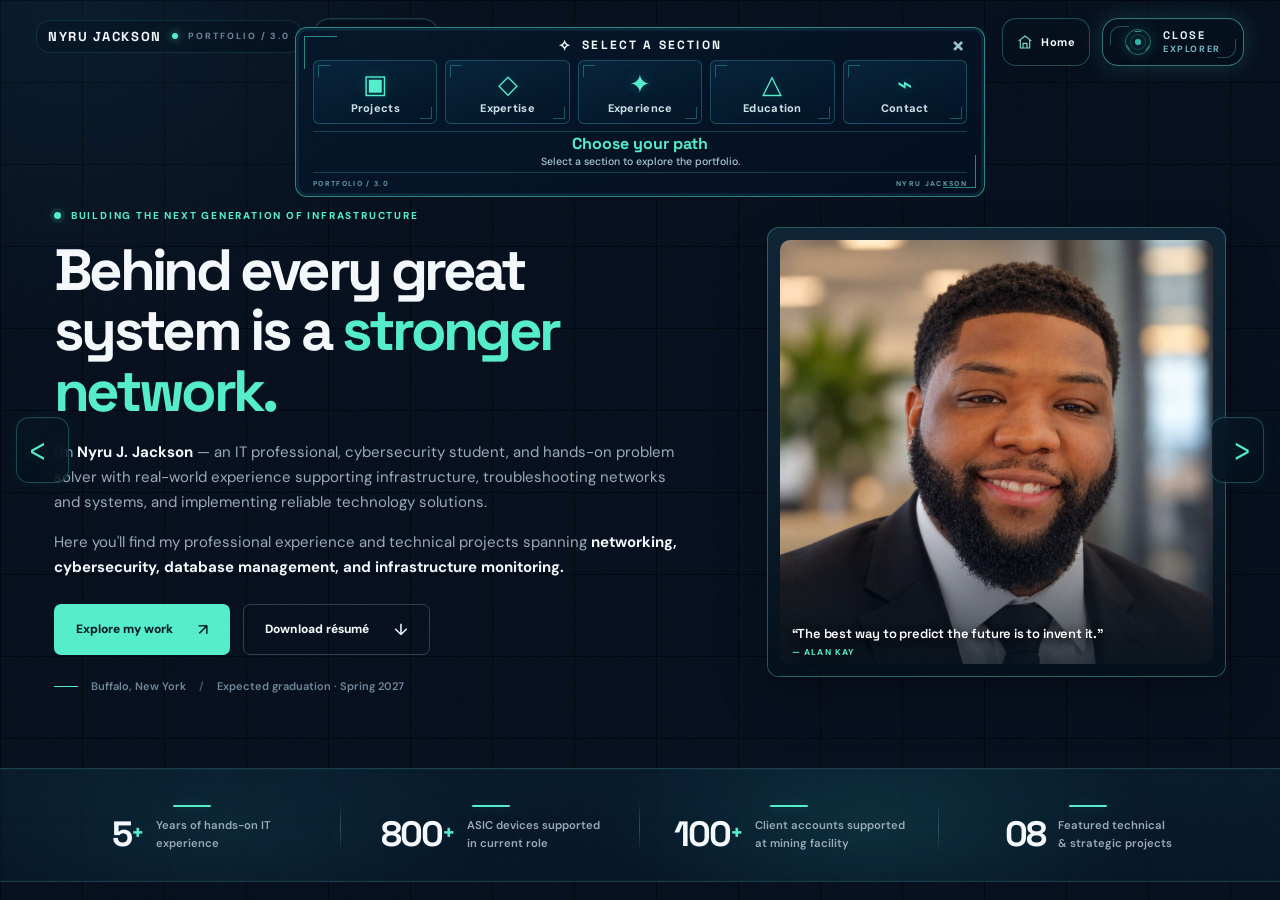
<file: index.html>
<!doctype html>
<html lang="en">
<head>
  <meta charset="utf-8">
  <meta name="viewport" content="width=device-width, initial-scale=1">
  <meta name="theme-color" content="#08111f">
  <script>
    (()=>{
      const root=document.documentElement;
      root.dataset.theme='dark';
      let saved=null;
      try{saved=localStorage.getItem('nj-portfolio-motion')}catch(e){}
      const systemPrefersReduced=window.matchMedia?.('(prefers-reduced-motion: reduce)').matches;
      root.dataset.motion=saved==='on'?'on':saved==='off'?'off':systemPrefersReduced?'off':'on';
    })();
  </script>
  <meta name="description" content="Nyru J. Jackson’s IT portfolio showcasing professional infrastructure support, networking, cybersecurity, systems troubleshooting, database work, and hands-on technical projects.">
  <meta property="og:type" content="website">
  <meta property="og:title" content="Nyru J. Jackson | Portfolio 3.0 — Dark Edition">
  <meta property="og:description" content="Networks. Security. Systems. Explore selected work, hands-on IT experience, and technical case studies.">
  <title>Nyru J. Jackson — Portfolio 3.0 — Dark Edition</title>
  <link rel="icon" href="assets/favicon.svg" type="image/svg+xml">
  <link rel="stylesheet" href="styles.css">
  <link rel="stylesheet" href="motion.css">
  <link rel="stylesheet" href="gallery.css">
  <link rel="stylesheet" href="sheikah-nav.css">
  <link rel="stylesheet" href="rune-selector.css">
  <link rel="stylesheet" href="rune-v8.css">
  <link rel="stylesheet" href="horizontal-chapters.css">
  <link rel="stylesheet" href="signal-deck.css">
  <link rel="stylesheet" href="signal-deck-v14.css">
  <link rel="stylesheet" href="interior-chapters-v15.css">
  <link rel="stylesheet" href="interior-chapters-v16.css">
  <link rel="stylesheet" href="interior-chapters-v17.css">
  <link rel="stylesheet" href="interior-chapters-v18.css">
  <link rel="stylesheet" href="interior-chapters-v19.css">
  <link rel="stylesheet" href="motion-toggle.css">
  <script src="script.js" defer></script>
  <script src="motion-toggle.js" defer></script>
  <script src="motion.js" defer></script>
  <script src="gallery.js" defer></script>
  <script src="edge-grid.js" defer></script>
  <script src="rune-selector.js" defer></script>
  <script src="horizontal-chapters.js" defer></script>
  <script src="chapter-life-v14.js" defer></script>
  <script src="interior-chapters-v17.js" defer></script>
  <script src="interior-chapters-v18.js" defer></script>
  <script src="interior-chapters-v19.js" defer></script>
  <script src="experience-corner-lights.js" defer></script>

</head>
<body>
  <a class="skip-link" href="#main">Skip to content</a>
  <div class="noise" aria-hidden="true"></div>
  <header class="sheikah-header" id="top">
    <div class="sheikah-identity">
      <a class="sheikah-brand" href="#top" aria-label="Back to top">
        <span class="sheikah-brand-title">NYRU JACKSON</span>
        <span class="sheikah-brand-dot" aria-hidden="true"></span>
        <span class="sheikah-brand-sub">PORTFOLIO / 3.0</span>
      </a>
      <button type="button" class="sheikah-motion" id="motion-toggle" aria-pressed="true" title="Turn animations off" aria-label="Animations are on. Turn animations off">
        <svg viewBox="0 0 24 24" fill="none" stroke="currentColor" stroke-width="1.8" stroke-linecap="round" stroke-linejoin="round" aria-hidden="true"><path id="motion-icon-path" d="M8 6v12M16 6v12"/></svg>
        <span id="motion-word">Animations On</span>
      </button>
    </div>

    <div class="sheikah-controls">
      <button type="button" id="chapter-home" class="chapter-home-button" aria-label="Go to home section" title="Back to Home">
        <svg viewBox="0 0 24 24" fill="none" stroke="currentColor" stroke-width="1.7" stroke-linecap="round" stroke-linejoin="round" aria-hidden="true"><path d="m3 10 9-7 9 7"/><path d="M5 9.5V21h14V9.5M9 21v-7h6v7"/></svg>
        <span>Home</span>
      </button>
      <div class="sheikah-menu-wrap">
        <button type="button" id="menu-toggle" class="sheikah-trigger" aria-controls="primary-nav compact-nav" aria-expanded="true" aria-label="Close explorer">
          <span class="sheikah-trigger-core" aria-hidden="true">
            <i></i><i></i><i></i>
          </span>
          <span class="sheikah-trigger-copy">
            <span class="sheikah-trigger-label" id="explorer-trigger-label">Close</span>
            <span class="sheikah-trigger-sub" id="explorer-trigger-sub">Explorer</span>
          </span>
        </button>

        <nav id="primary-nav" class="rune-selector open" aria-label="Portfolio sections">
          <div class="rune-selector-top"><span class="rune-top-decoration" aria-hidden="true">✧</span><span>SELECT A SECTION</span><button type="button" class="rune-close" id="rune-close" aria-label="Close navigation">×</button></div>
          <div class="rune-tiles" role="list">
            <a href="#work" class="rune-tile" role="listitem" data-label="Projects" data-detail="Case studies and technical projects"><span class="rune-glyph" aria-hidden="true">▣</span><span class="rune-name">Projects</span></a>
            <a href="#expertise" class="rune-tile" role="listitem" data-label="Expertise" data-detail="Networks, systems &amp; security"><span class="rune-glyph" aria-hidden="true">◇</span><span class="rune-name">Expertise</span></a>
            <a href="#experience" class="rune-tile" role="listitem" data-label="Experience" data-detail="Professional background"><span class="rune-glyph" aria-hidden="true">✦</span><span class="rune-name">Experience</span></a>
            <a href="#education" class="rune-tile" role="listitem" data-label="Education" data-detail="Studies and credentials"><span class="rune-glyph" aria-hidden="true">△</span><span class="rune-name">Education</span></a>
            <a href="#contact" class="rune-tile" role="listitem" data-label="Contact" data-detail="Get in touch"><span class="rune-glyph" aria-hidden="true">⌁</span><span class="rune-name">Contact</span></a>
          </div>
          <div class="rune-detail"><strong id="rune-detail-title">Choose your path</strong><span id="rune-detail-desc">Select a section to explore the portfolio.</span></div>
          <div class="rune-selector-footer"><span>PORTFOLIO / 3.0</span><span>NYRU JACKSON</span></div>
        </nav>
        <nav id="compact-nav" class="rune-selector rune-compact open" aria-label="Portfolio sections compact">
          <div class="rune-selector-top"><span class="rune-top-decoration" aria-hidden="true">✧</span><span>SELECT A SECTION</span><button type="button" class="rune-close" id="rune-close-compact" aria-label="Close navigation">×</button></div>
          <div class="rune-tiles" role="list">
            <a href="#work" class="rune-tile" role="listitem" data-label="Projects" data-detail="Case studies and technical projects"><span class="rune-glyph" aria-hidden="true">▣</span><span class="rune-name">Projects</span></a>
            <a href="#expertise" class="rune-tile" role="listitem" data-label="Expertise" data-detail="Networks, systems &amp; security"><span class="rune-glyph" aria-hidden="true">◇</span><span class="rune-name">Expertise</span></a>
            <a href="#experience" class="rune-tile" role="listitem" data-label="Experience" data-detail="Professional background"><span class="rune-glyph" aria-hidden="true">✦</span><span class="rune-name">Experience</span></a>
            <a href="#education" class="rune-tile" role="listitem" data-label="Education" data-detail="Studies and credentials"><span class="rune-glyph" aria-hidden="true">△</span><span class="rune-name">Education</span></a>
            <a href="#contact" class="rune-tile" role="listitem" data-label="Contact" data-detail="Get in touch"><span class="rune-glyph" aria-hidden="true">⌁</span><span class="rune-name">Contact</span></a>
          </div>
          <div class="rune-detail"><strong>Choose your path</strong><span>Select a section to explore the portfolio.</span></div>
          <div class="rune-selector-footer"><span>PORTFOLIO / 3.0</span><span>NYRU JACKSON</span></div>
        </nav>
      </div>
    </div>
  </header>

  <nav class="chapter-arrows" aria-label="Browse portfolio chapters">
    <button type="button" class="chapter-arrow chapter-arrow-prev" id="chapter-prev" title="Previous section" aria-label="Previous chapter">
      <span class="chapter-arrow-glyph" aria-hidden="true">‹</span>
      <span class="chapter-arrow-copy" id="chapter-prev-label">Contact</span>
    </button>
    <button type="button" class="chapter-arrow chapter-arrow-next" id="chapter-next" title="Next section" aria-label="Next chapter">
      <span class="chapter-arrow-copy" id="chapter-next-label">Work</span>
      <span class="chapter-arrow-glyph" aria-hidden="true">›</span>
    </button>
    <div class="chapter-position" role="status" aria-live="polite" aria-atomic="true" id="chapter-position">01 / 06 · HOME</div>
  </nav>

  <div class="chapter-deck-fx" id="chapter-deck-fx" aria-hidden="true">
    <span class="deck-screen-tint"></span>
    <span class="deck-sweep"></span>
    <span class="deck-label"><span class="deck-eyebrow" id="deck-eyebrow">PORTFOLIO // 02</span><span class="deck-name" id="deck-name">SELECTED WORK</span><span class="deck-line"></span></span>
  </div>

  <main id="main">
    <div class="experience-corner-lights" aria-hidden="true">
      <span class="experience-corner-spot spot-left"></span>
      <span class="experience-corner-spot spot-right"></span>
    </div>
    <div class="opening-screen">
      <div class="hero-grid-pattern" aria-hidden="true"></div>
      <div class="edge-grid-reactive" aria-hidden="true"></div>
      <div class="hero-code-streams" aria-hidden="true"><span class="code-stream stream-0">0F3A81B7E2C9</span><span class="code-stream stream-1">A79C40B3D0EF</span><span class="code-stream stream-2">011010101100</span><span class="code-stream stream-3">D8EF03A1B706</span><span class="code-stream stream-4">4F8C2E901D6A</span><span class="code-stream stream-5">9A72C0DB5F18</span><span class="code-stream stream-6">E4B8C107F2A9</span><span class="code-stream stream-7">02D7A6F9B103</span><span class="code-stream stream-8">8C42DA01F7B3</span><span class="code-stream stream-9">1F70B3A68E4D</span><span class="code-stream stream-10">B7A102FE403C</span><span class="code-stream stream-11">0A8BC53F219D</span></div>
    <section class="hero shell" aria-labelledby="hero-title">
      <div class="hero-copy">
        <div class="eyebrow"><span class="online-dot"></span> BUILDING THE NEXT GENERATION OF INFRASTRUCTURE</div>
        <h1 id="hero-title">Behind every great system is a <em>stronger network.</em></h1>
        <p class="hero-lede">I'm <strong>Nyru J. Jackson</strong> — an IT professional, cybersecurity student, and hands-on problem solver with real-world experience supporting infrastructure, troubleshooting networks and systems, and implementing reliable technology solutions.</p>
        <p class="hero-lede" style="margin-top: 18px">Here you'll find my professional experience and technical projects spanning <strong>networking, cybersecurity, database management, and infrastructure monitoring.</strong></p>
        <div class="hero-actions"><a class="btn btn-primary" href="#work">Explore my work <span aria-hidden="true">↗</span></a><a class="btn btn-outline" href="assets/Nyru_Jackson_Resume.docx" download>Download résumé <span aria-hidden="true">↓</span></a></div>
        <div class="hero-meta"><span class="meta-line"></span> Buffalo, New York <span class="separator">/</span> Expected graduation · Spring 2027</div>
      </div>
      <figure class="hero-photo-panel" aria-label="Professional portrait">
        <img src="assets/profile_headshot.jpg" alt="Professional portrait of Nyru J. Jackson in a suit" width="1118" height="1376" loading="eager" fetchpriority="high">
        <figcaption class="portrait-quote"><span class="portrait-quote-text">“The best way to predict the future is to invent it.”</span><span class="portrait-quote-author">— Alan Kay</span></figcaption>
      </figure>
    </section>

    <section class="metrics-wrap" aria-label="At a glance">
      <div class="shell metrics">
        <div class="metric"><div class="metric-content"><strong>5<span>+</span></strong><span>Years of hands-on IT<br>experience</span></div></div>
        <div class="metric"><div class="metric-content"><strong>800<span>+</span></strong><span>ASIC devices supported<br>in current role</span></div></div>
        <div class="metric"><div class="metric-content"><strong>100<span>+</span></strong><span>Client accounts supported<br>at mining facility</span></div></div>
        <div class="metric"><div class="metric-content"><strong>08</strong><span>Featured technical<br>& strategic projects</span></div></div>
      </div>
    </section>

    </div>

    <section aria-labelledby="expertise-title" class="feature-section" id="expertise"><svg aria-hidden="true" class="expertise-ambient" preserveaspectratio="xMidYMid slice" viewbox="0 0 1500 820">
<g fill="none" opacity=".36" stroke="currentColor" stroke-width="1.2"><path d="M0 180 225 86 490 250 760 126 1105 270 1500 75"></path><path d="M0 500 210 380 490 540 765 360 1080 580 1500 420"></path><path d="M210 380 225 86M490 250 490 540M765 360 760 126M1105 270 1080 580M0 500 490 250M490 540 1105 270"></path></g>
<g fill="currentColor" opacity=".55"><circle cx="225" cy="86" r="4"></circle><circle cx="490" cy="250" r="4"></circle><circle cx="760" cy="126" r="4"></circle><circle cx="1105" cy="270" r="4"></circle><circle cx="490" cy="540" r="4"></circle><circle cx="1080" cy="580" r="4"></circle></g>
</svg><div class="shell">
<div class="section-kicker"><span>02 / WHAT I BRING</span><span class="section-rule"></span></div>
<div class="expertise-head">
<div class="expertise-intro"><h2 id="expertise-title">Built for <em>the details.</em></h2><p>My experience crosses the full lifecycle of IT — from hardware and connectivity to architecture, access control, and technical documentation.</p></div>
<div aria-label="Interactive illustrative technology network map. Hover or focus a skill to light its connection." class="expertise-network-panel" role="group">
<div class="expertise-network-top"><span class="micro-label">SKILL CONNECTIONS / LIVE MAP</span><span class="map-label">ILLUSTRATIVE • INTERACTIVE</span></div>
<svg aria-label="Connected hub diagram with Networks, Security, Data, and Delivery. Hover a skill card to trace its connection." class="network-diagram network-diagram-v16" role="img" viewbox="0 0 760 390">
<defs><lineargradient id="skillroute" x1="0" x2="1" y1="0" y2="1"><stop stop-color="#55edca"></stop><stop offset="1" stop-color="#3b9aca"></stop></lineargradient><radialgradient id="skillcore"><stop stop-color="#1b817f" stop-opacity=".38"></stop><stop offset="1" stop-color="#0a2637" stop-opacity=".06"></stop></radialgradient></defs>
<g class="map-grid" opacity=".12" stroke="#4bbdba" stroke-width=".7"><path d="M0 65H760M0 130H760M0 195H760M0 260H760M0 325H760M76 0V390M152 0V390M228 0V390M304 0V390M380 0V390M456 0V390M532 0V390M608 0V390M684 0V390"></path></g>
<g class="map-link-group" fill="none" stroke="url(#skillroute)" stroke-width="2">
<path class="map-link" d="M380 193 C295 175 295 94 182 94" data-skill="0"></path>
<path class="map-link" d="M380 193 C467 165 475 94 577 94" data-skill="1"></path>
<path class="map-link" d="M380 193 C293 220 285 292 182 294" data-skill="2"></path>
<path class="map-link" d="M380 193 C468 230 466 292 577 294" data-skill="3"></path>
</g>
<g class="map-signal-dots" fill="#55edca"><circle class="signal-dot" data-skill="0" r="5"></circle><circle class="signal-dot" data-skill="1" r="5"></circle><circle class="signal-dot" data-skill="2" r="5"></circle><circle class="signal-dot" data-skill="3" r="5"></circle></g>
<circle class="map-core-halo" cx="380" cy="193" fill="url(#skillcore)" r="84" stroke="#55edca" stroke-opacity=".28"></circle>
<circle class="map-core-ring" cx="380" cy="193" fill="#0b293b" r="63" stroke="#56ddc8" stroke-opacity=".56" stroke-width="1"></circle>
<rect fill="#103d49" height="64" rx="11" stroke="#55edca" stroke-width="1.6" width="72" x="344" y="161"></rect>
<g class="map-core-lines" fill="none" stroke="#72eee1" stroke-width="1.8"><path d="M358 176h44v8h-44zM358 190h44v8h-44zM358 204h44v8h-44z"></path></g>
<text class="core-caption" text-anchor="middle" x="380" y="249">IT INFRASTRUCTURE</text>
<g aria-label="Highlight network infrastructure connection" class="map-point" data-skill="0" role="button" tabindex="0"><rect height="67" rx="11" width="206" x="76" y="60"></rect><circle cx="102" cy="93" r="9"></circle><text x="123" y="89">NETWORKS</text><text class="point-detail" x="123" y="105">CONNECTIVITY / SYSTEMS</text></g>
<g aria-label="Highlight cybersecurity connection" class="map-point" data-skill="1" role="button" tabindex="0"><rect height="67" rx="11" width="206" x="480" y="60"></rect><circle cx="506" cy="93" r="9"></circle><text x="528" y="89">SECURITY</text><text class="point-detail" x="528" y="105">ACCESS / HARDENING</text></g>
<g aria-label="Highlight data systems connection" class="map-point" data-skill="2" role="button" tabindex="0"><rect height="67" rx="11" width="206" x="76" y="260"></rect><circle cx="102" cy="293" r="9"></circle><text x="123" y="289">DATA</text><text class="point-detail" x="123" y="305">MODELS / INFORMATION</text></g>
<g aria-label="Highlight problem-solving and delivery connection" class="map-point" data-skill="3" role="button" tabindex="0"><rect height="67" rx="11" width="206" x="480" y="260"></rect><circle cx="506" cy="293" r="9"></circle><text x="528" y="289">DELIVERY</text><text class="point-detail" x="528" y="305">TESTING / DOCUMENTATION</text></g>
</svg>
<div class="expertise-network-bottom"><span class="online-dot"></span><span>HOVER A SKILL TO TRACE A CONNECTION</span><strong aria-live="polite" id="network-status">ALL SYSTEMS CONNECTED</strong></div>
</div>
</div>
<div class="expertise-grid">
<article aria-label="Highlight Networks &amp; infrastructure on network diagram" class="expertise-card" data-skill="0" tabindex="0"><span class="expertise-no">01</span><div class="expertise-symbol">⌘</div><h3>Networks &amp; infrastructure</h3><p>IP addressing, subnetting, connectivity diagnostics, hardware deployment, uptime monitoring, and performance optimization.</p><div class="tag-list"><span>TCP/IP</span><span>Subnetting</span><span>Infrastructure</span></div></article>
<article aria-label="Highlight Cybersecurity operations on network diagram" class="expertise-card" data-skill="1" tabindex="0"><span class="expertise-no">02</span><div class="expertise-symbol">◇</div><h3>Cybersecurity operations</h3><p>System hardening, identity and access management, least privilege, network segmentation, and audit-log analysis.</p><div class="tag-list"><span>CIS Controls</span><span>Linux</span><span>pfSense</span></div></article>
<article aria-label="Highlight Data &amp; information systems on network diagram" class="expertise-card" data-skill="2" tabindex="0"><span class="expertise-no">03</span><div class="expertise-symbol">▦</div><h3>Data &amp; information systems</h3><p>Relational database concepts, Microsoft Access forms and reports, SQL querying, data models, and documentation.</p><div class="tag-list"><span>SQL</span><span>Microsoft Access</span><span>EER</span></div></article>
<article aria-label="Highlight Problem-solving &amp; delivery on network diagram" class="expertise-card" data-skill="3" tabindex="0"><span class="expertise-no">04</span><div class="expertise-symbol">↗</div><h3>Problem-solving &amp; delivery</h3><p>Turning goals into technical requirements, testing work, documenting solutions, and understanding operational trade-offs. Project management and business operations provide context for planning, documentation, and technical decision-making.</p><div class="tag-list"><span>Project planning</span><span>Testing</span><span>Documentation</span></div></article>
</div>
</div></section>


    <section class="section shell projects-section" id="work" aria-labelledby="work-title">
      <div class="section-kicker"><span>01 / SELECTED WORK</span><span class="section-rule"></span></div>
      <div class="section-header"><div><h2 id="work-title">The work <em>speaks.</em></h2><p>Hands-on labs, technical case studies, and independent builds spanning networking, cybersecurity, databases, and infrastructure.</p></div><div class="section-count">08 <span>PROJECTS</span></div></div>
      <div class="filter-bar" role="group" aria-label="Filter projects">
        <div class="filter-chips" id="filter-chips"><button type="button" class="chip active" data-filter="all" aria-pressed="true">All work <span>08</span></button><button type="button" class="chip" data-filter="networking" aria-pressed="false">Networking</button><button type="button" class="chip" data-filter="security" aria-pressed="false">Security</button><button type="button" class="chip" data-filter="database" aria-pressed="false">Databases</button><button type="button" class="chip" data-filter="strategy" aria-pressed="false">Strategy</button></div>
        <div class="project-search"><svg viewBox="0 0 24 24" fill="none" stroke="currentColor" stroke-width="2" aria-hidden="true"><circle cx="10.5" cy="10.5" r="6.5"/><path d="m15.5 15.5 5 5"/></svg><label class="sr-only" for="search-projects">Search projects</label><input id="search-projects" type="search" placeholder="Search projects..."></div>
      </div>
      <div class="projects-grid" id="projects-grid" aria-live="polite"></div>
      <div class="empty-state" id="empty-state" hidden>No projects found. Try another filter or search.</div>
      <p class="project-note">Projects are labeled as coursework, team work, concepts, or personal builds. Screenshots are from supplied project materials, except the monitoring dashboard's illustrative graphic.</p>
    </section>

    <section aria-labelledby="experience-title" class="section shell experience-section" id="experience">
<div class="section-kicker"><span>03 / PROFESSIONAL EXPERIENCE</span><span class="section-rule"></span></div>
<div class="section-header"><div><h2 id="experience-title">Beyond the <em>classroom.</em></h2><p>Real technical responsibilities, production environments, and hands-on operational troubleshooting.</p></div></div>
<div aria-hidden="true" class="career-track-heading"><span>CAREER TIMELINE / 2020 — TODAY</span><span>FIELD WORK → INFRASTRUCTURE</span></div><div class="timeline">
<article class="timeline-item nestor-experience" data-career-step="01">
<div class="job-time">DEC 2024 — PRESENT</div>
<div class="job-content" tabindex="0">
<h3>IT Technician</h3>
<p class="job-company">Nestor Technologies <span>·</span> Buffalo, NY</p>
<p>Primary on-site technician supporting daily operations at a cryptocurrency mining facility with <strong>800+ ASIC devices</strong> across <strong>100+ client accounts</strong>. Troubleshoot IP addressing, subnetting, network connectivity, miner performance, and hardware faults. Monitor equipment health and help restore miners that do not return to service as expected after automated curtailment events.</p>
<div class="job-tags"><span>IP addressing &amp; connectivity</span><span>Hiveon Enterprise</span><span>Post-curtailment recovery</span><span>ASIC hardware</span></div>

</div><details class="operations-detail">
<summary><span class="operations-summary-main"><span aria-hidden="true" class="summary-spark">↗</span>Explore infrastructure operations</span><span class="operations-summary-hint">REAL-WORLD TECHNICAL EXPERIENCE <span aria-hidden="true">+</span></span></summary>
<div class="operations-body">
<div class="operations-heading"><div><span class="operations-eyebrow">PRODUCTION OPERATIONS / SCOPE OF WORK</span><h4>Keeping infrastructure connected and operational.</h4></div><p>Hands-on experience across physical networking, system monitoring, and troubleshooting in a production environment.</p></div>
<div class="operations-grid">
<div class="operations-unit"><span class="operations-index">01 / NETWORK INFRASTRUCTURE</span><h5>Network infrastructure</h5><p>Ethernet cabling and termination, switch configurations, IP addressing, connectivity troubleshooting, and network-connected equipment deployment.</p></div>
<div class="operations-unit"><span class="operations-index">02 / SYSTEMS MONITORING</span><h5>Systems monitoring</h5><p>Monitoring equipment health, system performance, alerts, connectivity, and operational availability in a production environment.</p></div>
<div class="operations-unit"><span class="operations-index">03 / TECHNICAL TROUBLESHOOTING</span><h5>Technical troubleshooting</h5><p>Diagnosing hardware and connectivity faults, resolving equipment issues, and verifying systems return to normal operation.</p></div>
</div>
<div class="operations-context">
<div class="ops-target"><span class="operations-eyebrow">SERVICE-LEVEL CONTEXT</span><strong>90<span>%</span></strong><small>Contract requires maintaining 90% uptime.</small></div>
<div class="ops-process"><span class="operations-eyebrow">ENERGY-AWARE OPERATIONS</span><div aria-label="Day-ahead market signals inform automated curtailment, followed by equipment restart and technician verification" class="process-flow"><span>Day-ahead market</span><b aria-hidden="true">→</b><span>Automated curtailment</span><b aria-hidden="true">→</b><span>Restart &amp; technician verification</span></div><p>The facility uses day-ahead electricity market information, curtailment, and demand-response programs to manage operating economics. I monitor the resulting equipment state and understand the business impact.</p></div>
</div>
</div>
</details><span class="timeline-arrow">↗</span>
</article>
<article class="timeline-item terratek-experience" data-career-step="02">
<div class="job-time">MAR 2023 — JAN 2024</div>
<div class="job-content" tabindex="0">
<h3>Data Acquisition Technician / Project Manager</h3>
<p class="job-company">Terratek GPS Modeling <span>·</span> Tonawanda, NY</p>
<p>Supported survey and mapping projects that combined field stakeout, LiDAR and photogrammetry data capture, and office-based model preparation. My work included staking solar-field points in the field, collecting control and GPS observations for elevation correction, processing scan data, and turning site information into usable layouts, linework, and deliverables.</p>
<div class="job-tags"><span>Field stakeout</span><span>LiDAR &amp; photogrammetry</span><span>Control points &amp; elevations</span><span>Drafting &amp; deliverables</span></div>

</div><details class="operations-detail terratek-detail">
<summary><span class="operations-summary-main"><span aria-hidden="true" class="summary-spark">↗</span>Explore geospatial operations</span><span class="operations-summary-hint">FIELD + PROCESSING WORKFLOW <span aria-hidden="true">+</span></span></summary>
<div class="operations-body terratek-body tt-clean">
<div class="tt-overview">
<span class="operations-eyebrow">FIELDWORK / GEOSPATIAL PROCESSING</span>
<h4>From the field to the finished model.</h4>
<p>At Terratek, I worked across field stakeout, GNSS ground control, LiDAR and photogrammetry data capture, and preparation of mapping and terrain deliverables.</p>
</div>
<div aria-label="Survey and mapping workflow" class="tt-steps">
<div><span>01 / FIELD</span><strong>Stakeout &amp; control</strong></div>
<div><span>02 / CAPTURE</span><strong>GNSS, LiDAR &amp; drone data</strong></div>
<div><span>03 / PROCESS</span><strong>Models, surfaces &amp; drafting</strong></div>
</div>
<section aria-label="Selected geospatial work examples" class="tt-gallery">
<div class="tt-gallery-head">
<div>
<span class="operations-eyebrow">SELECTED WORK / REAL PROJECT VISUALS</span>
<h5>Technical work, documented.</h5>
</div>
<div aria-label="Choose work example" class="tt-tabs" role="tablist">
<button aria-controls="tt-stage" aria-selected="true" class="tt-tab is-active" data-tt-index="0" id="tt-tab-solar" role="tab" type="button">Solar field</button>
<button aria-controls="tt-stage" aria-selected="false" class="tt-tab" data-tt-index="1" id="tt-tab-resort" role="tab" tabindex="-1" type="button">Ski resort</button>
<button aria-controls="tt-stage" aria-selected="false" class="tt-tab" data-tt-index="2" id="tt-tab-tin" role="tab" tabindex="-1" type="button">TIN surface</button>
</div>
</div>
<figure aria-labelledby="tt-tab-solar" class="tt-stage" id="tt-stage" role="tabpanel" tabindex="0">
<img alt="Survey-software view of a processed solar-field model with mapped rows" id="tt-stage-image" loading="lazy" src="assets/terratek_solar_hero.webp"/>
<figcaption><span class="tt-caption-label" id="tt-stage-label">SOLAR-FIELD PROCESSING</span><span id="tt-stage-caption">Processed model showing solar-array rows, surveyed features, and site layout.</span><span class="tt-image-counter" id="tt-image-counter">01 / 03</span></figcaption>
</figure>
</section>
<p class="tt-footnote">Images are examples of real project work. Original site coordinates and restricted project files are not provided on this website.</p>
</div>
</details><span class="timeline-arrow">↗</span>
</article>
<article class="timeline-item" data-career-step="03"><div class="job-time">DEC 2022 — MAR 2023</div><div class="job-content" tabindex="0"><h3>Security and Systems Technician</h3><p class="job-company">Brown Security Solutions <span>·</span> Hamburg, NY</p><p>Installed and configured access-control equipment including card readers and biometric scanners. Performed software updates, system diagnostics, and hardware testing.</p><div class="job-tags"><span>Access control</span><span>Hardware</span><span>Diagnostics</span></div></div><span class="timeline-arrow">↗</span></article>
<article class="timeline-item" data-career-step="04"><div class="job-time">JAN 2020 — JAN 2023</div><div class="job-content" tabindex="0"><h3>Installation Technician</h3><p class="job-company">ADT Security Systems <span>·</span> Cheektowaga, NY</p><p>Installed security and surveillance systems for residential and commercial customers, including CCTV, DVRs, NVRs, low-voltage wiring, and access-control components. Troubleshot video, signal, and network communication issues.</p><div class="job-tags"><span>CCTV / NVR / DVR</span><span>Low-voltage systems</span><span>Field service</span></div></div><span class="timeline-arrow">↗</span></article>
</div>
</section>


    <section aria-labelledby="education-title" class="education-section" id="education"><div class="shell">
<div class="section-kicker"><span>04 / EDUCATION &amp; CREDENTIALS</span><span class="section-rule"></span></div>
<div class="section-header"><div><h2 id="education-title">Always <em>learning.</em></h2><p>Academic foundations, technical training, and professional development.</p></div></div>
<div aria-label="University academic pathway: in-progress ITM undergraduate degree and Cybersecurity minor, then prospective graduate MIS studies" class="learning-journey">
<div class="learning-journey-heading"><span class="tiny-heading">04 / ACADEMIC PATHWAY</span><strong>From foundations to what comes next.</strong><small>Hover a stage to follow the path</small></div>
<div class="learning-journey-stages">
<div class="learning-step is-current" data-stage="0" tabindex="0"><span class="learning-index">01 / PRESENT</span><span class="learning-icon">▣</span><strong><span>Information Technology and Management</span> <span class="degree-term">Undergraduate</span></strong><p>University at Buffalo</p><small>Graduation expected Spring 2027</small></div>
<div aria-hidden="true" class="learning-segment"><i></i><span>IN PROGRESS</span></div>
<div class="learning-step is-current" data-stage="1" tabindex="0"><span class="learning-index">02 / CONCURRENT</span><span class="learning-icon">⌁</span><strong><span>Cybersecurity</span> <span class="degree-term">Minor</span></strong><p>Part of undergraduate studies</p><small>Studies in progress</small></div>
<div aria-hidden="true" class="learning-segment"><i></i><span>4+1 PATHWAY</span></div>
<div class="learning-step is-future" data-stage="2" tabindex="0"><span class="learning-index">03 / GRADUATE PATHWAY</span><span class="learning-icon">↗</span><strong><span>Management Information Systems</span> <span class="degree-term">Graduate Studies</span></strong><p>4+1 academic pathway</p><small>Not yet completed or earned</small></div>
</div>
<div class="learning-journey-footer"><span class="learning-key"><b></b> Undergrad / current studies</span><span class="learning-key"><b></b> Graduate pathway / future</span></div>
</div><div class="education-grid">
<div class="school-card school-card-pathway">
<div class="school-top"><span class="mini-circle">UB</span><span class="pill-status">UNDERGRAD · SPRING 2027</span></div>
<h3>University at Buffalo</h3>
<p><strong>Information Technology and Management (ITM)</strong> <span>·</span> <strong class="degree-term">Undergraduate Degree</strong></p>
<div class="school-line"><strong class="degree-term">Minor</strong> in <strong class="degree-term">Cybersecurity</strong></div>

<div class="pathway-note"><span class="tiny-heading">4+1 PROGRAM · GRADUATE PATHWAY</span><strong>Master's pathway: <span class="degree-term">Management Information Systems (MIS)</span></strong><p>Information Technology and Management undergraduate graduation expected Spring 2027. Management Information Systems graduate studies may begin Fall 2027.</p></div>
<div class="school-bottom">2024 — PRESENT <span aria-hidden="true">↗</span></div>
</div>
<div class="credentials-card credential-list-six"><span class="tiny-heading">CERTIFICATIONS &amp; TRAINING</span>
<div class="credential"><span aria-hidden="true" class="credential-icon">✦</span><div><strong>CompTIA Tech+</strong><span>Earned</span></div><span aria-label="Earned" class="credential-check">✓</span></div>
<div class="credential"><span aria-hidden="true" class="credential-icon">✦</span><div><strong>CompTIA A+</strong><span>Earned</span></div><span aria-label="Earned" class="credential-check">✓</span></div>
<div class="credential"><span aria-hidden="true" class="credential-icon">✦</span><div><strong>CompTIA Network+</strong><span>Not yet earned</span></div></div>
<div class="credential"><span aria-hidden="true" class="credential-icon">✦</span><div><strong>CompTIA Security+</strong><span>Not yet earned</span></div></div>
<div class="credential"><span aria-hidden="true" class="credential-icon">✦</span><div><strong>CompTIA Cloud+</strong><span>Not yet earned</span></div></div>
<div class="credential"><span aria-hidden="true" class="credential-icon">⌁</span><div><strong>Google IT Support Fundamentals</strong><span>Completed</span></div><span aria-label="Completed" class="credential-check">✓</span></div>
</div>
<div class="prior-education"><span class="tiny-heading">ADDITIONAL EDUCATION</span><div><h3>Buffalo Center for Arts and Technology</h3><p>IT Career Training Program <span>·</span> 2025–present</p></div><div><h3>Erie Community College</h3><p>Associate of Science, Liberal Arts <span>·</span> 2015–2017</p></div></div>
</div>
</div></section>


    <section aria-labelledby="contact-title" class="cta-section shell" id="contact">
<div aria-hidden="true" class="contact-edge-waves wave-left"><svg preserveaspectratio="none" viewbox="0 0 230 600"><g fill="none" stroke="currentColor" stroke-width="1.2"><path d="M-40 0C170 90 50 220 240 310S110 480 250 600"></path><path d="M-70 0C140 90 20 220 210 310S80 480 220 600"></path><path d="M-100 0C110 90 -10 220 180 310S50 480 190 600"></path><path d="M-130 0C80 90 -40 220 150 310S20 480 160 600"></path><path d="M-160 0C50 90 -70 220 120 310S-10 480 130 600"></path></g></svg></div>
<div aria-hidden="true" class="contact-edge-waves wave-right"><svg preserveaspectratio="none" viewbox="0 0 230 600"><g fill="none" stroke="currentColor" stroke-width="1.2"><path d="M-40 0C170 90 50 220 240 310S110 480 250 600"></path><path d="M-70 0C140 90 20 220 210 310S80 480 220 600"></path><path d="M-100 0C110 90 -10 220 180 310S50 480 190 600"></path><path d="M-130 0C80 90 -40 220 150 310S20 480 160 600"></path><path d="M-160 0C50 90 -70 220 120 310S-10 480 130 600"></path></g></svg></div>
<div class="contact-surface">
<div aria-hidden="true" class="contact-constellation"><svg preserveaspectratio="xMidYMid meet" viewbox="0 0 900 300"><g fill="none" opacity=".23" stroke="currentColor" stroke-width=".85"><path d="M-10 100 130 45 230 130 390 75 520 170 680 70 900 120"></path><path d="M-10 190 180 240 340 160 510 275 730 185 900 240"></path><path d="M130 45 180 240M230 130 340 160M390 75 520 170M680 70 730 185M520 170 730 185"></path></g><g fill="currentColor" opacity=".5"><circle cx="130" cy="45" r="2"></circle><circle cx="230" cy="130" r="2"></circle><circle cx="390" cy="75" r="2"></circle><circle cx="520" cy="170" r="2"></circle><circle cx="680" cy="70" r="2"></circle><circle cx="730" cy="185" r="2"></circle></g></svg></div>
<div class="contact-topline"><span>05 / CONNECT</span><span class="contact-topline-rule"></span><span>OPEN TO OPPORTUNITIES</span></div>
<div class="contact-center">
<div class="eyebrow"><span class="online-dot"></span> LET'S BUILD SOMETHING RELIABLE</div>
<h2 id="contact-title">Let's turn a complex<br/>problem into a <em>solution.</em></h2>
<p>Interested in my background, technical work, or projects? I'd be glad to connect and discuss how I could contribute to your team.</p>
<div class="cta-buttons"><a class="btn btn-primary" href="mailto:nyruj84@gmail.com?subject=Hello%20Nyru%20%E2%80%94%20Portfolio%20Inquiry">Send an email <span aria-hidden="true">↗</span></a><button class="btn btn-outline" id="copy-email" type="button">Copy email <span aria-hidden="true">⧉</span></button></div>
</div>
<div class="contact-bottom">
<div class="contact-mini-brand"><strong>NJ<span>.</span></strong><small>NYRU JACKSON<br/>NETWORKING / SYSTEMS / SECURITY</small></div>
<div class="contact-bottom-block"><span>LOCATION / CONTACT</span><a href="mailto:nyruj84@gmail.com">nyruj84@gmail.com</a><small>Buffalo, New York</small></div>
<div class="contact-bottom-block"><span>FIND ME ONLINE</span><a href="https://www.linkedin.com/in/NyruJ" rel="noopener noreferrer" target="_blank">LinkedIn ↗</a><a href="https://nyrujj.github.io/My-Portfolio/" rel="noopener noreferrer" target="_blank">My Portfolio ↗</a></div>
</div>
</div>
</section>


    </main>
  <footer class="footer shell"><a href="#top" class="footer-brand">NJ<span>.</span></a><p>© <span id="year">2026</span> Nyru J. Jackson <span>·</span> Built to show the work behind the work.</p><a href="#top" class="back-to-top">Back to top ↑</a></footer>

  <div class="modal-layer" id="project-modal" hidden><div class="modal-backdrop" data-close="true"></div><section class="modal-panel" role="dialog" aria-modal="true" aria-labelledby="modal-title" tabindex="-1"><div class="modal-top"><span class="modal-overline" id="modal-overline">PROJECT DETAIL</span><button type="button" class="modal-close" id="modal-close" aria-label="Close project details">✕</button></div><div id="modal-content"></div></section></div>
  <div class="lightbox" id="lightbox" role="dialog" aria-modal="true" aria-label="Expanded project image" hidden><button type="button" id="lightbox-close" aria-label="Close enlarged image">✕</button><img id="lightbox-image" alt=""><p id="lightbox-caption"></p></div>
  <div class="toast" id="toast" role="status" aria-live="polite"></div>
</body>
</html>
</file>
<file: styles.css>
@import url('https://fonts.googleapis.com/css2?family=DM+Sans:wght@400;500;600;700;800&family=Space+Grotesk:wght@400;500;600;700&display=swap');
:root{--bg:#08111f;--panel:#0d1b2b;--panel-2:#102335;--surface:#122436;--line:rgba(170,203,221,.14);--line2:rgba(170,203,221,.25);--text:#f4f8fb;--muted:#9aabba;--muted2:#70879b;--aqua:#55edca;--aqua-strong:#46e6c4;--blue:#4e9fff;--nav:rgba(8,17,31,.91);--dark-shadow:0 24px 90px rgba(0,0,0,.42);color-scheme:dark;scroll-behavior:smooth}
:root[data-theme="light"]{--bg:#f5f8fa;--panel:#fff;--panel-2:#eff4f7;--surface:#edf4f7;--line:rgba(16,39,61,.13);--line2:rgba(16,39,61,.24);--text:#0b1f32;--muted:#546b7d;--muted2:#6f8391;--aqua:#047e72;--aqua-strong:#007f71;--blue:#166fc4;--nav:rgba(245,248,250,.94);--dark-shadow:0 20px 70px rgba(24,47,66,.16);color-scheme:light}
*{box-sizing:border-box}html{scroll-padding-top:86px}body{margin:0;font-family:'DM Sans',Inter,system-ui,-apple-system,BlinkMacSystemFont,'Segoe UI',sans-serif;background:var(--bg);color:var(--text);line-height:1.6;overflow-x:hidden}::selection{background:var(--aqua);color:var(--bg)}button,input,a{font:inherit}a{color:inherit;text-decoration:none}button{cursor:pointer}button:focus-visible,a:focus-visible,input:focus-visible{outline:3px solid var(--aqua);outline-offset:4px}img{display:block;max-width:100%}h1,h2,h3,p{margin:0}h1,h2,h3{font-family:'Space Grotesk',Inter,Arial,sans-serif;letter-spacing:-.047em;line-height:1.08}em{font-style:normal;color:var(--aqua)}[hidden]{display:none!important}.sr-only,.skip-link:not(:focus){position:absolute;width:1px;height:1px;clip:rect(0,0,0,0);overflow:hidden;white-space:nowrap}.skip-link:focus{position:fixed;z-index:500;top:12px;left:12px;background:var(--aqua);color:#03151e;padding:12px;border-radius:6px}.noise{position:fixed;pointer-events:none;inset:0;z-index:100;opacity:.026;background-image:url("data:image/svg+xml,%3Csvg viewBox='0 0 180 180' xmlns='http://www.w3.org/2000/svg'%3E%3Cfilter id='n'%3E%3CfeTurbulence type='fractalNoise' baseFrequency='.85' numOctaves='3' stitchTiles='stitch'/%3E%3C/filter%3E%3Crect width='100%25' height='100%25' opacity='.23' filter='url(%23n)'/%3E%3C/svg%3E")}.shell{max-width:1300px;margin-inline:auto;padding-inline:52px}.header{position:sticky;top:0;z-index:80;background:var(--nav);border-bottom:1px solid var(--line);backdrop-filter:blur(18px)}.header-inner{height:86px;display:flex;align-items:center;justify-content:space-between;gap:25px}.brand{display:flex;align-items:center;gap:15px;white-space:nowrap}.brand-mark{font-family:'Space Grotesk',sans-serif;font-size:34px;line-height:1;font-weight:700;letter-spacing:-.095em}.accent-dot,.brand-mark .accent-dot{color:var(--aqua)}.brand-label{font-size:10px;font-weight:800;letter-spacing:.17em;line-height:1.3}.brand-sub{display:block;margin-top:5px;color:var(--muted2);font-weight:600;letter-spacing:.12em;font-size:8px}.primary-nav{display:flex;align-items:center;gap:29px}.primary-nav a{color:var(--muted);font-weight:700;font-size:12px;transition:color .2s}.primary-nav a:hover,.primary-nav a.active{color:var(--aqua)}.header-controls{display:flex;align-items:center;gap:14px}.header-contact{border:1px solid var(--line2);border-radius:7px;padding:11px 16px;font-size:12px;font-weight:800;white-space:nowrap}.header-contact span{margin-left:14px;color:var(--aqua)}.header-contact:hover{border-color:var(--aqua)}.icon-button{background:transparent;border:0;color:var(--muted);height:36px;width:36px;display:grid;place-items:center}.icon-button svg{width:20px;height:20px}.icon-button:hover{color:var(--aqua)}.menu-toggle{display:none}
.hero{position:relative;min-height:655px;padding-top:104px;padding-bottom:102px;display:grid;grid-template-columns:1.03fr .97fr;align-items:center;gap:58px}.hero:before{content:'';position:absolute;pointer-events:none;width:750px;height:590px;left:-270px;top:-220px;z-index:-1;background:radial-gradient(ellipse at 46% 40%,rgba(33,132,182,.1),transparent 65%)}.eyebrow{color:var(--aqua);display:flex;align-items:center;gap:10px;font-size:10px;font-weight:800;letter-spacing:.18em;line-height:1.4}.online-dot{display:inline-block;background:var(--aqua);width:7px;height:7px;flex:none;border-radius:50%;box-shadow:0 0 0 4px rgba(85,237,202,.10),0 0 22px rgba(85,237,202,.44)}.hero h1{font-size:clamp(45px,5.5vw,76px);max-width:675px;line-height:1.045;margin-top:25px;letter-spacing:-.062em}.hero h1 em{display:inline}.hero-lede{font-size:15.5px;color:var(--muted);max-width:520px;line-height:1.9;margin-top:25px}.hero-lede strong{font-weight:700;color:var(--text)}.hero-actions{display:flex;align-items:center;gap:13px;flex-wrap:wrap;margin-top:36px}.btn{border-radius:7px;display:inline-flex;align-items:center;justify-content:center;gap:25px;font-weight:800;font-size:12px;min-height:51px;padding:0 21px;border:1px solid transparent;transition:transform .2s,border-color .2s,background .2s;color:var(--text)}.btn:hover{transform:translateY(-2px)}.btn-primary{background:var(--aqua);color:#031b27}.btn-primary:hover{background:#91fbe5}.btn-outline{border-color:var(--line2);background:transparent}.btn-outline:hover{border-color:var(--aqua)}.btn span{font-size:16px;font-weight:500}.hero-meta{color:var(--muted2);font-size:11px;font-weight:600;display:flex;align-items:center;gap:13px;margin-top:39px}.meta-line{display:block;width:24px;height:1px;background:var(--aqua)}.separator{opacity:.65}.hero-visual{background:linear-gradient(140deg,#0d2131,#0b1928 65%,#081320);min-width:0;position:relative;min-height:450px;border:1px solid rgba(83,175,215,.27);border-radius:14px;box-shadow:0 30px 90px rgba(0,0,0,.19);padding:23px 23px 18px;overflow:visible;transform:translateY(7px)}.hero-visual:before{content:'';position:absolute;inset:0;pointer-events:none;border-radius:14px;background:radial-gradient(ellipse at 54% 55%,rgba(25,151,176,.17),transparent 60%)}.hero-visual-top,.visual-footer{position:relative;z-index:1;display:flex;align-items:center;justify-content:space-between;gap:12px;color:#80a6b8}.micro-label{font-size:9px;font-weight:800;letter-spacing:.18em}.terminal-indicator{font-size:8px;letter-spacing:.07em;color:#5aa3a8}.terminal-indicator span{display:inline-block;width:5px;height:5px;border-radius:50%;background:#55edca;margin-right:6px}.network-diagram{display:block;position:relative;width:100%;height:352px;margin-top:6px}.diagram-grid path{stroke:rgba(130,199,217,.07);stroke-width:1}.diagram-lines{stroke-width:1.8;stroke-dasharray:4 8;animation:line-flow 18s linear infinite}.diagram-node rect{fill:#112a3a;stroke:#397d8e;stroke-width:1.2}.diagram-node path{stroke:#3d8393;stroke-width:3;stroke-linecap:round}.diagram-node circle{fill:#55edca}.diagram-core rect{fill:#103b48;stroke:#55edca;stroke-width:1.7;filter:drop-shadow(0 0 12px rgba(85,237,202,.12))}.diagram-core path{fill:#0c2735;stroke:#6ce6d4;stroke-width:1}.diagram-core circle{fill:#61f6d3}.diagram-pulse{animation:pulse 4s ease-in-out infinite}.visual-footer{font-size:9px;font-weight:800;letter-spacing:.08em;padding-top:6px}.visual-footer>span:first-child{color:#a8e6d8}.visual-footer .online-dot{width:5px;height:5px;margin-right:7px}.orbit-label{position:absolute;right:-19px;top:27%;padding:10px 15px;border:1px solid rgba(85,237,202,.28);background:#133446;box-shadow:0 10px 30px rgba(0,0,0,.22);border-radius:6px;color:#bce9df;font-size:8px;font-weight:800;letter-spacing:.09em}.orbit-label span{color:#55edca;margin-left:8px}.label-two{top:auto;bottom:14%;right:auto;left:-24px;background:#112b3b}@keyframes pulse{0%,100%{opacity:.3;transform:scale(1);transform-origin:center}50%{opacity:.8;transform:scale(1.03);transform-origin:center}}@keyframes line-flow{from{stroke-dashoffset:0}to{stroke-dashoffset:-125}}
.metrics-wrap{border-block:1px solid var(--line);background:var(--panel)}.metrics{display:grid;grid-template-columns:repeat(4,1fr);padding-top:31px;padding-bottom:32px}.metric{display:flex;align-items:center;gap:20px;min-width:0;padding-left:32px;border-left:1px solid var(--line)}.metric:first-child{padding-left:0;border-left:0}.metric strong{font-family:'Space Grotesk',sans-serif;letter-spacing:-.055em;font-size:42px;font-weight:700;line-height:1}.metric strong span{font-size:26px;color:var(--aqua);vertical-align:8px}.metric>span{color:var(--muted);font-size:11px;font-weight:600;line-height:1.65}
.section{padding-top:116px;padding-bottom:116px}.section-kicker{display:flex;align-items:center;gap:22px;color:var(--aqua);font-size:10px;font-weight:800;letter-spacing:.2em;white-space:nowrap}.section-rule{height:1px;background:var(--line);flex:1}.section-header{display:flex;justify-content:space-between;align-items:end;gap:25px;margin-top:30px;margin-bottom:39px}.section-header h2{font-size:clamp(40px,5vw,66px)}.section-header p{color:var(--muted);font-size:14px;line-height:1.85;max-width:640px;margin-top:17px}.section-count{font-family:'Space Grotesk',sans-serif;white-space:nowrap;font-size:56px;line-height:.95;letter-spacing:-.07em;font-weight:700;color:var(--muted2);display:flex;align-items:flex-end;gap:11px}.section-count span{font-family:'DM Sans',sans-serif;letter-spacing:.14em;font-size:9px;color:var(--muted);font-weight:800;padding-bottom:6px}.filter-bar{display:flex;align-items:center;justify-content:space-between;gap:17px;margin-bottom:26px}.filter-chips{display:flex;flex-wrap:wrap;gap:8px}.chip{border:1px solid var(--line2);background:transparent;color:var(--muted);border-radius:5px;padding:9px 15px;font-size:11px;font-weight:800;transition:all .2s}.chip:hover{border-color:var(--aqua);color:var(--text)}.chip.active{border-color:var(--aqua);background:rgba(85,237,202,.09);color:var(--aqua)}.chip span{font-size:9px;color:var(--muted2);margin-left:3px}.project-search{min-width:205px;max-width:230px;flex:1;display:flex;align-items:center;gap:9px;padding:7px 10px;border-bottom:1px solid var(--line2)}.project-search svg{width:16px;flex:none;color:var(--muted2)}.project-search input{color:var(--text);border:0;outline:0;background:transparent;min-width:0;width:100%;font-size:11px}.project-search input::placeholder{color:var(--muted2)}.project-search:focus-within{border-bottom-color:var(--aqua)}.projects-grid{display:grid;grid-template-columns:repeat(6,minmax(0,1fr));gap:23px}.project-card{grid-column:span 3;border:1px solid var(--line);background:var(--panel);border-radius:10px;overflow:hidden;min-width:0;transition:transform .25s,border-color .25s,box-shadow .25s;display:flex;flex-direction:column}.project-card:hover{transform:translateY(-5px);border-color:rgba(85,237,202,.38);box-shadow:var(--dark-shadow)}.project-card.featured{grid-column:span 4}.project-card.small-feature{grid-column:span 2}.project-card.full-feature{grid-column:span 3}.project-image{height:234px;position:relative;background:#122d3d;overflow:hidden;cursor:pointer;display:block;width:100%;border:0;padding:0;text-align:left}.project-card.featured .project-image{height:294px}.project-card.small-feature .project-image{height:294px}.project-image img{width:100%;height:100%;object-fit:cover;transition:transform .55s ease,filter .55s}.project-card:hover .project-image img{transform:scale(1.04);filter:saturate(1.13)}.project-image:after{content:'';position:absolute;inset:0;background:linear-gradient(to top,rgba(4,16,28,.55),transparent 55%);pointer-events:none}.project-image .project-type{position:absolute;z-index:2;top:16px;left:18px;border:1px solid rgba(221,243,251,.2);border-radius:4px;background:rgba(7,18,31,.86);backdrop-filter:blur(9px);color:#e8f4f6;font-size:9px;letter-spacing:.09em;font-weight:800;padding:7px 9px}.project-image .project-open-icon{position:absolute;right:17px;bottom:16px;z-index:2;width:34px;height:34px;border-radius:50%;display:grid;place-items:center;background:var(--aqua);color:#081b26;font-size:19px;font-weight:700}.project-card-body{padding:24px;display:flex;flex-direction:column;flex:1}.project-meta{font-size:10px;font-weight:800;letter-spacing:.11em;color:var(--aqua);display:flex;align-items:center;gap:8px}.project-meta .meta-sep{color:var(--muted2)}.project-card h3{font-size:25px;line-height:1.12;letter-spacing:-.045em;margin:10px 0 10px}.project-card.small-feature h3{font-size:23px}.project-card p{font-size:12px;color:var(--muted);line-height:1.8;margin-bottom:17px;max-width:570px}.project-footer{display:flex;justify-content:space-between;align-items:center;border-top:1px solid var(--line);padding-top:15px;gap:9px;margin-top:auto}.project-tags{display:flex;align-items:center;flex-wrap:wrap;gap:5px}.project-tags span{font-size:9px;border-radius:3px;background:var(--surface);border:1px solid var(--line);padding:3px 7px;color:var(--muted)}.project-card-link{border:0;background:transparent;color:var(--aqua);font-weight:800;font-size:11px;white-space:nowrap}.project-card-link:hover{text-decoration:underline}.project-note{color:var(--muted2);font-size:11px;line-height:1.6;margin-top:25px}.empty-state{padding:50px 15px;border:1px dashed var(--line2);text-align:center;border-radius:8px;color:var(--muted)}
.dashboard-art{height:100%;width:100%;background:radial-gradient(ellipse at 85% 20%,#1b4955,transparent 55%),linear-gradient(130deg,#102736,#071520);padding:35px 30px;display:flex;align-items:center;justify-content:center;overflow:hidden}.dashboard-frame{height:220px;width:min(100%,455px);border:1px solid #3b697b;border-radius:10px;background:#081822;box-shadow:0 28px 70px rgba(0,0,0,.48);padding:17px;transform:rotate(-3deg) translate(7px,13px);overflow:hidden}.dashboard-art:before{content:'';position:absolute;width:330px;height:330px;border:1px solid rgba(85,237,202,.11);border-radius:50%;left:-140px;top:30px}.dashboard-head{display:flex;align-items:center;justify-content:space-between;border-bottom:1px solid #294556;padding-bottom:13px;color:#a1c4cf;font-size:9px;font-weight:700}.dashboard-head i{width:6px;height:6px;background:#55edca;border-radius:50%;display:inline-block;margin-right:6px}.dashboard-kpis{display:grid;grid-template-columns:repeat(3,1fr);gap:9px;margin-top:13px}.dashboard-kpi{border:1px solid #214051;background:#0c2430;border-radius:5px;padding:10px;min-width:0}.dashboard-kpi small{display:block;font-size:7px;color:#7395a1;letter-spacing:.1em}.dashboard-kpi strong{display:block;color:#e4f5f7;font-family:'Space Grotesk',sans-serif;font-size:20px;line-height:1.3}.dashboard-kpi strong b{color:#59e9c9;font-weight:600;font-size:8px;float:right;margin-top:6px}.dashboard-graph{border:1px solid #214051;border-radius:5px;background:#0c2430;margin-top:11px;height:80px;padding:5px}.dashboard-graph svg{width:100%;height:100%}.dashboard-graph path{stroke:#4eddbf;fill:none;stroke-width:3;stroke-linecap:round;stroke-linejoin:round}.dashboard-graph .gridlines{stroke:#28505e;stroke-width:.7;stroke-dasharray:4 5}.dashboard-art.compact{padding:12px}.dashboard-art.compact .dashboard-frame{transform:rotate(-4deg) scale(.87) translate(0,14px);width:450px;flex-shrink:0}
.feature-section{background:var(--panel);padding-top:105px;padding-bottom:115px;border-top:1px solid var(--line);border-bottom:1px solid var(--line)}.expertise-grid{display:grid;grid-template-columns:repeat(4,1fr);gap:17px}.expertise-card{border:1px solid var(--line);border-radius:8px;background:var(--bg);min-height:310px;padding:24px 21px;display:flex;flex-direction:column}.expertise-no{color:var(--muted2);font-size:10px;font-weight:800;letter-spacing:.12em}.expertise-symbol{color:var(--aqua);font-family:'Space Grotesk',sans-serif;font-size:34px;line-height:1;margin:24px 0}.expertise-card h3{font-size:20px;margin-bottom:10px}.expertise-card p{color:var(--muted);font-size:12px;line-height:1.75;margin-bottom:23px}.tag-list{margin-top:auto;display:flex;flex-wrap:wrap;gap:5px}.tag-list span{padding:5px 7px;border-radius:3px;font-size:9px;border:1px solid var(--line2);color:var(--muted)}.experience-section{padding-bottom:120px}.timeline{border-top:1px solid var(--line)}.timeline-item{display:grid;grid-template-columns:230px 1fr 25px;gap:26px;padding:32px 0;border-bottom:1px solid var(--line)}.job-time{color:var(--aqua);font-size:10px;letter-spacing:.11em;font-weight:800;padding-top:7px}.job-content h3{font-size:25px}.job-company{font-size:12px;color:var(--text);font-weight:700;margin:8px 0 14px}.job-company span{color:var(--aqua);padding-inline:5px}.job-content>p:not(.job-company){font-size:13px;color:var(--muted);line-height:1.8;max-width:805px}.job-content>p strong{color:var(--text)}.job-tags{display:flex;gap:7px;flex-wrap:wrap;margin-top:17px}.job-tags span{font-size:9px;background:var(--panel);border:1px solid var(--line);color:var(--muted);border-radius:3px;padding:5px 9px}.timeline-arrow{color:var(--muted2);font-size:23px}.education-section{background:var(--panel);border-top:1px solid var(--line);border-bottom:1px solid var(--line);padding:105px 0}.education-grid{display:grid;grid-template-columns:1.3fr 1fr;gap:20px}.school-card,.credentials-card,.prior-education{background:var(--bg);border:1px solid var(--line);border-radius:8px;padding:27px}.school-card{min-height:290px;display:flex;flex-direction:column}.school-top{display:flex;align-items:center;justify-content:space-between;gap:12px}.mini-circle{display:grid;place-items:center;border:1px solid var(--line2);color:var(--aqua);width:49px;height:49px;border-radius:50%;font-size:13px;font-weight:900}.pill-status{color:var(--aqua);border:1px solid rgba(85,237,202,.28);background:rgba(85,237,202,.06);font-size:9px;letter-spacing:.07em;padding:7px 9px;border-radius:4px;font-weight:800}.school-card h3{font-size:27px;margin-top:22px}.school-card>p{color:var(--muted);font-size:13px;margin-top:8px;max-width:450px}.school-card>p span{color:var(--aqua)}.school-line{color:var(--text);font-size:12px;font-weight:700;margin-top:14px}.school-bottom{display:flex;justify-content:space-between;align-items:center;color:var(--muted2);font-size:9px;font-weight:800;letter-spacing:.1em;margin-top:auto;padding-top:24px}.school-bottom span{color:var(--aqua);font-size:17px}.credentials-card{grid-column:2;grid-row:span 2}.tiny-heading{font-size:10px;font-weight:800;letter-spacing:.18em;color:var(--aqua)}.credential{border-bottom:1px solid var(--line);display:flex;align-items:center;gap:15px;padding:22px 0}.credential-icon{border:1px solid var(--line2);border-radius:7px;width:42px;height:42px;display:grid;place-items:center;flex-shrink:0;color:var(--aqua);font-size:22px}.credential div{flex:1}.credential strong{display:block;font-family:'Space Grotesk',sans-serif;font-size:17px;letter-spacing:-.02em}.credential div span{display:block;font-size:10px;color:var(--muted);margin-top:4px}.credential-check{color:var(--aqua);font-weight:900}.credential-next{display:flex;align-items:center;gap:13px;padding-top:23px}.credential-next>span{border:1px dashed var(--line2);width:37px;height:37px;flex:none;border-radius:5px;display:grid;place-items:center;color:var(--muted);font-size:19px}.credential-next p{font-size:11px;color:var(--muted);line-height:1.7}.prior-education{grid-column:1;display:flex;flex-direction:column;gap:16px}.prior-education>div{border-top:1px solid var(--line);padding-top:15px}.prior-education h3{font-size:16px}.prior-education p{color:var(--muted);font-size:11px;margin-top:5px}.prior-education p span{color:var(--aqua)}
.cta-section{padding-top:108px;padding-bottom:108px}.cta-inner{position:relative;overflow:hidden;background:radial-gradient(circle at 83% 46%,rgba(25,154,154,.24),transparent 43%),#0e2834;border:1px solid rgba(96,234,206,.26);min-height:460px;border-radius:11px;padding:66px 68px;color:#f5f9fc}.cta-inner h2{font-size:clamp(39px,4.2vw,62px);margin-top:23px}.cta-inner p{color:#b1c5d1;font-size:13px;max-width:530px;line-height:1.85;margin-top:19px}.cta-buttons{display:flex;flex-wrap:wrap;gap:12px;margin-top:25px}.cta-inner .btn-outline{border-color:rgba(205,236,244,.29);color:#fff}.email-fallback{font-size:11px;color:#8bb1bb;margin-top:25px}.email-fallback span{padding:0 9px}.cta-monogram{position:absolute;right:55px;top:50%;transform:translateY(-49%);color:rgba(131,242,222,.11);font-size:210px;letter-spacing:-.15em;line-height:1;font-weight:900;font-family:'Space Grotesk',sans-serif;pointer-events:none}.cta-monogram span{color:#43dbb95e}.footer{border-top:1px solid var(--line);display:flex;justify-content:space-between;align-items:center;gap:12px;padding-top:26px;padding-bottom:30px}.footer-brand{font-family:'Space Grotesk',sans-serif;font-size:25px;letter-spacing:-.09em;font-weight:800}.footer-brand span{color:var(--aqua)}.footer p{color:var(--muted2);font-size:10px}.footer p span{padding:0 6px}.back-to-top{font-size:10px;font-weight:800;color:var(--aqua)}
.modal-layer{position:fixed;inset:0;z-index:180;display:grid;place-items:center;padding:20px}.modal-backdrop{position:absolute;inset:0;background:rgba(1,7,13,.79);backdrop-filter:blur(9px)}.modal-panel{position:relative;z-index:1;background:var(--panel);color:var(--text);width:min(970px,100%);height:min(92vh,950px);overflow:auto;border:1px solid var(--line2);box-shadow:var(--dark-shadow);border-radius:12px;overscroll-behavior:contain}.modal-top{position:sticky;top:0;z-index:10;display:flex;justify-content:space-between;align-items:center;padding:13px 22px;border-bottom:1px solid var(--line);background:var(--panel)}.modal-overline{font-size:9px;font-weight:800;letter-spacing:.19em;color:var(--aqua)}.modal-close{display:grid;place-items:center;height:32px;width:32px;border-radius:5px;border:1px solid var(--line);background:transparent;color:var(--text);font-size:14px}.modal-close:hover{border-color:var(--aqua)}.modal-header{padding:32px 38px 26px}.modal-eyebrow{font-size:10px;font-weight:800;letter-spacing:.12em;color:var(--aqua)}.modal-header h2{font-size:clamp(32px,4.6vw,50px);margin-top:11px}.modal-intro{font-size:14px;line-height:1.9;color:var(--muted);margin-top:13px}.modal-pills{display:flex;gap:7px;flex-wrap:wrap;margin-top:17px}.modal-pills span{font-size:9px;padding:6px 9px;border:1px solid var(--line2);border-radius:4px;color:var(--muted);font-weight:700}.modal-cover{height:330px;background:var(--bg);overflow:hidden;margin:0 38px 29px;border:1px solid var(--line);border-radius:8px}.modal-cover img{height:100%;width:100%;object-fit:cover}.modal-cover .dashboard-art{min-height:330px}.modal-detail-grid{display:grid;grid-template-columns:1fr 1fr;gap:26px;padding:0 38px 30px}.modal-detail-col h3,.modal-result h3,.modal-gallery h3{font-size:18px;margin-bottom:12px}.modal-detail-col p,.modal-result p{color:var(--muted);font-size:12.5px;line-height:1.9}.modal-detail-col ul{padding-left:16px;margin:0}.modal-detail-col li{color:var(--muted);font-size:12px;line-height:1.9;margin-bottom:8px}.modal-detail-col li::marker{color:var(--aqua)}.modal-result{border-top:1px solid var(--line);margin:0 38px;padding:26px 0}.modal-result-grid{display:grid;grid-template-columns:1fr 1fr;gap:25px}.modal-result h4{font-size:11px;letter-spacing:.1em;color:var(--aqua);margin:0 0 8px}.modal-gallery{padding:0 38px 28px}.gallery-main{position:relative;border:1px solid var(--line);background:var(--bg);border-radius:8px;overflow:hidden}.gallery-main img{height:350px;width:100%;object-fit:contain;background:#f1f4f6;cursor:zoom-in}.gallery-btn{position:absolute;top:50%;transform:translateY(-50%);z-index:3;width:36px;height:36px;display:grid;place-items:center;border-radius:50%;background:rgba(7,22,33,.9);border:1px solid rgba(255,255,255,.25);color:#fff}.gallery-prev{left:12px}.gallery-next{right:12px}.gallery-caption{color:var(--muted);font-size:11px;margin-top:11px;display:flex;justify-content:space-between;gap:15px}.gallery-thumbs{display:flex;gap:9px;margin-top:14px;flex-wrap:wrap}.gallery-thumb{width:75px;height:58px;padding:0;border-radius:4px;overflow:hidden;border:2px solid transparent;background:transparent}.gallery-thumb img{height:100%;width:100%;object-fit:cover}.gallery-thumb.active{border-color:var(--aqua)}.modal-actions{display:flex;gap:10px;align-items:center;flex-wrap:wrap;padding:22px 38px 38px;border-top:1px solid var(--line)}.modal-actions .btn{font-size:11px;min-height:44px}.modal-disclaimer{color:var(--muted2);font-size:10px;line-height:1.6;margin-top:10px}.lightbox{position:fixed;inset:0;background:rgba(2,6,13,.95);z-index:250;display:flex;align-items:center;justify-content:center;flex-direction:column;padding:50px 25px 25px}.lightbox img{max-height:83vh;max-width:95vw;object-fit:contain}.lightbox p{color:#c2d6dc;font-size:12px;padding-top:13px}.lightbox button{position:absolute;right:23px;top:14px;color:#fff;background:transparent;border:1px solid rgba(255,255,255,.3);padding:8px 13px;border-radius:4px}.toast{position:fixed;z-index:300;bottom:25px;left:50%;transform:translateX(-50%) translateY(130px);opacity:0;background:#153949;color:#e8fffb;border:1px solid #5eeccb5c;padding:13px 21px;border-radius:6px;box-shadow:var(--dark-shadow);font-size:12px;transition:transform .25s,opacity .25s;pointer-events:none}.toast.show{opacity:1;transform:translateX(-50%) translateY(0)}
@media(max-width:1180px){.shell{padding-inline:35px}.primary-nav{gap:17px}.hero{gap:38px}.hero-visual{min-height:420px}.metric{padding-left:20px;gap:11px}.metric strong{font-size:37px}.metric>span{font-size:10px}.expertise-card{padding:20px 16px}.expertise-grid{gap:11px}.expertise-card h3{font-size:18px}}
@media(max-width:960px){.primary-nav{gap:15px}.header-contact{display:none}.hero{padding-top:88px;padding-bottom:85px;grid-template-columns:1fr;gap:50px}.hero h1{max-width:760px}.hero-lede{max-width:620px}.hero-visual{width:min(100%,650px);min-height:380px;margin-inline:auto}.network-diagram{height:318px}.metrics{grid-template-columns:repeat(2,1fr);row-gap:25px}.metric:nth-child(3){padding-left:0;border-left:0}.projects-grid{grid-template-columns:1fr 1fr}.project-card,.project-card.featured,.project-card.small-feature,.project-card.full-feature{grid-column:span 1}.project-card.featured .project-image,.project-card.small-feature .project-image{height:234px}.expertise-grid{grid-template-columns:1fr 1fr;gap:14px}.expertise-card{min-height:270px;padding:22px}.timeline-item{grid-template-columns:180px 1fr 20px}.cta-monogram{font-size:160px;right:25px;opacity:.7}}
@media(max-width:680px){html{scroll-padding-top:70px}.shell{padding-inline:21px}.header-inner{height:70px}.brand-mark{font-size:28px}.brand-label{font-size:9px}.brand-sub{font-size:7px}.menu-toggle{display:grid}.header-controls{gap:2px}.primary-nav{display:none;position:absolute;left:0;right:0;top:70px;padding:18px 22px 25px;border-bottom:1px solid var(--line2);background:var(--nav);flex-direction:column;align-items:stretch;gap:0}.primary-nav.open{display:flex}.primary-nav a{padding:14px 0;border-bottom:1px solid var(--line);font-size:14px}.hero{padding-top:65px;padding-bottom:70px;gap:47px}.hero h1{font-size:clamp(42px,11vw,62px)}.hero-lede{font-size:14px;line-height:1.82}.hero-actions{gap:10px}.btn{font-size:11px;min-height:48px;gap:15px;padding:0 15px}.hero-meta{flex-wrap:wrap;font-size:10px}.hero-visual{min-height:310px;padding:14px}.network-diagram{height:280px}.orbit-label{right:-6px;top:23%;font-size:7px}.label-two{left:-5px;bottom:16%}.visual-footer{font-size:7px}.micro-label{font-size:7px}.terminal-indicator{font-size:7px}.metrics{padding-top:23px;padding-bottom:23px;gap:20px}.metric{padding-left:13px;gap:11px}.metric strong{font-size:34px}.metric strong span{font-size:18px;vertical-align:6px}.metric>span{font-size:9px}.section,.feature-section,.education-section{padding-top:75px;padding-bottom:80px}.section-kicker{font-size:9px;gap:12px}.section-header{margin-top:23px;margin-bottom:30px;align-items:start}.section-header h2{font-size:clamp(35px,9vw,50px)}.section-header p{font-size:13px}.section-count{display:none}.filter-bar{flex-direction:column;align-items:stretch}.filter-chips{gap:7px}.chip{font-size:10px;padding:8px 10px}.project-search{width:100%;max-width:none}.projects-grid{grid-template-columns:1fr;gap:16px}.project-card,.project-card.featured,.project-card.small-feature,.project-card.full-feature{grid-column:span 1}.project-image,.project-card.featured .project-image,.project-card.small-feature .project-image{height:220px}.project-card h3{font-size:23px}.project-card-body{padding:19px}.dashboard-frame{transform:rotate(-3deg) scale(.88) translate(7px,13px)}.expertise-grid{grid-template-columns:1fr}.expertise-card{min-height:245px}.expertise-symbol{margin:16px 0}.timeline-item{grid-template-columns:1fr 20px;gap:0;padding:27px 0}.job-time{grid-column:1/-1;margin-bottom:13px;font-size:9px}.job-content h3{font-size:22px}.timeline-arrow{grid-column:2;grid-row:2}.education-grid{grid-template-columns:1fr}.school-card,.credentials-card,.prior-education{grid-column:1;grid-row:auto}.school-card{min-height:275px}.credential strong{font-size:15px}.cta-section{padding-top:70px;padding-bottom:70px}.cta-inner{min-height:430px;padding:40px 26px}.cta-inner h2{font-size:clamp(33px,8.5vw,50px)}.cta-inner p{font-size:12px}.cta-monogram{font-size:105px;right:14px;top:81%;opacity:.45}.cta-buttons{flex-direction:column;align-items:stretch;max-width:220px}.footer{flex-wrap:wrap}.footer p{width:100%;order:3}.modal-layer{padding:0}.modal-panel{height:100dvh;max-height:none;border-radius:0}.modal-header{padding:25px 19px}.modal-header h2{font-size:34px}.modal-cover{height:230px;margin:0 19px 25px}.modal-detail-grid{grid-template-columns:1fr;padding:0 19px 25px;gap:23px}.modal-result{margin:0 19px;padding:22px 0}.modal-result-grid{grid-template-columns:1fr}.modal-gallery{padding:0 19px 25px}.gallery-main img{height:245px}.modal-actions{padding:20px 19px 28px}.gallery-thumb{width:64px;height:50px}}
@media(prefers-reduced-motion:reduce){:root:not([data-motion="on"]) *, :root:not([data-motion="on"]) *:before, :root:not([data-motion="on"]) *:after{animation-duration:.01ms!important;transition-duration:.01ms!important;scroll-behavior:auto!important}}
@media(min-width:961px){.project-card.wide-feature{grid-column:span 6;flex-direction:row}.project-card.wide-feature .project-image{width:48%;flex-shrink:0;height:auto;min-height:280px}.project-card.wide-feature .project-card-body{padding:32px 36px;justify-content:center}.project-card.wide-feature h3{font-size:32px}.project-card.wide-feature p{max-width:525px}}


/* Version 2 — scoped professional-operations expansion; original page styling and controls retained. */
.operations-detail{max-width:870px;margin-top:23px;border:1px solid var(--line2);border-radius:10px;background:var(--panel);overflow:hidden}
.operations-detail summary{list-style:none;cursor:pointer;display:flex;align-items:center;justify-content:space-between;gap:15px;padding:18px 21px;color:var(--text);font-weight:750;font-size:12px;transition:background .15s ease}
.operations-detail summary::-webkit-details-marker{display:none}
.operations-detail summary:hover{background:var(--surface)}
.operations-detail summary:focus-visible{outline:2px solid var(--aqua);outline-offset:-3px}
.operations-summary-main{display:flex;align-items:center;gap:11px}.summary-spark{width:24px;height:24px;display:grid;place-items:center;color:var(--aqua);background:rgba(85,237,202,.08);border-radius:5px;font-size:16px}
.operations-summary-hint{font-size:9px;color:var(--muted2);font-weight:800;letter-spacing:.08em;display:flex;align-items:center;gap:13px}.operations-summary-hint span{font-size:18px;color:var(--aqua);transition:transform .2s ease}
.operations-detail[open] .operations-summary-hint span{transform:rotate(45deg)}
.operations-body{padding:23px 21px 21px;border-top:1px solid var(--line)}
.operations-heading{display:flex;gap:24px;justify-content:space-between;align-items:end;margin-bottom:19px}
.operations-eyebrow{font-size:9px;color:var(--aqua);font-weight:850;letter-spacing:.15em;line-height:1.5}
.operations-heading h4{font-size:clamp(21px,2.3vw,28px);line-height:1.18;letter-spacing:-.04em;margin-top:7px;max-width:350px}
.operations-heading p{max-width:300px;font-size:11px;color:var(--muted);line-height:1.65}
.operations-grid{display:grid;grid-template-columns:repeat(3,minmax(0,1fr));gap:10px}
.operations-unit{background:var(--bg);border:1px solid var(--line);padding:18px 15px;border-radius:7px;min-width:0}
.operations-index{color:var(--aqua);font-size:9px;font-weight:850;letter-spacing:.08em}
.operations-unit h5{font-size:17px;letter-spacing:-.03em;margin:14px 0 8px}
.operations-unit p{font-size:11px;line-height:1.75;color:var(--muted)}
.operations-context{display:grid;grid-template-columns:190px 1fr;gap:10px;margin-top:12px}
.ops-target,.ops-process{border:1px solid var(--line);border-radius:7px;background:var(--bg);padding:17px}
.ops-target strong{display:block;font-family:'Space Grotesk',sans-serif;font-size:49px;letter-spacing:-.08em;color:var(--aqua);line-height:1.2;margin-top:7px}
.ops-target strong span{font-size:25px;margin-left:3px}
.ops-target small{display:block;color:var(--muted);font-size:10px;line-height:1.6}
.process-flow{display:flex;gap:7px;align-items:center;margin:13px 0 10px}
.process-flow span{background:var(--panel);border:1px solid var(--line2);padding:9px 8px;border-radius:4px;font-weight:750;font-size:9px;color:var(--text);text-align:center;line-height:1.5;flex:1}
.process-flow b{color:var(--aqua);flex:none;font-size:14px}
.ops-process p,.operations-note{font-size:10px;line-height:1.8;color:var(--muted)}
.operations-note{margin-top:13px;padding-top:11px;border-top:1px solid var(--line)}
@media(max-width:960px){.operations-heading{align-items:start;flex-direction:column;gap:8px}.operations-heading p{max-width:unset}}
@media(max-width:680px){.operations-summary-hint{font-size:0;gap:0}.operations-summary-hint span{font-size:18px}.operations-grid,.operations-context{grid-template-columns:1fr}.operations-body{padding:16px}.operations-detail summary{padding:14px}.operations-unit{padding:16px}.process-flow{flex-wrap:wrap}.process-flow span{min-width:90px}}




/* Terratek: focused, expandable experience view */
.terratek-detail{max-width:930px}
.tt-clean{padding:28px 30px 24px}
.tt-overview{max-width:735px}
.tt-overview h4{font-size:clamp(25px,3vw,34px);line-height:1.14;letter-spacing:-.045em;max-width:650px;margin:9px 0 12px}
.tt-overview p{color:var(--muted);font-size:13px;line-height:1.78;max-width:700px}
.tt-steps{display:grid;grid-template-columns:repeat(3,minmax(0,1fr));gap:0;margin:29px 0 30px;padding:17px 0;border-top:1px solid var(--line2);border-bottom:1px solid var(--line2)}
.tt-steps>div{min-width:0;padding:3px 20px}
.tt-steps>div:first-child{padding-left:0}
.tt-steps>div+div{border-left:1px solid var(--line2)}
.tt-steps span{display:block;color:var(--aqua);font-weight:800;font-size:9px;letter-spacing:.09em;margin-bottom:9px}
.tt-steps strong{display:block;font-size:12px;line-height:1.45;font-weight:720;color:var(--text)}
.tt-gallery-head{display:flex;align-items:end;justify-content:space-between;gap:17px;margin-bottom:17px}
.tt-gallery-head h5{font-size:20px;letter-spacing:-.025em;margin-top:5px}
.tt-tabs{display:flex;flex-wrap:wrap;align-items:center;gap:5px;background:var(--bg);border:1px solid var(--line2);border-radius:8px;padding:4px}
.tt-tab{appearance:none;border:0;background:transparent;border-radius:5px;color:var(--muted);font:inherit;font-size:11px;font-weight:730;padding:10px 12px;cursor:pointer;transition:background .15s ease,color .15s ease}
.tt-tab:hover{color:var(--text);background:var(--surface)}
.tt-tab.is-active{background:var(--aqua);color:#07121e}
.tt-tab:focus-visible{outline:2px solid var(--aqua);outline-offset:2px}
.tt-stage{margin:0;min-width:0}
.tt-stage img{display:block;width:100%;height:auto;aspect-ratio:16/9;object-fit:contain;border-radius:9px;border:1px solid var(--line2);background:#061321}
.tt-stage figcaption{display:flex;align-items:center;gap:12px;padding:13px 2px 0;flex-wrap:wrap;font-size:11px;line-height:1.55;color:var(--muted)}
.tt-caption-label{font-size:9px;font-weight:850;letter-spacing:.09em;color:var(--aqua);white-space:nowrap}
.tt-image-counter{margin-left:auto;font-size:10px;letter-spacing:.08em;color:var(--muted2);white-space:nowrap}
.tt-footnote{font-size:10px;color:var(--muted2);line-height:1.6;margin-top:20px}
@media(max-width:850px){.tt-gallery-head{align-items:start;flex-direction:column}}
@media(max-width:680px){.tt-clean{padding:21px 16px}.tt-steps{grid-template-columns:1fr;gap:12px;padding:16px 0;margin:21px 0}.tt-steps>div,.tt-steps>div:first-child{padding:0}.tt-steps>div+div{border-left:0}.tt-steps span{margin-bottom:2px}.tt-gallery-head h5{font-size:18px}.tt-tab{font-size:10px;padding:9px 11px}.tt-stage figcaption{gap:4px 10px}.tt-image-counter{display:none}}


/* Education and credential refinements */
.school-card-pathway{min-height:310px}
.school-card-pathway .pathway-note{margin-top:22px;border-top:1px solid var(--line);padding-top:17px}
.school-card-pathway .pathway-note strong{display:block;margin-top:5px;font-size:15px;line-height:1.45;color:var(--text)}
.school-card-pathway .pathway-note p{font-size:11px;line-height:1.72;color:var(--muted);margin-top:7px;max-width:440px}
.credential-list-six .credential{padding:13px 0;gap:13px}
.credential-list-six .credential:first-of-type{margin-top:10px}
.credential-list-six .credential-icon{width:36px;height:36px;font-size:19px;border-radius:7px}
.credential-list-six .credential strong{font-size:15px;line-height:1.4}
.credential-list-six .credential div span{font-size:10px;line-height:1.4;margin-top:3px}
.credential-list-six .credential-check{font-size:16px}
.credential-list-six .credentials-note{font-size:10px;line-height:1.6;color:var(--muted2);margin-top:17px}
@media(max-width:680px){.school-card-pathway{min-height:auto}.credential-list-six .credential{padding:13px 0}}


/* Cipher: full-width featured project and custom case study */
.project-card.flagship-project{grid-column:1 / -1;display:grid;grid-template-columns:minmax(0,1.22fr) minmax(0,.78fr);min-height:370px;border-color:rgba(85,237,202,.29);background:linear-gradient(120deg,var(--panel),var(--panel-2));}
.project-card.flagship-project .project-image{height:100%;min-height:375px;}
.project-card.flagship-project .project-card-body{padding:clamp(25px,3vw,43px);justify-content:center}
.project-card.flagship-project .project-type{background:rgba(5,17,28,.85)}
.project-card.flagship-project h3{font-size:clamp(29px,3vw,39px);line-height:1.12;margin:13px 0 18px}
.project-card.flagship-project .project-card-body>p{font-size:13px;line-height:1.8;max-width:470px}
.project-card.flagship-project .flagship-explainer{color:var(--aqua);font-size:11px;opacity:.88;margin:3px 0 20px}
.project-card.flagship-project .project-footer{display:block}
.project-card.flagship-project .project-card-link{display:flex;align-items:center;gap:10px;margin-top:19px;color:var(--aqua);font-size:13px}
.flagship-kicker{align-self:flex-start;color:var(--aqua);font-size:10px;font-weight:800;letter-spacing:.18em;padding-bottom:17px}
.project-card.flagship-project .dashboard-art{min-height:100%;}
.project-card.flagship-project .dashboard-frame{transform:rotate(-4deg) scale(1.04)}
.modal-panel.cipher-panel{width:min(1060px,100%);}
.cipher-case-study{padding-bottom:5px}
.cipher-story-head{padding:36px 42px 28px}
.cipher-brow,.cipher-section-top>span,.cipher-build-block>span,.cipher-next>span,.cipher-bridge>span{font-size:10px;font-weight:800;color:var(--aqua);letter-spacing:.17em}
.cipher-live-dot{display:inline-block;width:7px;height:7px;border-radius:50%;background:var(--aqua);box-shadow:0 0 0 5px rgba(85,237,202,.10);margin:0 10px 1px 2px}
.cipher-story-head h2{font-size:clamp(30px,5vw,53px);line-height:1.12;margin-top:14px}
.cipher-story-head>p{color:var(--muted);font-size:14px;max-width:815px;line-height:1.85;margin-top:15px}
.cipher-pills{display:flex;gap:7px;flex-wrap:wrap;margin-top:18px}
.cipher-pills span{font-size:10px;color:var(--muted);padding:6px 10px;border:1px solid var(--line2);border-radius:5px}
.cipher-feature-visual{margin:0 42px 38px;min-height:310px;border:1px solid var(--line2);border-radius:12px;overflow:hidden;background:radial-gradient(circle at 60% 50%,#194b56 0%,#0e2b38 50%,#071827 100%)}
.cipher-feature-visual .dashboard-art{height:280px;min-height:280px}
.cipher-feature-visual .dashboard-frame{transform:rotate(-3deg) scale(.95);}
.cipher-visual-footer{display:flex;justify-content:space-between;gap:15px;flex-wrap:wrap;padding:10px 17px;border-top:1px solid rgba(255,255,255,.10);color:#8ea9b6;font-size:9px;letter-spacing:.11em;font-weight:750}
.cipher-origin,.cipher-build{padding:0 42px 30px}
.cipher-section-top{display:grid;grid-template-columns:minmax(0,1fr) minmax(0,1fr);column-gap:26px;align-items:start}
.cipher-section-top>span{grid-column:1/-1;display:block;margin-bottom:12px}
.cipher-section-top h3{font-size:clamp(25px,3.5vw,34px);line-height:1.15;max-width:460px}
.cipher-section-top>p{font-size:12.5px;line-height:1.85;color:var(--muted)}
.cipher-influence-grid{display:grid;grid-template-columns:repeat(2,minmax(0,1fr));gap:16px;margin-top:22px}
.cipher-influence{border:1px solid var(--line2);border-radius:10px;background:var(--bg);overflow:hidden}
.cipher-influence-image{height:142px;position:relative;background-color:#071824;background-size:cover;background-position:center;display:flex;justify-content:space-between;flex-direction:column;padding:16px 19px;isolation:isolate}
.cipher-influence-image::before{content:'';position:absolute;inset:0;z-index:-1;background:linear-gradient(90deg,rgba(3,13,25,.86),rgba(3,13,25,.35))}
.cipher-influence-image strong{font-family:'Space Grotesk',sans-serif;font-size:26px;letter-spacing:-.03em;color:#fff}
.cipher-influence-watermark{font-size:9px;letter-spacing:.15em;color:#6cf1d7;font-weight:850}
.cipher-influence-copy{padding:18px 20px 21px}
.cipher-influence-copy h4{margin:0 0 7px;font-family:'Space Grotesk',sans-serif;font-size:18px;letter-spacing:-.03em;color:var(--text)}
.cipher-influence-copy p{color:var(--muted);font-size:12px;line-height:1.85;margin:0}
.cipher-photo-note{font-size:10px;color:var(--muted2);margin:13px 0 0;line-height:1.6}
.cipher-bridge{margin:5px 42px 31px;padding:24px 28px;border-radius:10px;background:var(--surface);border:1px solid rgba(85,237,202,.22);}
.cipher-bridge p{font-size:17px;line-height:1.55;margin:7px 0 12px;max-width:810px;font-family:'Space Grotesk',sans-serif;letter-spacing:-.02em}
.cipher-bridge strong{color:var(--aqua);font-size:12px;font-weight:800}
.cipher-build-heading{display:block;margin-bottom:18px}
.cipher-build-grid{display:grid;grid-template-columns:repeat(3,minmax(0,1fr));gap:14px}
.cipher-build-block{border-top:1px solid var(--line2);padding:19px 5px 0 0;}
.cipher-build-block h4{font-family:'Space Grotesk',sans-serif;font-size:18px;line-height:1.3;letter-spacing:-.035em;margin:10px 0 9px}
.cipher-build-block p{font-size:12px;color:var(--muted);line-height:1.85}
.cipher-next{margin-top:20px;padding:17px 20px;border:1px solid var(--line2);border-radius:8px;background:var(--bg);display:flex;align-items:center;gap:24px}
.cipher-next>span{white-space:nowrap}
.cipher-next p{color:var(--muted);font-size:12px;line-height:1.75}
.cipher-case-actions{margin:0 42px;padding:25px 0 31px;border-top:1px solid var(--line);display:flex;align-items:center;flex-wrap:wrap;gap:12px}
@media(max-width:960px){.project-card.flagship-project{grid-template-columns:1fr}.project-card.flagship-project .project-image{height:310px;min-height:310px}.project-card.flagship-project .project-card-body{padding:29px}.project-card.flagship-project h3{font-size:31px}}
@media(max-width:680px){.cipher-story-head{padding:26px 19px}.cipher-feature-visual{margin:0 19px 31px;min-height:0}.cipher-feature-visual .dashboard-art{height:220px;min-height:220px}.cipher-feature-visual .dashboard-frame{transform:rotate(-3deg) scale(.9)}.cipher-origin,.cipher-build{padding:0 19px 24px}.cipher-section-top{grid-template-columns:1fr;gap:13px}.cipher-section-top>span{margin-bottom:0}.cipher-influence-grid{grid-template-columns:1fr}.cipher-bridge{margin:0 19px 26px;padding:20px}.cipher-build-grid{grid-template-columns:1fr}.cipher-build-block{padding-top:14px}.cipher-next{display:block}.cipher-next p{margin-top:8px}.cipher-case-actions{margin:0 19px}.cipher-case-actions .btn{width:100%;justify-content:center}.cipher-visual-footer{font-size:8px}.project-card.flagship-project .project-image{height:250px;min-height:250px}.project-card.flagship-project .project-card-body{padding:23px}.project-card.flagship-project h3{font-size:27px}}
/* Keep the entire illustrative dashboard visible within the flagship card on phones. */
@media(max-width:680px){
 .project-card.flagship-project .dashboard-art.compact{padding:16px 18px;}
 .project-card.flagship-project .dashboard-art.compact .dashboard-frame{width:100%;max-width:350px;min-width:0;flex-shrink:1;transform:rotate(-3deg) scale(.92);}
}


/* Cipher inspiration: focused crops + interactive reference previews */
.cipher-influence{position:relative;overflow:visible}
.cipher-influence-image{overflow:visible;border-radius:9px 9px 0 0}
.cipher-influence:hover{border-color:rgba(85,237,202,.34)}
.cipher-influence:has(.cipher-shot-trigger:hover),.cipher-influence:has(.cipher-shot-trigger:focus-visible),.cipher-influence:has(.cipher-shot-trigger.is-expanded){z-index:5}
.cipher-influence-image>strong{max-width:58%;position:relative;z-index:1;font-size:24px}
.cipher-influence-watermark{position:relative;z-index:1}
.cipher-shot-trigger{all:unset;box-sizing:border-box;cursor:zoom-in;position:absolute;right:14px;top:13px;width:min(43%,176px);z-index:4;border:1px solid rgba(105,230,211,.43);background:#0a1a27;border-radius:8px;box-shadow:0 9px 24px rgba(0,0,0,.32);padding:4px;transition:border-color .22s,transform .22s,box-shadow .22s}
.cipher-shot-trigger:hover,.cipher-shot-trigger:focus-visible,.cipher-shot-trigger.is-expanded{border-color:#63eed1;box-shadow:0 10px 31px rgba(0,0,0,.48),0 0 0 3px rgba(85,237,202,.12);outline:none}
.cipher-shot-crop{height:67px;display:block;overflow:hidden;border-radius:4px;position:relative;background:#06121e}
.cipher-shot-crop img{display:block;width:100%;height:100%;object-fit:cover;object-position:center;filter:saturate(1.05);transition:transform .28s}
.cipher-shot-trigger:hover .cipher-shot-crop img,.cipher-shot-trigger:focus-visible .cipher-shot-crop img{transform:scale(1.08)}
.cipher-shot-hint{color:#70ebd4;display:flex;justify-content:space-between;gap:5px;font-size:8px;font-weight:850;letter-spacing:.07em;white-space:nowrap;padding:6px 4px 2px}
.cipher-shot-preview{display:block;position:absolute;top:-10px;right:-10px;z-index:25;opacity:0;visibility:hidden;width:min(465px,calc(100vw - 88px));transform:translateY(12px) scale(.965);transform-origin:top right;pointer-events:none;transition:opacity .2s,transform .2s,visibility .2s;background:#061420;border:1px solid rgba(85,237,202,.55);border-radius:10px;box-shadow:0 28px 70px rgba(0,0,0,.75);padding:8px}
.cipher-shot-preview img{display:block;width:100%;height:auto;max-height:390px;object-fit:contain;object-position:center;background:#080f1c;border-radius:5px}
.cipher-shot-caption{display:flex;flex-wrap:wrap;align-items:center;justify-content:space-between;gap:8px;padding:10px 6px 4px;font-size:9px;letter-spacing:.11em;color:#c6f7ed;font-weight:850}
.cipher-shot-caption span{font-size:8px;color:#9bb1bc;font-weight:700}
.cipher-shot-trigger:hover .cipher-shot-preview,.cipher-shot-trigger:focus-visible .cipher-shot-preview,.cipher-shot-trigger.is-expanded .cipher-shot-preview{opacity:1;visibility:visible;transform:translateY(0) scale(1)}
@media(max-width:680px){.cipher-shot-trigger{top:10px;right:11px;width:148px}.cipher-shot-crop{height:59px}.cipher-shot-hint{font-size:7px}.cipher-influence-image>strong{font-size:23px;max-width:55%}.cipher-shot-preview{width:min(345px,calc(100vw - 75px));right:-7px;top:-6px}.cipher-shot-preview img{max-height:360px}}
@media(hover:none){.cipher-shot-trigger{cursor:pointer}.cipher-shot-trigger:hover .cipher-shot-preview{opacity:0;visibility:hidden;transform:translateY(12px) scale(.965)}.cipher-shot-trigger.is-expanded .cipher-shot-preview,.cipher-shot-trigger:focus-visible .cipher-shot-preview{opacity:1;visibility:visible;transform:translateY(0) scale(1)}}
@media(prefers-reduced-motion:reduce){:root:not([data-motion="on"]) .cipher-shot-trigger,:root:not([data-motion="on"]) .cipher-shot-crop img,:root:not([data-motion="on"]) .cipher-shot-preview{transition:none}}

/* Original tool screenshots: clear focused images by default, larger unblurred preview on hover or tap. */
.cipher-influence-image{height:172px;background-position:68% 40%}
.cipher-influence-image::before{background:linear-gradient(90deg,rgba(3,13,25,.97) 0%,rgba(3,13,25,.9) 40%,rgba(3,13,25,.5) 100%)}
.cipher-shot-trigger{width:min(48%,210px);top:13px;right:13px;background:#071521;border-color:rgba(101,242,214,.55);padding:5px}
.cipher-shot-crop{height:103px;background:#081322}
.cipher-shot-crop img{filter:none;object-fit:cover;object-position:center}
.cipher-shot-trigger:hover .cipher-shot-crop img,.cipher-shot-trigger:focus-visible .cipher-shot-crop img{transform:scale(1.025)}
.cipher-shot-hint{font-size:8px;padding:7px 4px 3px;letter-spacing:.04em}
.cipher-shot-preview{width:min(635px,calc(100vw - 120px));padding:9px}
.cipher-shot-preview img{max-height:565px;width:100%;object-fit:contain}
.cipher-influence:first-child .cipher-shot-preview{left:-11px;right:auto;transform-origin:top left}
.cipher-shot-caption span{color:#82d7c8}
@media(max-width:680px){
 .modal-layer{width:100vw;min-width:0;grid-template-columns:minmax(0,1fr)}
 .modal-panel,.modal-panel.cipher-panel{width:100%;max-width:100%;min-width:0}
 .cipher-influence-grid,.cipher-influence{min-width:0}
 .cipher-influence-image{height:165px}
 .cipher-shot-trigger{top:11px;right:10px;width:48%;max-width:205px}
 .cipher-shot-crop{height:96px}
 .cipher-shot-hint{font-size:7px}
 .cipher-shot-preview{width:min(355px,calc(100vw - 78px))}
 .cipher-influence:first-child .cipher-shot-preview{left:auto;right:-7px;transform-origin:top right}
}



/* --- polish update: header hierarchy, nav dividers, theme hint, work grouping --- */
.brand{gap:18px}
.brand-mark{font-size:38px}
.brand-label{font-size:12px;letter-spacing:.2em}
.brand-sub{margin-top:6px;font-size:9px;letter-spacing:.14em}

.primary-nav a{position:relative;padding-inline:2px}
.primary-nav a+a{padding-left:24px}
.primary-nav a+a::before{content:'';position:absolute;left:9px;top:50%;transform:translateY(-50%);width:1px;height:18px;background:linear-gradient(180deg,transparent,rgba(83,233,204,.58),transparent)}

.icon-button.theme-toggle{position:relative;overflow:visible}
.icon-button.theme-toggle.theme-nudge{color:var(--aqua)}
.icon-button.theme-toggle.theme-nudge svg{animation:themeMoonBob 1.25s ease-in-out 0s 3}
.icon-button.theme-toggle.theme-nudge::after{content:'';position:absolute;inset:-5px;border-radius:999px;border:1px solid rgba(83,233,204,.48);box-shadow:0 0 0 0 rgba(83,233,204,.22);animation:themeMoonRing 1.3s ease-out 0s 3}
.icon-button.theme-toggle.theme-nudge::before{content:'Theme';position:absolute;top:calc(100% + 8px);right:-8px;padding:6px 10px;border-radius:999px;background:rgba(7,18,31,.92);border:1px solid rgba(83,233,204,.36);color:var(--aqua);font-size:10px;font-weight:800;letter-spacing:.11em;white-space:nowrap;animation:themeMoonLabel 4.6s ease forwards;pointer-events:none;box-shadow:var(--dark-shadow)}
@keyframes themeMoonBob{0%,100%{transform:translateY(0) scale(1)}25%{transform:translateY(-2px) scale(1.06)}50%{transform:translateY(0) scale(1)}75%{transform:translateY(-1px) scale(1.03)}}
@keyframes themeMoonRing{0%{opacity:0;transform:scale(.92)}18%{opacity:1;transform:scale(1)}100%{opacity:0;transform:scale(1.22)}}
@keyframes themeMoonLabel{0%,10%{opacity:0;transform:translateY(-2px)}18%,78%{opacity:1;transform:translateY(0)}100%{opacity:0;transform:translateY(-3px)}}

.section-kicker{font-size:11px}
#expertise .section-kicker{font-size:13px}

.project-group-divider{grid-column:1 / -1;display:flex;flex-direction:column;align-items:flex-start;gap:12px;margin:8px 0 0}
.project-group-name{font-size:11px;font-weight:800;letter-spacing:.18em;color:var(--aqua)}
.project-group-line{width:100%;height:1px;background:linear-gradient(90deg,rgba(83,233,204,.58),rgba(83,233,204,.18) 36%,rgba(83,233,204,.08) 68%,transparent)}
.project-card{position:relative}
.project-card::before{content:'';position:absolute;top:0;left:0;right:0;height:1px;background:linear-gradient(90deg,rgba(83,233,204,.45),transparent);opacity:0;transition:opacity .25s ease}
.project-card:hover::before{opacity:1}

@media(max-width:960px){
  .brand-mark{font-size:35px}
  .brand-label{font-size:11px}
  .brand-sub{font-size:8px}
  .project-group-divider{margin-top:4px}
}
@media(max-width:680px){
  .brand-mark{font-size:30px}
  .brand-label{font-size:10px;letter-spacing:.16em}
  .brand-sub{font-size:7.5px}
  .primary-nav a+a{padding-left:0}
  .primary-nav a+a::before{display:none}
  .section-kicker{font-size:10px}
  #expertise .section-kicker{font-size:11px}
  .icon-button.theme-toggle.theme-nudge::before{right:-16px;top:calc(100% + 6px);font-size:9px;padding:5px 8px}
  .project-group-divider{gap:10px;margin:0 0 2px}
  .project-group-name{font-size:10px}
}



/* Refinement: one self-contained grid per project category. */
.projects-grid{display:flex;flex-direction:column;gap:37px}
.project-category-group{min-width:0}
.project-group-divider{display:flex;flex-direction:column;align-items:stretch;gap:10px;margin:0 0 18px}
.project-group-name{margin:0;font-family:'DM Sans',Inter,system-ui,sans-serif;line-height:1.3;letter-spacing:.16em;font-size:11px}
.project-category-grid{display:grid;grid-template-columns:repeat(6,minmax(0,1fr));gap:22px;align-items:stretch}
.project-category-grid .project-card{min-width:0}
/* Cipher retains its full-width hero; the second networking project gets
   a slimmer horizontal treatment rather than leaving a vacant half-row. */
.project-category-grid[data-category="networking"] .project-card.flagship-project{grid-column:1/-1}
.project-category-grid[data-category="networking"] .project-card:not(.flagship-project){grid-column:1/-1;display:grid;grid-template-columns:minmax(0,.87fr) minmax(0,1.13fr);min-height:265px}
.project-category-grid[data-category="networking"] .project-card:not(.flagship-project) .project-image{height:100%;min-height:265px}
.project-category-grid[data-category="networking"] .project-card:not(.flagship-project) .project-card-body{padding:28px 32px;justify-content:center}
.project-category-grid[data-category="networking"] .project-card:not(.flagship-project) h3{font-size:26px}
/* Three security labs form one balanced row instead of 2 + 1. */
.project-category-grid[data-category="security"] .project-card{grid-column:span 2}
.project-category-grid[data-category="security"] .project-card h3{font-size:22px}
.project-category-grid[data-category="security"] .project-image{height:217px}
/* Database projects stay paired, while the strategy concept takes full width. */
.project-category-grid[data-category="database"] .project-card{grid-column:span 3}
.project-category-grid[data-category="strategy"] .project-card{grid-column:1/-1}
@media(max-width:960px){
 .projects-grid{gap:32px}
 .project-category-grid{gap:18px}
 .project-category-grid[data-category="security"] .project-card{grid-column:span 3}
 .project-category-grid[data-category="security"] .project-card:last-child:nth-child(odd){grid-column:2 / span 4}
 .project-category-grid[data-category="networking"] .project-card:not(.flagship-project) .project-image{min-height:250px}
}
@media(max-width:680px){
 .projects-grid{gap:29px}
 .project-category-grid{grid-template-columns:minmax(0,1fr);gap:16px}
 .project-group-divider{margin-bottom:15px;gap:9px}
 .project-category-grid .project-card,
 .project-category-grid[data-category="security"] .project-card,
 .project-category-grid[data-category="security"] .project-card:last-child:nth-child(odd),
 .project-category-grid[data-category="database"] .project-card,
 .project-category-grid[data-category="strategy"] .project-card,
 .project-category-grid[data-category="networking"] .project-card:not(.flagship-project){grid-column:1/-1}
 .project-category-grid[data-category="networking"] .project-card:not(.flagship-project){display:flex;flex-direction:column;min-height:0}
 .project-category-grid[data-category="networking"] .project-card:not(.flagship-project) .project-image{height:220px;min-height:220px}
 .project-category-grid[data-category="networking"] .project-card:not(.flagship-project) .project-card-body{padding:19px}
 .project-category-grid[data-category="security"] .project-image{height:220px}
 .project-category-grid[data-category="security"] .project-card h3{font-size:23px}
}


/* October visual refinement — stronger header branding, dividers and light-mode accents */
/* The name, rather than just the NJ monogram, should read clearly at a glance. */
.brand{gap:17px}
.brand-mark{font-size:41px}
.brand-label{font-size:16px;letter-spacing:.11em;line-height:1.18}
.brand-sub{font-size:9px;letter-spacing:.13em;margin-top:7px}
.header-inner{gap:19px}

/* A restrained but visible accent between menu links. */
.primary-nav{gap:17px}
.primary-nav a+a{padding-left:25px}
.primary-nav a+a::before{
  width:2px;
  height:23px;
  left:7px;
  border-radius:2px;
  background:linear-gradient(180deg,transparent 0%,rgba(85,237,202,.8) 24%,rgba(85,237,202,.8) 76%,transparent 100%);
}

/* Stronger category dividers and section-rules; not a heavier card grid. */
.project-group-name{font-size:12px;letter-spacing:.15em}
.project-group-line{
  height:2px;
  border-radius:2px;
  background:linear-gradient(90deg,var(--aqua) 0%,rgba(85,237,202,.55) 35%,rgba(85,237,202,.17) 71%,transparent 100%);
}
.section-rule{background:linear-gradient(90deg,var(--aqua) 0%,var(--line2) 42%,var(--line) 100%);opacity:.77}

@media(max-width:1180px){
  .brand-label{font-size:14px;letter-spacing:.11em}
  .brand-mark{font-size:39px}
  .primary-nav{gap:9px}
  .primary-nav a+a{padding-left:20px}
  .primary-nav a+a::before{left:5px}
}
@media(max-width:960px){
  .brand-label{font-size:13px}
  .brand-mark{font-size:36px}
  .brand-sub{font-size:8px}
  .primary-nav{gap:8px}
  .primary-nav a+a{padding-left:17px}
  .primary-nav a+a::before{left:4px;height:21px}
}
@media(max-width:680px){
  .brand{gap:11px}
  .brand-mark{font-size:32px}
  .brand-label{font-size:12px;letter-spacing:.085em}
  .brand-sub{font-size:7px;letter-spacing:.08em;margin-top:5px}
  .primary-nav a+a{padding-left:0}
  .primary-nav a+a::before{display:none}
  .project-group-name{font-size:11px}
  .project-group-line{height:2px}
}

/* Light theme needs contrast of its own; bright mint from dark theme fades over white. */
:root[data-theme="light"]{
  --aqua:#006d62;
  --aqua-strong:#00665d;
  --line:rgba(12,44,60,.19);
  --line2:rgba(12,44,60,.34);
  --muted2:#536b7a;
}
:root[data-theme="light"] .primary-nav a+a::before{
  background:linear-gradient(180deg,transparent 0%,rgba(0,109,98,.82) 23%,rgba(0,109,98,.82) 77%,transparent 100%);
}
:root[data-theme="light"] .project-group-line{
  background:linear-gradient(90deg,#006d62 0%,rgba(0,109,98,.65) 35%,rgba(0,109,98,.30) 72%,rgba(0,109,98,.10) 100%);
}
:root[data-theme="light"] .section-rule{
  background:linear-gradient(90deg,#006d62 0%,rgba(0,109,98,.48) 37%,rgba(12,44,60,.16) 100%);
  opacity:1;
}
:root[data-theme="light"] .chip.active{
  background:rgba(0,109,98,.10);
  border-color:#006d62;
  color:#005f55;
}
:root[data-theme="light"] .project-card.flagship-project{
  border-color:rgba(0,109,98,.5);
}
:root[data-theme="light"] .project-card:hover{
  border-color:rgba(0,109,98,.65);
}
:root[data-theme="light"] .project-card::before{
  background:linear-gradient(90deg,rgba(0,109,98,.7),transparent);
}
:root[data-theme="light"] .project-image .project-open-icon{
  background:#007769;
  color:#fff;
}
:root[data-theme="light"] .project-footer{
  border-top-color:rgba(12,44,60,.23);
}
:root[data-theme="light"] .project-meta,
:root[data-theme="light"] .project-card-link,
:root[data-theme="light"] .flagship-explainer,
:root[data-theme="light"] .flagship-kicker{
  color:#006d62;
}
:root[data-theme="light"] .theme-toggle.theme-nudge::after{
  border-color:rgba(0,109,98,.58);
}
:root[data-theme="light"] .theme-toggle.theme-nudge::before{
  background:#fff;
  color:#006d62;
  border-color:rgba(0,109,98,.58);
}
:root[data-theme="light"] .summary-spark{
  background:rgba(0,109,98,.10);
}
:root[data-theme="light"] .cipher-bridge{
  border-color:rgba(0,109,98,.35);
}




/* Portrait placement comparison – two cohesive layouts, no overlay or hover gimmick. */
.expertise-head{display:grid;grid-template-columns:minmax(0,1.2fr) minmax(320px,.82fr);gap:clamp(24px,5vw,76px);align-items:center;margin:30px 0 40px;}
.expertise-head .expertise-intro h2{font-size:clamp(40px,5vw,66px);}
.expertise-head .expertise-intro p{font-size:14px;line-height:1.85;max-width:660px;margin-top:17px;color:var(--muted)}
.expertise-photo-panel,.hero-photo-panel{margin:0;overflow:hidden;position:relative;isolation:isolate;border-radius:12px;background:#0c1c2b;border:1px solid rgba(85,237,202,.32);box-shadow:0 10px 28px rgba(0,0,0,.16),0 24px 56px rgba(0,0,0,.14)}
.expertise-photo-panel img,.hero-photo-panel img{width:100%;height:100%;object-fit:cover;display:block;}
.expertise-photo-panel::after,.hero-photo-panel::after{content:'';position:absolute;inset:42% 0 0;z-index:1;background:linear-gradient(0deg,rgba(4,16,28,.88),rgba(4,16,28,.08) 65%,transparent);pointer-events:none}
.expertise-photo-panel figcaption,.hero-photo-panel figcaption{position:absolute;z-index:2;bottom:20px;left:22px;right:20px;display:flex;gap:9px;align-items:center;color:#e7faf8;font-size:10px;letter-spacing:.15em;font-weight:800;text-shadow:0 1px 3px #071523}
.expertise-photo-panel figcaption{justify-content:space-between;}
.expertise-photo-panel figcaption span{color:#55edca;font-size:16px}
:root[data-theme='light'] .expertise-photo-panel,:root[data-theme='light'] .hero-photo-panel{border-color:rgba(2,115,104,.35)}
@media(max-width:960px){.expertise-head{grid-template-columns:minmax(0,1fr) minmax(220px,.7fr);gap:26px}}
@media(max-width:680px){.expertise-head{grid-template-columns:1fr;gap:22px;margin:24px 0 29px}.expertise-head .expertise-intro h2{font-size:clamp(35px,9vw,50px)}.expertise-head .expertise-intro p{font-size:13px}.expertise-photo-panel figcaption,.hero-photo-panel figcaption{font-size:9px}}


/* VERSION A: Headshot is the independent hero visual; original network graphic supports expertise. */
.hero-photo-panel{height:486px;transform:translateY(6px);padding:12px;background:linear-gradient(180deg,rgba(16,39,56,.96),rgba(9,24,38,.98));}
.hero-photo-panel img{height:100%;object-position:center 18%;border-radius:10px;}
.hero-photo-panel .portrait-line{display:inline-block;width:16px;height:2px;background:#55edca;flex:none}
.hero-photo-panel .portrait-caption-secondary{color:#b5d8d6;font-size:8px}
.expertise-network-panel{height:310px;position:relative;overflow:hidden;background:linear-gradient(145deg,#102738,#071623);border:1px solid rgba(85,237,202,.28);border-radius:12px;box-shadow:0 24px 60px rgba(0,0,0,.15);padding:17px 18px;isolation:isolate}
.expertise-network-panel::after{content:'';position:absolute;inset:0;background:radial-gradient(ellipse at 48% 50%,rgba(43,186,185,.13),transparent 70%);z-index:-1;pointer-events:none}
.expertise-network-top{display:flex;align-items:center;justify-content:space-between;gap:8px;color:#9cb9c5;font-size:9px;letter-spacing:.11em;font-weight:800}
.expertise-network-top>span:last-child{font-size:8px;color:#63b6b4}
.expertise-network-panel .network-diagram{height:240px;margin-top:-3px;width:100%;}
.expertise-network-bottom{display:flex;align-items:center;color:#aee5dc;font-size:9px;letter-spacing:.1em;font-weight:800}
.expertise-network-bottom .online-dot{width:5px;height:5px;margin-right:8px}
@media(max-width:960px){.hero-photo-panel{height:470px;max-width:650px;width:100%;margin-inline:auto;padding:11px}.expertise-network-panel{height:260px}.expertise-network-panel .network-diagram{height:193px}}
@media(max-width:680px){.hero-photo-panel{height:392px;max-width:100%;transform:none;padding:10px}.hero-photo-panel img{object-position:center 15%}.expertise-network-panel{height:275px}.expertise-network-panel .network-diagram{height:201px}.hero-photo-panel figcaption{font-size:8px;right:8px;left:15px;bottom:17px}.hero-photo-panel .portrait-caption-secondary{font-size:7px}}


/* Portrait quote: small, unobtrusive caption below the face. */
.hero-photo-panel figcaption.portrait-quote{
  display:flex;flex-direction:column;align-items:flex-start;justify-content:flex-end;
  bottom:17px;left:24px;right:20px;gap:3px;
  letter-spacing:normal;text-shadow:0 2px 8px rgba(0,0,0,.82);
}
.hero-photo-panel .portrait-quote-text{
  display:block;max-width:430px;font-family:'Space Grotesk',Inter,sans-serif;
  font-weight:600;font-size:13px;letter-spacing:-.014em;
  line-height:1.24;color:#fff;
}
.hero-photo-panel .portrait-quote-author{
  display:block;font-size:8.5px;font-weight:800;letter-spacing:.14em;
  text-transform:uppercase;color:#55edca;
}
@media(max-width:680px){
  .hero-photo-panel figcaption.portrait-quote{left:19px;right:16px;bottom:14px;gap:2px}
  .hero-photo-panel .portrait-quote-text{font-size:11.5px;max-width:315px;line-height:1.25}
  .hero-photo-panel .portrait-quote-author{font-size:8px}
}
</file>
<file: motion.css>
/* Portfolio 2.0 — motion layer. No changes to the original site design. */
:root { --motion-ease: cubic-bezier(.2,.8,.2,1); }

/* Keep content visible until JavaScript explicitly opts an element into a reveal. */
.motion-ready .motion-reveal {
  opacity: 0;
  transform: translate3d(0, 25px, 0);
  transition: opacity .72s var(--motion-ease), transform .72s var(--motion-ease);
  transition-delay: var(--motion-delay, 0ms);
}
.motion-ready .motion-reveal.is-visible {
  opacity: 1;
  transform: translate3d(0, 0, 0);
}
.motion-ready .motion-reveal.motion-from-left { transform: translate3d(-28px, 0, 0); }
.motion-ready .motion-reveal.motion-from-right { transform: translate3d(28px, 0, 0); }
.motion-ready .motion-reveal.motion-from-left.is-visible,
.motion-ready .motion-reveal.motion-from-right.is-visible { transform: translate3d(0, 0, 0); }

/* The first screen animates in immediately, rather than waiting for scrolling. */
.motion-ready .hero .eyebrow,
.motion-ready .hero h1,
.motion-ready .hero .hero-lede,
.motion-ready .hero .hero-actions,
.motion-ready .hero .hero-meta,
.motion-ready .hero-photo-panel {
  animation: portfolio2-entrance .75s var(--motion-ease) both;
}
.motion-ready .hero .eyebrow { animation-delay: .07s; }
.motion-ready .hero h1 { animation-delay: .15s; }
.motion-ready .hero .hero-lede:nth-of-type(1) { animation-delay: .24s; }
.motion-ready .hero .hero-lede:nth-of-type(2) { animation-delay: .31s; }
.motion-ready .hero .hero-actions { animation-delay: .39s; }
.motion-ready .hero .hero-meta { animation-delay: .46s; }
.motion-ready .hero-photo-panel { animation-name: portfolio2-photo; animation-duration: .9s; animation-delay: .22s; }

@keyframes portfolio2-entrance {
  from { opacity: 0; transform: translate3d(0, 24px, 0); }
  to { opacity: 1; transform: translate3d(0, 0, 0); }
}
@keyframes portfolio2-photo {
  from { opacity: 0; transform: translate3d(24px, 12px, 0); }
  to { opacity: 1; transform: translate3d(0, 0, 0); }
}

/* Preserve hover response even after the scroll reveal transition has completed. */
.motion-ready .project-card.motion-reveal.is-visible:hover {
  transform: translateY(-5px);
}
.motion-ready .expertise-card.motion-reveal.is-visible:hover {
  transform: translateY(-4px);
}

/* Respect user/browser accessibility preferences. */
@media (prefers-reduced-motion: reduce) {
  :root:not([data-motion="on"]) .motion-ready .motion-reveal,
  :root:not([data-motion="on"]) .motion-ready .motion-reveal.is-visible,
  :root:not([data-motion="on"]) .motion-ready .motion-reveal.motion-from-left,
  :root:not([data-motion="on"]) .motion-ready .motion-reveal.motion-from-right,
  :root:not([data-motion="on"]) .motion-ready .hero .eyebrow,
  :root:not([data-motion="on"]) .motion-ready .hero h1,
  :root:not([data-motion="on"]) .motion-ready .hero .hero-lede,
  :root:not([data-motion="on"]) .motion-ready .hero .hero-actions,
  :root:not([data-motion="on"]) .motion-ready .hero .hero-meta,
  :root:not([data-motion="on"]) .motion-ready .hero-photo-panel {
    opacity: 1 !important;
    transform: none !important;
    animation: none !important;
    transition: none !important;
  }
}



/* Portfolio 2.0 / Opening-screen pacing: hero and metrics share the first viewport. */
.opening-screen {
  min-height: calc(100svh - 86px);
  display: flex;
  flex-direction: column;
}
.opening-screen > .hero {
  flex: 1 0 auto;
  min-height: 0;
  width: 100%;
  padding-top: clamp(38px, 6vh, 86px);
  padding-bottom: clamp(38px, 6vh, 86px);
}
.opening-screen > .metrics-wrap { flex: 0 0 auto; }
@media (min-width: 961px) and (min-height: 650px) {
  .opening-screen > .hero { flex: 1 1 auto; }
}
/* At narrower widths the stacked hero needs natural height instead of squeezing. */
@media (max-width: 960px) {
  .opening-screen { min-height: 0; }
  .opening-screen > .hero { padding-top: 78px; padding-bottom: 78px; }
}
@media (max-width: 680px) {
  .opening-screen > .hero { padding-top: 55px; padding-bottom: 55px; }
}

/* PORTFOLIO 2.0 — WIDE EDITION
   Actually use the available desktop viewport, without stretching text endlessly. */
@media (min-width: 961px) {
  .shell { max-width: 1700px; padding-inline: clamp(36px, 4.2vw, 88px); }
  .header-inner { max-width: 1700px; }
  .opening-screen { height: calc(100svh - 86px); min-height: 650px; }
  .opening-screen > .hero {
    width: 100%;
    flex: 1 1 0;
    min-height: 0;
    grid-template-columns: minmax(0, 1.16fr) minmax(0, .84fr);
    gap: clamp(55px, 6.1vw, 125px);
    padding-top: 23px;
    padding-bottom: 23px;
    align-items: center;
  }
  .hero-copy { max-width: 765px; }
  .hero h1 { max-width: 760px; font-size: clamp(58px, 4.55vw, 85px); margin-top: 17px; }
  .hero-lede { max-width: 710px; font-size: clamp(15px, 1.08vw, 18px); line-height: 1.68; margin-top: 18px; }
  .hero .hero-lede[style] { margin-top: 14px !important; }
  .hero-actions { margin-top: 24px; }
  .hero-meta { margin-top: 23px; }
  .hero-photo-panel { width: 100%; max-width: 570px; height: min(52svh, 530px); min-height: 310px; margin: 0 auto; }
  .opening-screen > .metrics-wrap { flex: 0 0 auto; }
  .metrics { padding-top: 19px; padding-bottom: 19px; }
  .metric { justify-content: center; }
  .metric:first-child { justify-content: start; }
  .metric strong { font-size: clamp(35px, 2.7vw, 46px); }
  .metric > span { font-size: clamp(11px, .85vw, 13px); }
  .projects-section .section-header { margin-bottom: 45px; }
  .projects-grid { gap: 36px; }
  .project-card.flagship-project { min-height: 500px; grid-template-columns: minmax(0, 1.1fr) minmax(0, .9fr); }
  .project-card.flagship-project .project-card-body { padding: clamp(32px, 4vw, 68px); }
  .project-card.flagship-project h3 { font-size: clamp(32px, 3vw, 49px); }
}
@media (min-width: 961px) and (max-height: 800px) {
  .opening-screen { min-height: 610px; }
  .hero h1 { font-size: clamp(47px, 4vw, 68px); }
  .hero-lede { font-size: 14px; line-height: 1.55; margin-top: 13px; }
  .hero .hero-lede[style] { margin-top: 10px !important; }
  .hero-actions { margin-top: 17px; }
  .hero-meta { margin-top: 15px; }
  .hero-photo-panel { height: min(53svh, 435px); min-height: 280px; }
  .metrics { padding-top: 14px; padding-bottom: 14px; }
}
@media (min-width: 961px) and (max-width: 1180px) {
  .hero h1 { font-size: clamp(47px, 4.6vw, 61px); }
  .hero-lede { font-size: 14px; }
  .hero-photo-panel { min-height: 290px; }
}

/* Portfolio 2.0: complete opening composition, including the bottom metric border.
   Reserve 18px for the final rule and prevent the hero's intrinsic min-height
   from pushing the statistics below the viewport. */
@media (min-width: 961px) {
  .opening-screen {
    height: calc(100svh - 104px);
    min-height: 0;
    position: relative;
  }
  .opening-screen > .hero {
    flex: 1 1 0;
    min-height: 0;
    padding-block: clamp(10px, 2vh, 24px);
  }
  .opening-screen > .metrics-wrap {
    flex: 0 0 auto;
    min-height: 95px;
    display: flex;
    align-items: center;
  }
  .opening-screen .metrics {
    width: 100%;
    padding-top: 25px;
    padding-bottom: 25px;
  }
  .hero-photo-panel {
    max-height: min(50svh, 505px);
  }
  .hero-edge-cue {
    display: flex;
    align-items: center;
    gap: 12px;
    position: absolute;
    left: max(16px, calc((100vw - 1700px)/2 + 12px));
    bottom: 168px;
    writing-mode: vertical-rl;
    transform: rotate(180deg);
    z-index: 5;
    font-size: 9px;
    font-weight: 800;
    letter-spacing: .23em;
    color: var(--muted2);
    transition: color .2s ease;
  }
  .hero-edge-cue:hover { color: var(--aqua); }
  .edge-cue-line { height: 68px; width: 1px; background: linear-gradient(var(--aqua), transparent); }
  .edge-cue-arrow { font-size: 16px; color: var(--aqua); }
}
@media (min-width: 961px) and (max-height: 760px) {
  .opening-screen { height: calc(100svh - 100px); }
  .hero h1 { font-size: clamp(43px, 3.7vw, 63px); }
  .hero-photo-panel { height: min(44svh, 360px); min-height: 220px; }
  .hero-lede { font-size: 13.5px; line-height: 1.48; }
  .hero-actions { margin-top: 13px; }
  .hero-meta { margin-top: 12px; }
  .opening-screen .metrics { padding-top: 18px; padding-bottom: 18px; }
  .opening-screen > .metrics-wrap { min-height: 80px; }
}
@media (max-width: 960px) { .hero-edge-cue { display: none; } }
@media (prefers-reduced-motion: reduce) {:root:not([data-motion="on"]) .hero-edge-cue{ transition: none; } }
</file>
<file: gallery.css>
/* Portfolio 2.0 — Gallery: natural scroll, no scroll lock or snapping. */
html {scroll-behavior:smooth;scroll-snap-type:none!important;}
body {overflow-y:auto!important;}
#main {overflow:visible!important;display:block!important;transform:none!important;}
#main > .opening-screen {isolation:isolate;position:relative;overflow:hidden;}
/* Full-sized black grid, restricted to the first screen. */
.hero-grid-pattern{position:absolute;inset:0;z-index:-1;pointer-events:none;background-image:linear-gradient(rgba(0,0,0,.60) 1px, transparent 1px),linear-gradient(90deg,rgba(0,0,0,.60) 1px,transparent 1px);background-size:82px 82px;opacity:.83;}
.opening-screen>.hero,.opening-screen>.metrics-wrap{position:relative;z-index:2;}
/* Teal falling code strings. Entirely CSS based; no flagged ambient.js or network code. */
.hero-code-streams{position:absolute;inset:0;pointer-events:none;overflow:hidden;z-index:1;}
.code-stream{position:absolute;top:-28%;left:2%;font:600 11px/1.28 ui-monospace,SFMono-Regular,Consolas,monospace;color:rgba(59,219,197,.53);white-space:normal;overflow-wrap:anywhere;word-break:break-all;width:11px;letter-spacing:3px;writing-mode:vertical-rl;text-orientation:upright;text-shadow:0 0 8px rgba(34,210,186,.3);opacity:0;animation:gallery-rain 13s linear infinite;}
.stream-0{left:2%;animation-delay:-2s;animation-duration:15s}.stream-1{left:5%;animation-delay:-7s;animation-duration:18s}.stream-2{left:10%;animation-delay:-4s;animation-duration:19s}.stream-3{left:15%;animation-delay:-13s;animation-duration:16s}.stream-4{left:20%;animation-delay:-9s;animation-duration:21s;opacity:.3}.stream-5{left:89%;animation-delay:-4s;animation-duration:18s}.stream-6{left:93%;animation-delay:-11s;animation-duration:17s}.stream-7{left:97%;animation-delay:-2s;animation-duration:20s}.stream-8{left:86%;animation-delay:-8s;animation-duration:16s}.stream-9{left:82%;animation-delay:-14s;animation-duration:23s}.stream-10{left:8%;animation-delay:-16s;animation-duration:22s}.stream-11{left:95%;animation-delay:-6s;animation-duration:14s}
@keyframes gallery-rain{0%{transform:translateY(-10vh);opacity:0}15%{opacity:.32}48%{opacity:.55}75%{opacity:.3}100%{transform:translateY(118vh);opacity:0}}
/* Gallery effect is focused on section content, rather than scrolling the whole page as a card. */
@media(min-width:961px){
.gallery-panel{transform-origin:50% 26%;transition:opacity .7s ease,transform .85s cubic-bezier(.2,.75,.16,1);}
.gallery-panel.gallery-enter{opacity:.18;transform:translate3d(0,44px,0) scale(.97);}
.gallery-panel.gallery-active{opacity:1;transform:translateZ(0) scale(1);}
.gallery-panel.gallery-past{opacity:.72;transform:translate3d(0,-12px,0) scale(.995);}
}
@media(prefers-reduced-motion:reduce){:root:not([data-motion="on"]) .code-stream{animation:none;opacity:.16}:root:not([data-motion="on"]) .gallery-panel{transition:none!important;transform:none!important;opacity:1!important}}

/* Interactive edge lattice: the base black grid remains unchanged.
   Only the cells near the pointer acquire a soft turquoise light. */
.opening-screen .edge-grid-reactive {
  position:absolute; inset:0; z-index:1; pointer-events:none; overflow:hidden;
  --light-x: -1000px; --light-y: -1000px; --light-strength:0;
}
.opening-screen .edge-grid-reactive::before,
.opening-screen .edge-grid-reactive::after {
  content:""; position:absolute; inset:0; pointer-events:none;
  background-image:
    linear-gradient(rgba(64,228,204,.72) 1px, transparent 1px),
    linear-gradient(90deg,rgba(64,228,204,.72) 1px, transparent 1px);
  background-size:82px 82px;
  opacity:var(--light-strength);
  -webkit-mask-image:radial-gradient(circle 190px at var(--light-x) var(--light-y), #000 0%, rgba(0,0,0,.62) 32%, transparent 82%);
  mask-image:radial-gradient(circle 190px at var(--light-x) var(--light-y), #000 0%, rgba(0,0,0,.62) 32%, transparent 82%);
}
.opening-screen .edge-grid-reactive::after {
  filter:blur(7px);
  opacity:calc(var(--light-strength) * .62);
}
@media (hover:none), (pointer:coarse), (max-width:960px), (prefers-reduced-motion:reduce) {:root:not([data-motion="on"]) .opening-screen .edge-grid-reactive{display:none;}
}

/* The reactive grid covers the full opening screen, not only its side gutters.
   Leave a small section of the same grid visible below the stats strip. */
.opening-screen{padding-bottom:22px;background:var(--bg);}
.opening-screen .edge-grid-reactive{inset:0;}
@media(max-width:960px){.opening-screen{padding-bottom:12px;}}
</file>
<file: sheikah-nav.css>
/* Sheikah-inspired floating navigation + opening metrics refinements */
.sheikah-header{
  position:fixed;
  top:0;
  left:0;
  right:0;
  z-index:120;
  display:flex;
  align-items:flex-start;
  justify-content:space-between;
  gap:20px;
  padding:18px clamp(18px,3vw,36px) 0;
  pointer-events:none;
}
.sheikah-header > *{pointer-events:auto}

.sheikah-identity{
  display:flex;
  align-items:center;
  gap:10px;
  min-width:0;
}
.sheikah-brand{
  display:inline-flex;
  align-items:center;
  gap:10px;
  text-decoration:none;
  color:var(--text);
  padding:10px 12px;
  border-radius:14px;
  background:rgba(4,14,24,.24);
  backdrop-filter:blur(6px);
  -webkit-backdrop-filter:blur(6px);
  box-shadow:inset 0 0 0 1px rgba(79,178,184,.16);
}
.sheikah-brand-title{
  font:800 13px/1 'Space Grotesk',sans-serif;
  letter-spacing:.12em;
}
.sheikah-brand-dot{
  width:6px;
  height:6px;
  border-radius:50%;
  background:var(--aqua);
  box-shadow:0 0 10px rgba(71,242,214,.75);
}
.sheikah-brand-sub{
  color:var(--muted2);
  font:700 9px/1 'DM Sans',sans-serif;
  letter-spacing:.22em;
}

.sheikah-controls{
  display:flex;
  align-items:flex-start;
  gap:12px;
}
.sheikah-theme,
.sheikah-trigger{
  height:48px;
  border-radius:16px;
  border:1px solid rgba(92,205,207,.26);
  background:linear-gradient(180deg,rgba(6,18,30,.78),rgba(4,13,23,.6));
  backdrop-filter:blur(14px) saturate(120%);
  -webkit-backdrop-filter:blur(14px) saturate(120%);
  color:var(--text);
  box-shadow:inset 0 1px 0 rgba(255,255,255,.03),0 0 0 1px rgba(6,23,31,.25),0 16px 24px rgba(0,0,0,.18);
}
.sheikah-theme{
  display:flex;
  align-items:center;
  gap:9px;
  padding:0 16px;
  min-width:96px;
  font:700 11px/1 'DM Sans',sans-serif;
  letter-spacing:.07em;
}
.sheikah-motion{
  position:relative;
  isolation:isolate;
  display:flex;
  align-items:center;
  gap:8px;
  height:36px;
  padding:0 13px;
  border:1px solid rgba(79,178,184,.28);
  border-radius:999px;
  background:rgba(4,14,24,.32);
  backdrop-filter:blur(8px);
  -webkit-backdrop-filter:blur(8px);
  color:var(--text);
  box-shadow:inset 0 0 0 1px rgba(79,178,184,.1);
  font:700 10px/1 'DM Sans',sans-serif;
  letter-spacing:.045em;
  white-space:nowrap;
}
.sheikah-motion svg{position:relative;z-index:1;width:15px;height:15px;color:#bcd4dd;flex:none}
.sheikah-motion span{position:relative;z-index:1}
.sheikah-theme:hover,
.sheikah-motion:hover,
.sheikah-trigger:hover{border-color:rgba(96,231,222,.46);box-shadow:inset 0 1px 0 rgba(255,255,255,.03),0 0 0 1px rgba(6,23,31,.25),0 0 22px rgba(72,230,207,.18)}

.sheikah-menu-wrap{
  position:relative;
}
.sheikah-trigger{
  position:relative;
  overflow:hidden;
  display:flex;
  align-items:center;
  justify-content:center;
  gap:12px;
  min-width:142px;
  padding:0 18px;
  cursor:pointer;
}
.sheikah-trigger::before,
.sheikah-trigger::after,
.sheikah-panel::before,
.sheikah-panel::after{
  content:"";
  position:absolute;
  width:18px;
  height:18px;
  border:1px solid rgba(100,238,224,.3);
  pointer-events:none;
}
.sheikah-trigger::before{left:7px;top:7px;border-right:0;border-bottom:0;border-radius:10px 0 0 0}
.sheikah-trigger::after{right:7px;bottom:7px;border-left:0;border-top:0;border-radius:0 0 10px 0}
.sheikah-trigger-core{
  position:relative;
  width:26px;
  height:26px;
  border-radius:50%;
  border:1px solid rgba(82,223,214,.45);
  display:grid;
  place-items:center;
  box-shadow:0 0 14px rgba(74,235,207,.18),inset 0 0 14px rgba(67,199,213,.11);
}
.sheikah-trigger-core::before,
.sheikah-trigger-core::after{
  content:"";
  position:absolute;
  inset:4px;
  border-radius:50%;
  border:1px solid rgba(96,231,221,.18);
}
.sheikah-trigger-core::after{inset:9px;background:rgba(64,224,206,.78);box-shadow:0 0 12px rgba(64,224,206,.55)}
.sheikah-trigger-core i{
  position:absolute;
  inset:auto;
  width:6px;
  height:1px;
  background:rgba(91,225,214,.58);
}
.sheikah-trigger-core i:nth-child(1){transform:rotate(0deg) translateY(-11px)}
.sheikah-trigger-core i:nth-child(2){transform:rotate(120deg) translateY(-11px)}
.sheikah-trigger-core i:nth-child(3){transform:rotate(240deg) translateY(-11px)}
.sheikah-trigger-copy{display:flex;flex-direction:column;align-items:flex-start;line-height:1}
.sheikah-trigger-label{font:800 11px/1 'Space Grotesk',sans-serif;letter-spacing:.18em;text-transform:uppercase;color:#def7f6}
.sheikah-trigger-sub{margin-top:4px;color:#78b9c6;font:700 9px/1 'DM Sans',sans-serif;letter-spacing:.18em;text-transform:uppercase}

.sheikah-panel{
  position:absolute;
  top:calc(100% + 10px);
  right:0;
  width:min(360px,calc(100vw - 36px));
  padding:17px 16px 15px;
  border-radius:22px;
  background:linear-gradient(180deg,rgba(7,20,31,.92),rgba(5,14,24,.84));
  border:1px solid rgba(83,223,210,.26);
  backdrop-filter:blur(18px) saturate(130%);
  -webkit-backdrop-filter:blur(18px) saturate(130%);
  box-shadow:0 24px 60px rgba(0,0,0,.34), inset 0 0 0 1px rgba(255,255,255,.02), 0 0 30px rgba(79,229,214,.08);
  opacity:0;
  visibility:hidden;
  pointer-events:none;
  transform:translateY(-8px) scale(.98);
  transition:opacity .22s ease, transform .22s ease, visibility .22s ease;
  overflow:hidden;
}
.sheikah-panel::before{left:10px;top:10px;border-right:0;border-bottom:0;border-radius:14px 0 0 0}
.sheikah-panel::after{right:10px;bottom:10px;border-left:0;border-top:0;border-radius:0 0 14px 0}
.sheikah-menu-wrap:hover .sheikah-panel,
.sheikah-menu-wrap:focus-within .sheikah-panel,
.sheikah-panel.open{
  opacity:1;
  visibility:visible;
  pointer-events:auto;
  transform:translateY(0) scale(1);
}
.sheikah-menu-wrap:hover .sheikah-trigger,
.sheikah-menu-wrap:focus-within .sheikah-trigger,
.sheikah-trigger[aria-expanded="true"]{
  border-color:rgba(99,233,223,.48);
  box-shadow:inset 0 1px 0 rgba(255,255,255,.03),0 0 0 1px rgba(6,23,31,.25),0 0 22px rgba(72,230,207,.18);
}
.sheikah-panel-top{display:flex;align-items:center;gap:10px;padding:0 8px 10px 8px}
.sheikah-panel-kicker{font:700 10px/1 'DM Sans',sans-serif;letter-spacing:.24em;text-transform:uppercase;color:var(--aqua)}
.sheikah-panel-rule{flex:1;height:1px;background:linear-gradient(90deg,rgba(74,235,207,.45),rgba(74,235,207,0))}
.sheikah-panel a{
  position:relative;
  display:grid;
  grid-template-columns:40px 1fr;
  gap:12px;
  align-items:center;
  padding:14px 12px;
  border-radius:14px;
  color:#dff2f4;
  text-decoration:none;
  transition:background .18s ease, transform .18s ease, border-color .18s ease;
  border:1px solid transparent;
}
.sheikah-panel a + a{margin-top:4px}
.sheikah-panel a:hover,
.sheikah-panel a:focus-visible,
.sheikah-panel a.active{
  background:rgba(31,96,110,.17);
  border-color:rgba(88,225,214,.24);
  transform:translateX(-2px);
}
.sheikah-panel a::after{
  content:"";
  position:absolute;
  left:12px;
  right:12px;
  bottom:0;
  height:1px;
  background:linear-gradient(90deg,rgba(80,232,216,.2),rgba(80,232,216,0));
}
.sheikah-panel a:last-child::after{display:none}
.sheikah-link-meta{font:800 11px/1 'Space Grotesk',sans-serif;letter-spacing:.18em;color:#6edcca}
.sheikah-link-main{display:flex;align-items:center;gap:12px;font:700 17px/1.1 'Space Grotesk',sans-serif;letter-spacing:-.01em}
.sheikah-link-icon{
  width:30px;
  height:30px;
  display:grid;
  place-items:center;
  border-radius:50%;
  color:var(--aqua);
  background:radial-gradient(circle at center, rgba(93,235,221,.23), rgba(93,235,221,.04) 64%, transparent 66%);
  border:1px solid rgba(80,232,216,.18);
  font-size:13px;
}

/* Opening screen structure and stats bar */
.opening-screen{
  position:relative;
  min-height:100svh!important;
  height:100svh!important;
  padding:0!important;
  display:flex!important;
  flex-direction:column!important;
  justify-content:space-between!important;
  background:var(--bg)!important;
  overflow:hidden;
}
.opening-screen > .hero{
  position:relative;
  z-index:2;
  flex:1 1 auto!important;
  min-height:0!important;
  padding-top:clamp(98px,14vh,132px)!important;
  padding-bottom:clamp(16px,2vh,26px)!important;
}
.opening-screen > .metrics-wrap{
  position:relative;
  z-index:2;
  flex:0 0 auto!important;
  margin:0!important;
  padding:0!important;
  border-top:1px solid rgba(108,219,222,.17)!important;
  border-bottom:1px solid rgba(108,219,222,.15)!important;
  background:linear-gradient(180deg, rgba(12,35,55,.34), rgba(7,24,39,.28))!important;
  backdrop-filter:blur(18px) saturate(120%)!important;
  -webkit-backdrop-filter:blur(18px) saturate(120%)!important;
  box-shadow:inset 0 1px 0 rgba(255,255,255,.03), inset 0 -1px 0 rgba(255,255,255,.02), 0 -10px 28px rgba(0,0,0,.08)!important;
}
.opening-screen > .metrics-wrap::before{
  content:"";
  position:absolute;
  inset:0;
  background:
    radial-gradient(circle at 22% 50%, rgba(44,139,198,.12), transparent 28%),
    radial-gradient(circle at 68% 50%, rgba(50,195,186,.12), transparent 24%),
    linear-gradient(90deg, rgba(255,255,255,.02), rgba(255,255,255,0));
  pointer-events:none;
}
.opening-screen .metrics{
  position:relative;
  display:grid!important;
  grid-template-columns:repeat(4,minmax(0,1fr))!important;
  gap:0!important;
  align-items:center!important;
  padding:18px clamp(20px,3.4vw,44px) 17px!important;
  border:0!important;
}
.opening-screen .metric{
  position:relative!important;
  display:grid!important;
  grid-template-columns:auto 1fr;
  align-items:center!important;
  justify-content:center!important;
  gap:16px!important;
  min-height:70px;
  padding:18px 22px 12px!important;
  border:0!important;
  transition:transform .24s ease;
}
.opening-screen .metric:not(:last-child)::after{
  content:"";
  position:absolute;
  right:0;
  top:20%;
  bottom:14%;
  width:1px;
  background:linear-gradient(180deg, transparent, rgba(134,203,208,.26), transparent);
}
.opening-screen .metric::before{
  content:"";
  position:absolute;
  top:6px;
  left:50%;
  transform:translateX(-50%);
  width:38px;
  height:2px;
  border-radius:999px;
  background:var(--aqua);
  opacity:.84;
  box-shadow:0 0 10px rgba(71,242,214,.18);
  transition:width .34s cubic-bezier(.2,.8,.2,1),opacity .25s ease,box-shadow .25s ease;
}
.opening-screen .metric:hover,
.opening-screen .metric:focus-within{transform:translateY(-2px)}
.opening-screen .metric:hover::before,
.opening-screen .metric:focus-within::before{
  width:min(82%,210px);
  opacity:1;
  box-shadow:0 0 14px rgba(71,242,214,.44);
}
.opening-screen .metric strong{
  min-width:76px;
  text-align:right;
  font-size:clamp(34px,2.7vw,48px)!important;
  text-shadow:0 0 20px rgba(64,224,206,.03);
}
.opening-screen .metric > span{
  font-size:clamp(10px,.88vw,12px)!important;
  line-height:1.55!important;
}

/* Keep the reactive grid visible under the stats bar */
.opening-screen .hero-grid-pattern,
.opening-screen .edge-grid-reactive,
.opening-screen .hero-code-streams{
  inset:0!important;
}

@media (max-width: 1100px){
  .sheikah-panel{width:min(330px,calc(100vw - 28px))}
  .opening-screen .metric{padding-inline:16px!important;gap:12px!important}
  .opening-screen .metric strong{min-width:64px}
}

@media (max-width: 960px){
  .opening-screen{height:auto!important;min-height:100svh!important}
  .opening-screen>.hero{padding-top:110px!important;padding-bottom:26px!important}
  .opening-screen .metrics{grid-template-columns:repeat(2,minmax(0,1fr))!important;padding-inline:22px!important}
  .opening-screen .metric:nth-child(2n)::after{display:none}
  .opening-screen .metric:nth-child(n+3){border-top:1px solid rgba(134,203,208,.12)}
}

@media (max-width: 700px){
  .sheikah-header{padding:14px 14px 0;gap:10px}
  .sheikah-identity{gap:7px}
  .sheikah-brand{padding:9px 10px;gap:7px}
  .sheikah-brand-title{font-size:11px}
  .sheikah-brand-sub{display:none}
  .sheikah-controls{gap:8px}
  .sheikah-theme{min-width:auto;padding:0 12px}
  .sheikah-motion{height:34px;padding:0 11px}
  .sheikah-trigger{min-width:120px;padding-inline:14px}
  .sheikah-panel{right:-4px;width:min(320px,calc(100vw - 20px));padding:14px 12px}
  .sheikah-panel a{padding:12px 10px;grid-template-columns:34px 1fr}
  .sheikah-link-main{font-size:15px}
  .opening-screen>.hero{padding-top:92px!important}
  .opening-screen .metrics{grid-template-columns:1fr!important;padding:14px 18px 16px!important}
  .opening-screen .metric{padding:17px 10px 11px!important;min-height:auto;justify-content:flex-start!important}
  .opening-screen .metric::after{display:none!important}
  .opening-screen .metric + .metric{border-top:1px solid rgba(134,203,208,.12)}
}

@media (prefers-reduced-motion: reduce){:root:not([data-motion="on"]) .sheikah-panel,:root:not([data-motion="on"]) .sheikah-trigger,:root:not([data-motion="on"]) .sheikah-panel a,:root:not([data-motion="on"]) .opening-screen .metric,:root:not([data-motion="on"]) .opening-screen .metric::before{transition:none!important}
}
</file>
<file: rune-selector.css>
/* Portfolio 2.0 / Rune Explorer v6
   Home: centred horizontal palette above the hero, not on top of it.
   Below home: click-only compact four-square column, with Contact as a link. */
.sheikah-menu-wrap { position:relative; }
.sheikah-panel{display:none!important}

.rune-selector {
  position:fixed;
  z-index:220;
  left:50%;top:70px;
  width:min(760px,calc(100vw - 48px));
  padding:16px 21px 13px;
  border-radius:12px;
  border:1px solid rgba(81,225,211,.56);
  background:linear-gradient(150deg,rgba(6,24,43,.96),rgba(4,17,33,.96));
  box-shadow:0 18px 55px rgba(0,0,0,.48),inset 0 0 0 3px rgba(52,152,172,.12),0 0 24px rgba(80,234,217,.12);
  backdrop-filter:blur(13px);-webkit-backdrop-filter:blur(13px);
  display:flex;flex-direction:column;gap:11px;
  overflow:hidden;
  visibility:hidden;opacity:0;pointer-events:none;
  transform:translate(-50%,-10px) scale(.985);
  transition:opacity .19s ease,transform .23s ease,visibility .19s;
}
.rune-selector.open{
  visibility:visible;opacity:1;pointer-events:auto;
  transform:translate(-50%,0) scale(1);
}
.rune-selector::before,.rune-selector::after {
  content:"";position:absolute;pointer-events:none;
  width:32px;height:32px;border:1.5px solid rgba(68,223,210,.57);
}
.rune-selector::before{left:8px;top:8px;border-bottom:none;border-right:none}
.rune-selector::after{right:8px;bottom:8px;border-top:none;border-left:none}
.rune-selector-top{
  position:relative;display:flex;align-items:center;justify-content:center;gap:9px;
  font:800 11px/1.15 'Space Grotesk',sans-serif;letter-spacing:.24em;
  color:var(--aqua);text-align:center;min-height:20px;
}
.rune-top-decoration{font-size:18px;line-height:1}
.rune-close{
  position:absolute;right:-6px;top:-7px;padding:2px 8px;
  color:#9bc2cf;background:transparent;border:0;font-size:23px;cursor:pointer;
}
.rune-close:hover{color:var(--aqua)}
.rune-tiles{display:grid;grid-template-columns:repeat(5,minmax(0,1fr));gap:9px;}
.rune-tile{
  color:#c9e0e6!important;text-decoration:none!important;
  min-width:0;min-height:84px;display:flex;flex-direction:column;justify-content:center;align-items:center;gap:4px;
  padding:8px 5px 9px;border:1px solid rgba(55,154,176,.39);border-radius:6px;
  background:linear-gradient(162deg,rgba(12,53,81,.5),rgba(3,20,38,.71));
  position:relative;transition:transform .2s ease,border-color .2s ease,box-shadow .2s ease,background .2s;
}
.rune-tile:before,.rune-tile:after {content:"";position:absolute;width:11px;height:11px;pointer-events:none;border-color:rgba(77,234,219,.32);border-style:solid;}
.rune-tile:before{top:4px;left:4px;border-width:1px 0 0 1px}
.rune-tile:after{right:4px;bottom:4px;border-width:0 1px 1px 0}
.rune-tile:hover,.rune-tile:focus-visible,.rune-tile.is-preview {
  transform:translateY(-2px);border-color:rgba(77,233,212,.84);
  box-shadow:0 0 17px rgba(47,212,198,.16),inset 0 0 23px rgba(17,151,173,.20);
  background:linear-gradient(155deg,rgba(14,84,106,.64),rgba(5,38,53,.78));
}
.rune-glyph {
  display:grid;place-items:center;width:44px;height:43px;
  font:500 32px/1 'Space Grotesk',sans-serif;color:var(--aqua);
  text-shadow:0 0 12px rgba(59,234,218,.25);
}
.rune-tile:hover .rune-glyph,.rune-tile.is-preview .rune-glyph {text-shadow:0 0 16px rgba(86,249,232,.7)}
.rune-name{font:700 10px/1.1 'DM Sans',sans-serif;letter-spacing:.03em;text-align:center}
.rune-detail {
  display:flex;flex-direction:column;gap:3px;align-items:center;text-align:center;
  border-block:1px solid rgba(78,224,215,.22);padding:7px 8px 6px;min-height:49px;
}
.rune-detail strong{font:700 17px/1.15 'Space Grotesk',sans-serif;color:var(--aqua)}
.rune-detail span{font:500 10px/1.3 'DM Sans',sans-serif;color:#abc8d1}
.rune-selector-footer{display:flex;justify-content:space-between;color:#689caa;font:750 8px/1 'DM Sans',sans-serif;letter-spacing:.19em}



/* ===============================
   Rune Explorer v7: two independent responsive panels, one shared state.
   Both remain logically OPEN during scroll; only their visibility morphs.
   =============================== */
@media (min-width:961px){
  .opening-screen>.hero{
    padding-top:clamp(126px,16.4vh,164px)!important;
    padding-bottom:clamp(9px,1.3vh,15px)!important;
  }
  .opening-screen .hero-copy,
  .opening-screen .hero-photo-panel{translate:none!important}
}
.rune-selector:not(.rune-compact){
  left:50%;top:clamp(21px,3vh,32px);
  width:min(690px,calc(100vw - 48px));
  padding:10px 17px 9px;
  gap:7px;
  will-change:opacity,transform,mask-image;
}
.rune-selector:not(.rune-compact).open{
  transform:translate(-50%,0) scale(1);
}
.rune-selector:not(.rune-compact) .rune-selector-top{
  min-height:15px;font-size:10px
}
.rune-selector:not(.rune-compact) .rune-top-decoration{font-size:15px}
.rune-selector:not(.rune-compact) .rune-tiles{
  grid-template-columns:repeat(5,minmax(0,1fr));gap:8px;
}
.rune-selector:not(.rune-compact) .rune-tile{
  min-height:64px;gap:2px;padding:5px 4px 6px;
}
.rune-selector:not(.rune-compact) .rune-glyph{width:36px;height:31px;font-size:26px}
.rune-selector:not(.rune-compact) .rune-name{font-size:9px}
.rune-selector:not(.rune-compact) .rune-detail{
  min-height:31px;gap:2px;padding:3px 8px;
}
.rune-selector:not(.rune-compact) .rune-detail strong{font-size:14px}
.rune-selector:not(.rune-compact) .rune-detail span{font-size:9px}
.rune-selector:not(.rune-compact) .rune-selector-footer{font-size:7px}

/* Separate right-hand navigator: vertical squares as already approved. */
.rune-selector.rune-compact{
  left:auto;right:clamp(15px,3vw,38px);top:66px;
  width:151px;max-height:calc(100dvh - 78px);
  overflow-y:auto;
  padding:13px 12px 11px;gap:8px;
  border-radius:12px;
  transform:translateX(20px);
  will-change:opacity,transform,clip-path;
}
.rune-selector.rune-compact.open{transform:translateX(0)}
.rune-compact .rune-selector-top{
  justify-content:flex-start;padding-right:12px;
  font-size:8px;letter-spacing:.10em;gap:5px;
}
.rune-compact .rune-top-decoration{font-size:14px}
.rune-compact .rune-close{right:-9px;top:-10px;font-size:20px}
.rune-compact .rune-tiles{display:flex;flex-direction:column;align-items:stretch;gap:6px}
.rune-compact .rune-tile{
  flex-direction:column;gap:3px;min-height:0;width:100%;
  aspect-ratio:1/1;padding:9px 5px;justify-content:center;
}
.rune-compact .rune-glyph{width:34px;height:34px;font-size:27px}
.rune-compact .rune-name{font-size:10px}
.rune-compact .rune-tile:nth-child(5){
  aspect-ratio:auto;min-height:32px;display:flex;
  flex-direction:row;gap:7px;
  background:rgba(51,174,166,.08);
  border-color:rgba(87,223,210,.17);
}
.rune-compact .rune-tile:nth-child(5) .rune-glyph{
  width:15px;height:19px;font-size:17px;
}
.rune-compact .rune-detail,.rune-compact .rune-selector-footer{display:none}

/* Safety on narrow/mobile screens: a single compact menu without page overlays. */
@media(max-width:960px){
  .opening-screen>.hero{padding-top:112px!important}
  .rune-selector:not(.rune-compact){width:min(94vw,610px);top:68px}
  .rune-selector:not(.rune-compact) .rune-tiles{gap:5px}
  .rune-selector.rune-compact{width:151px}
}
@media(max-width:700px){
  .opening-screen>.hero{padding-top:90px!important}
  .rune-selector:not(.rune-compact){
    width:calc(100vw - 24px);max-height:calc(100dvh - 100px);
    overflow-y:auto;padding:12px 9px;gap:8px;
  }
  .rune-selector:not(.rune-compact) .rune-tiles{grid-template-columns:repeat(3,minmax(0,1fr))}
  .rune-selector:not(.rune-compact) .rune-tile{min-height:64px;padding:4px 2px}
  .rune-selector:not(.rune-compact) .rune-glyph{width:28px;height:28px;font-size:23px}
  .rune-compact{max-width:min(151px,calc(100vw - 24px))}
}
@media(prefers-reduced-motion:reduce){:root:not([data-motion="on"]) .rune-selector{transition:none!important}
}

/* Side palette remains out of sight until scrolling and a user-open state. */
.rune-selector.rune-compact.open{opacity:0;visibility:hidden;pointer-events:none}
</file>
<file: rune-v8.css>
/* V8 targeted fixes only: navigation handoff and the four-stat glass banner. */

/* The native user scroll remains normal. The menu transition isn't controlled by scroll progress. */
.rune-selector:not(.rune-compact),
.rune-selector.rune-compact {
  transition:opacity .29s ease, clip-path .34s cubic-bezier(.25,.8,.25,1),
    transform .34s cubic-bezier(.25,.8,.25,1), visibility 0s linear .34s !important;
}
/* Large palette disappears cleanly from its top edge downward. */
body.rune-mode-home.rune-is-open .rune-selector:not(.rune-compact) {
  opacity:1!important;
  visibility:visible!important;
  pointer-events:auto!important;
  clip-path:inset(0 0 0 0)!important;
  transform:translate(-50%,0) scale(1)!important;
  transition-delay:0s!important;
}
body.rune-mode-side .rune-selector:not(.rune-compact),
body.rune-is-closed .rune-selector:not(.rune-compact) {
  opacity:0!important;
  visibility:hidden!important;
  pointer-events:none!important;
  clip-path:inset(100% 0 0 0)!important;
  transform:translate(-50%,0) scale(1)!important;
}
/* Side palette reveals from the right, with opacity increasing at the same time. */
body.rune-mode-side.rune-is-open .rune-selector.rune-compact {
  opacity:1!important;
  visibility:visible!important;
  pointer-events:auto!important;
  clip-path:inset(0 0 0 0)!important;
  transform:translateX(0)!important;
  transition-delay:0s!important;
}
body.rune-mode-home .rune-selector.rune-compact,
body.rune-is-closed .rune-selector.rune-compact {
  opacity:0!important;
  visibility:hidden!important;
  pointer-events:none!important;
  clip-path:inset(0 0 0 100%)!important;
  transform:translateX(12px)!important;
}
@media(prefers-reduced-motion:reduce){:root:not([data-motion="on"]) .rune-selector:not(.rune-compact),:root:not([data-motion="on"]) .rune-selector.rune-compact{transition:none!important}
}

/* Translucent stats: the hero's black grid remains visible through AND below. */
.opening-screen {
  height:100svh!important;
  min-height:100svh!important;
  box-sizing:border-box!important;
  padding-bottom:clamp(16px,2vh,23px)!important;
}
.opening-screen>.hero {min-height:0!important;flex:1 1 auto!important;}
.opening-screen>.metrics-wrap {
  flex:0 0 auto!important;
  margin:0!important;
  background:rgba(9,31,48,.12)!important;
  -webkit-backdrop-filter:blur(2px) saturate(1.12)!important;
  backdrop-filter:blur(2px) saturate(1.12)!important;
  box-shadow:inset 0 1px 0 rgba(255,255,255,.035),inset 0 -1px 0 rgba(255,255,255,.025)!important;
  border-block:1px solid rgba(98,214,211,.18)!important;
}
.opening-screen>.metrics-wrap::before {
  opacity:.24!important;
  background:linear-gradient(90deg,rgba(66,214,201,.024),rgba(28,123,162,.024),rgba(66,214,201,.024))!important;
}
.opening-screen .metrics {
  display:grid!important;
  grid-template-columns:repeat(4,minmax(0,1fr))!important;
  align-items:center!important;
  gap:0!important;
  padding:20px clamp(20px,3.3vw,46px) 19px!important;
}
.opening-screen .metric {
  position:relative!important;
  display:flex!important;
  align-items:center!important;
  justify-content:center!important;
  min-width:0;
  padding:16px clamp(12px,1.5vw,23px) 8px!important;
  border:0!important;
}
.opening-screen .metric::before {display:none!important}
.opening-screen .metric:not(:last-child)::after {
  content:"";
  position:absolute;
  right:0;
  top:18%;bottom:12%;
  width:1px;
  background:linear-gradient(180deg,transparent,rgba(143,208,219,.28),transparent)!important;
}
.opening-screen .metric-content {
  position:relative!important;
  display:flex!important;
  align-items:center!important;
  justify-content:center!important;
  gap:clamp(12px,1vw,18px)!important;
  width:max-content!important;
  max-width:100%!important;
  padding:10px 0 0!important;
  margin:0 auto!important;
  white-space:normal;
}
.opening-screen .metric-content::before {
  content:"";
  position:absolute;
  left:50%;top:0;
  transform:translateX(-50%);
  width:38px;
  height:2px;
  background:var(--aqua);
  border-radius:999px;
  box-shadow:0 0 11px rgba(73,231,210,.23);
  transition:width .3s cubic-bezier(.2,.8,.2,1),box-shadow .3s ease;
}
.opening-screen .metric:hover .metric-content::before {
  width:90%;
  box-shadow:0 0 14px rgba(73,231,210,.51);
}
.opening-screen .metric-content>strong {
  display:block!important;
  flex:0 0 auto!important;
  min-width:0!important;
  font-size:clamp(34px,2.75vw,45px)!important;
  letter-spacing:-.055em;
  line-height:1.1;
  text-align:left!important;
  white-space:nowrap;
}
.opening-screen .metric-content>strong span {font-size:.62em;vertical-align:.28em;color:var(--aqua)}
.opening-screen .metric-content>span {
  display:block!important;
  color:var(--muted);
  font-size:clamp(10px,.88vw,12px)!important;
  font-weight:600;
  line-height:1.55!important;
  white-space:normal;
  text-align:left;
}
@media(max-width:960px){
  .opening-screen{height:auto!important;min-height:100svh!important}
  .opening-screen .metrics{grid-template-columns:repeat(2,minmax(0,1fr))!important;row-gap:8px!important}
  .opening-screen .metric:nth-child(2n)::after{display:none!important}
}
@media(max-width:700px){
  .opening-screen .metrics{grid-template-columns:1fr!important;gap:0!important}
  .opening-screen .metric{justify-content:flex-start!important;min-height:auto!important;padding:17px 12px 12px!important}
  .opening-screen .metric::after{display:none!important}
  .opening-screen .metric-content{margin:0!important}
}


/* V9: low-key living borders, applied to both Explorer layouts.
   Animate light intensity only; keep menu geometry stable. */
@keyframes explorer-border-breathe {
  0%, 100% {
    border-color:rgba(76,208,205,.48);
    box-shadow:0 16px 50px rgba(0,0,0,.37),
      inset 0 0 0 2px rgba(52,155,174,.08),
      0 0 9px rgba(74,235,217,.09);
  }
  50% {
    border-color:rgba(83,233,216,.76);
    box-shadow:0 16px 50px rgba(0,0,0,.37),
      inset 0 0 0 2px rgba(52,155,174,.16),
      0 0 23px rgba(74,235,217,.25);
  }
}
body.rune-is-open .rune-selector.open {
  animation:explorer-border-breathe 5.2s ease-in-out infinite !important;
}
/* Keep the cyan accent also subtly alive, without flashing. */
@keyframes explorer-corner-breathe {
  0%,100% {opacity:.50}
  50% {opacity:.85}
}
body.rune-is-open .rune-selector.open::before,
body.rune-is-open .rune-selector.open::after {
  animation:explorer-corner-breathe 5.2s ease-in-out infinite;
}

/* Glass stats: navy-teal wash with a small atmospheric turquoise glow,
   while preserving the grid visible under the banner and in the bottom gap. */
.opening-screen>.metrics-wrap {
  background:linear-gradient(180deg,
    rgba(13,45,64,.32), rgba(8,30,49,.26))!important;
  -webkit-backdrop-filter:blur(2.5px) saturate(1.16)!important;
  backdrop-filter:blur(2.5px) saturate(1.16)!important;
  border-top-color:rgba(99,222,213,.22)!important;
  border-bottom-color:rgba(99,222,213,.19)!important;
}
.opening-screen>.metrics-wrap::before {
  opacity:1!important;
  background:
    radial-gradient(ellipse 26% 130% at 18% 56%,rgba(41,157,162,.10),transparent 75%),
    radial-gradient(ellipse 28% 140% at 68% 50%,rgba(45,181,173,.14),transparent 75%),
    linear-gradient(90deg,rgba(68,210,196,.02),rgba(16,85,126,.035),rgba(68,210,196,.02))!important;
}
@media (prefers-reduced-motion:reduce) {:root:not([data-motion="on"]) body.rune-is-open .rune-selector.open,:root:not([data-motion="on"]) body.rune-is-open .rune-selector.open::before,:root:not([data-motion="on"]) body.rune-is-open .rune-selector.open::after{animation:none!important}
}
</file>
<file: horizontal-chapters.css>
/* Portfolio 2.0 — Horizontal Chapters prototype.
   Arrows switch independent chapters. Inside a chapter, vertical scrolling is
   fully native. Homepage graphics and stat banner are unchanged from v10. */

html.chapter-navigation-enabled,
html.chapter-navigation-enabled body{
  scroll-snap-type:none!important;
  scroll-behavior:auto!important;
}
html.chapter-navigation-enabled body.chapter-nav-enabled #main > :not(.chapter-active):not(.chapter-leaving):not(.experience-corner-lights){
  display:none!important;
}
html.chapter-navigation-enabled body.chapter-nav-enabled #main > .chapter-active:not(.opening-screen){
  display:block!important;
  min-height:100svh;
}
html.chapter-navigation-enabled body.chapter-nav-enabled:not(.chapter-contact) > .footer{
  display:none!important;
}
html.chapter-navigation-enabled body.chapter-nav-enabled #main > .chapter-active.chapter-arrive{
  animation:chapter-arrive-from-right .49s cubic-bezier(.19,.73,.17,1) both;
}
html.chapter-navigation-enabled body.chapter-nav-enabled #main > .chapter-active.chapter-arrive-reverse{
  animation:chapter-arrive-from-left .49s cubic-bezier(.19,.73,.17,1) both;
}
@keyframes chapter-arrive-from-right{
  from{opacity:.28;transform:translate3d(24px,0,0)}
  to{opacity:1;transform:translate3d(0,0,0)}
}
@keyframes chapter-arrive-from-left{
  from{opacity:.28;transform:translate3d(-24px,0,0)}
  to{opacity:1;transform:translate3d(0,0,0)}
}

/* Bring back content normally deferred until intersection in sections that
   were display:none; individual cards still have their normal hover effects. */
html.chapter-navigation-enabled .chapter-active.gallery-enter,
html.chapter-navigation-enabled .chapter-active.gallery-past{
  opacity:1!important;
  transform:translateZ(0)!important;
}

.chapter-home-button{
  display:inline-flex;
  align-items:center;
  justify-content:center;
  gap:8px;
  border-radius:14px;
  padding:0 14px;
  height:48px;
  border:1px solid rgba(92,205,207,.26);
  background:linear-gradient(180deg,rgba(6,18,30,.78),rgba(4,13,23,.60));
  backdrop-filter:blur(14px);
  -webkit-backdrop-filter:blur(14px);
  font:700 11px/1 'DM Sans',sans-serif;
  letter-spacing:.045em;
  color:var(--text);
  cursor:pointer;
  box-shadow:0 8px 18px rgba(0,0,0,.12);
  transition:border-color .25s ease,box-shadow .25s ease,color .25s ease;
}
.chapter-home-button svg{width:16px;height:16px;color:#7fdcd1}
.chapter-home-button:hover,
.chapter-home-button:focus-visible{
  color:var(--aqua);
  border-color:rgba(96,231,222,.55);
  box-shadow:0 0 15px rgba(72,230,207,.14);
}
body.chapter-home .chapter-home-button{border-color:rgba(92,205,207,.32)}

.chapter-arrows{position:fixed;inset:0;z-index:115;pointer-events:none}
.chapter-arrow{
  position:absolute;
  top:50%;
  display:inline-flex;
  align-items:center;
  gap:9px;
  min-height:62px;
  border:1px solid rgba(87,214,211,.22);
  border-radius:18px;
  background:linear-gradient(155deg,rgba(7,24,39,.74),rgba(3,15,26,.55));
  color:#d5f2f2;
  backdrop-filter:blur(9px);
  -webkit-backdrop-filter:blur(9px);
  box-shadow:inset 0 1px 0 rgba(255,255,255,.03);
  pointer-events:auto;
  cursor:pointer;
  transform:translateY(-50%);
  transition:border-color .22s ease,background .22s ease,box-shadow .22s ease;
  padding:0 12px;
  max-width:146px;
}
.chapter-arrow:hover,.chapter-arrow:focus-visible{
  border-color:rgba(91,230,215,.7);
  background:linear-gradient(155deg,rgba(12,53,68,.89),rgba(5,29,45,.75));
  box-shadow:0 0 23px rgba(67,225,206,.12);
}
.chapter-arrow-prev{left:clamp(7px,1.25vw,25px)}
.chapter-arrow-next{right:clamp(7px,1.25vw,25px)}
.chapter-arrow-glyph{
  color:var(--aqua);
  font:300 39px/1 'Space Grotesk',sans-serif;
  transform:translateY(-3px);
  transition:transform .2s ease;
}
.chapter-arrow-prev:hover .chapter-arrow-glyph{transform:translate(-3px,-3px)}
.chapter-arrow-next:hover .chapter-arrow-glyph{transform:translate(3px,-3px)}
.chapter-arrow-copy{
  display:block;
  opacity:0;
  max-width:0;
  overflow:hidden;
  white-space:nowrap;
  font:800 10px/1 'DM Sans',sans-serif;
  text-transform:uppercase;
  letter-spacing:.12em;
  transition:opacity .22s ease,max-width .25s ease;
}
.chapter-arrow:hover .chapter-arrow-copy,.chapter-arrow:focus-visible .chapter-arrow-copy{
  opacity:1;
  max-width:104px;
}
.chapter-position{
  position:absolute;
  bottom:clamp(18px,3vh,31px);
  left:50%;
  transform:translateX(-50%);
  padding:7px 15px;
  border:1px solid rgba(74,201,196,.20);
  border-radius:20px;
  background:rgba(4,19,30,.56);
  font:800 9px/1.1 'DM Sans',sans-serif;
  letter-spacing:.19em;
  color:#77b9be;
  white-space:nowrap;
  backdrop-filter:blur(10px);
  -webkit-backdrop-filter:blur(10px);
}
/* Don't overlay the approved homepage glass stats banner. */
body.chapter-home .chapter-position{display:none}

@media(min-width:1280px){
  .chapter-arrow{min-height:66px}
}
@media(max-width:960px){
  .chapter-arrow{min-height:52px;border-radius:13px;padding:0 11px}
  .chapter-arrow-glyph{font-size:30px}
  .chapter-position{bottom:12px}
  .chapter-arrow-copy{display:none}
}
@media(max-width:680px){
  .chapter-home-button{min-width:43px;padding:0 11px;height:43px}
  .chapter-home-button span{display:none}
  .chapter-arrows .chapter-arrow{top:auto;bottom:24px;transform:none;min-height:42px;background:rgba(7,26,42,.91)}
  .chapter-arrows .chapter-arrow-prev{left:15px}
  .chapter-arrows .chapter-arrow-next{right:15px}
  .chapter-position{bottom:35px;font-size:8px;padding:6px 10px}
  body.chapter-home .chapter-position{display:none}
  .sheikah-controls{gap:5px}
  .sheikah-header{padding-inline:9px}
  .sheikah-theme{height:43px;min-width:40px;padding-inline:10px}
  .sheikah-motion{height:34px;min-width:0;padding-inline:10px}
  .sheikah-trigger{height:43px;min-width:110px;padding-inline:10px}
}
@media(max-width:520px){
  .sheikah-theme #theme-word,.sheikah-motion span{display:none}
  .sheikah-theme{padding-inline:10px;min-width:36px}
  .sheikah-motion{padding-inline:9px;min-width:34px}
}
@media(max-width:440px){
  .sheikah-brand{padding:8px 7px}
  .sheikah-brand-title{font-size:9px}
  .sheikah-brand-dot{display:none}
  .sheikah-theme #theme-word{display:none}
  .sheikah-theme{padding-inline:10px;min-width:36px}
  .sheikah-motion{padding-inline:9px;min-width:34px}
  .sheikah-trigger{min-width:100px;gap:7px}
}
@media(prefers-reduced-motion:reduce){:root:not([data-motion="on"]).chapter-navigation-enabled body.chapter-nav-enabled #main>.chapter-active{animation:none!important;transition:none!important}:root:not([data-motion="on"]) .chapter-arrow,:root:not([data-motion="on"]) .chapter-arrow-glyph,:root:not([data-motion="on"]) .chapter-arrow-copy,:root:not([data-motion="on"]) .chapter-home-button{transition:none!important}
}

/* The compact Rune Explorer occupies the upper right on inside pages. Keep
   the chapter arrows below it, so neither control can cover the other. */
body.chapter-nav-enabled:not(.chapter-home) .chapter-arrow{
  top:auto;
  bottom:clamp(18px,2.6vh,30px);
  transform:none;
  min-height:51px;
}
body.chapter-nav-enabled:not(.chapter-home) .chapter-arrow-prev{left:clamp(12px,2.4vw,34px)}
body.chapter-nav-enabled:not(.chapter-home) .chapter-arrow-next{right:clamp(12px,2.4vw,34px)}
</file>
<file: signal-deck.css>
/* Portfolio 2.0 — Signal Deck, an experimental cinematic section switch.
   Scoped to chapter navigation; homepage at rest remains visually unchanged. */

/* The active and departing section are briefly shown together. Neither gets
   a scrolling container; a chapter still scrolls as an ordinary document. */
html.chapter-navigation-enabled body.chapter-nav-enabled #main > .chapter-leaving{
  display:block!important;
  position:fixed!important;
  right:0!important;
  left:0!important;
  width:100%!important;
  z-index:27!important;
  pointer-events:none!important;
  transform-origin:center center;
  contain:layout style;
}
html.chapter-navigation-enabled body.chapter-nav-enabled #main > .chapter-active.chapter-deck-in,
html.chapter-navigation-enabled body.chapter-nav-enabled #main > .chapter-leaving.chapter-deck-out{
  will-change:opacity,transform,filter;
  backface-visibility:hidden;
  animation-duration:820ms!important;
  animation-timing-function:cubic-bezier(.16,.77,.17,1)!important;
  animation-fill-mode:both!important;
}
html.chapter-navigation-enabled body.chapter-nav-enabled #main > .chapter-active.chapter-deck-in{
  position:relative;
  z-index:10;
}
html.chapter-navigation-enabled body.chapter-nav-enabled #main > .chapter-active.chapter-deck-in.forward{
  animation-name:deck-in-forward!important;
}
html.chapter-navigation-enabled body.chapter-nav-enabled #main > .chapter-active.chapter-deck-in.reverse{
  animation-name:deck-in-reverse!important;
}
html.chapter-navigation-enabled body.chapter-nav-enabled #main > .chapter-leaving.chapter-deck-out.forward{
  animation-name:deck-out-forward!important;
}
html.chapter-navigation-enabled body.chapter-nav-enabled #main > .chapter-leaving.chapter-deck-out.reverse{
  animation-name:deck-out-reverse!important;
}
@keyframes deck-in-forward{
  0%{opacity:0;transform:translate3d(11vw,0,-80px) scale(.925) rotateY(5deg);filter:blur(7px) brightness(.72)}
  30%{opacity:.17;filter:blur(5px) brightness(.8)}
  61%{opacity:.88;filter:blur(.9px) brightness(1.06)}
  100%{opacity:1;transform:translate3d(0,0,0) scale(1) rotateY(0);filter:blur(0) brightness(1)}
}
@keyframes deck-out-forward{
  0%{opacity:1;transform:translate3d(0,0,0) scale(1) rotateY(0);filter:blur(0) brightness(1)}
  42%{opacity:.69;transform:translate3d(-5vw,0,0) scale(.957) rotateY(-3deg);filter:blur(1px) brightness(.7)}
  100%{opacity:0;transform:translate3d(-14vw,0,0) scale(.905) rotateY(-7deg);filter:blur(7px) brightness(.48)}
}
@keyframes deck-in-reverse{
  0%{opacity:0;transform:translate3d(-11vw,0,-80px) scale(.925) rotateY(-5deg);filter:blur(7px) brightness(.72)}
  30%{opacity:.17;filter:blur(5px) brightness(.8)}
  61%{opacity:.88;filter:blur(.9px) brightness(1.06)}
  100%{opacity:1;transform:translate3d(0,0,0) scale(1) rotateY(0);filter:blur(0) brightness(1)}
}
@keyframes deck-out-reverse{
  0%{opacity:1;transform:translate3d(0,0,0) scale(1) rotateY(0);filter:blur(0) brightness(1)}
  42%{opacity:.69;transform:translate3d(5vw,0,0) scale(.957) rotateY(3deg);filter:blur(1px) brightness(.7)}
  100%{opacity:0;transform:translate3d(14vw,0,0) scale(.905) rotateY(7deg);filter:blur(7px) brightness(.48)}
}

/* A narrow routing signal crosses the scene. It's CSS only; no risky remote
   scripts or additional image dependencies. */
.chapter-deck-fx{
  position:fixed;
  inset:0;
  z-index:102;
  overflow:hidden;
  pointer-events:none;
  opacity:0;
  visibility:hidden;
  color:#58e8d5;
}
.chapter-deck-fx.is-playing{
  opacity:1;
  visibility:visible;
}
.chapter-deck-fx .deck-screen-tint{
  position:absolute;
  inset:0;
  background:linear-gradient(90deg,transparent 20%,rgba(40,208,196,.055) 49%,transparent 79%);
  opacity:0;
  animation:none;
}
.chapter-deck-fx.is-playing .deck-screen-tint{animation:deck-tint 820ms ease both}
@keyframes deck-tint{0%,100%{opacity:0}45%{opacity:1}}
.chapter-deck-fx .deck-sweep{
  position:absolute;
  top:0;
  bottom:0;
  width:2px;
  left:0;
  background:linear-gradient(to bottom,transparent 2%,rgba(101,255,229,.2) 17%,#56e8d8 50%,rgba(101,255,229,.25) 78%,transparent 98%);
  box-shadow:0 0 12px rgba(93,248,228,.75),0 0 45px rgba(63,214,209,.25);
  opacity:0;
  animation:none;
}
.chapter-deck-fx .deck-sweep::after{
  content:'';
  position:absolute;
  top:0;bottom:0;
  left:-68px;
  width:135px;
  background:linear-gradient(90deg,transparent,rgba(75,235,217,.09) 48%,transparent);
}
.chapter-deck-fx.is-playing.forward .deck-sweep{animation:deck-sweep-forward 820ms cubic-bezier(.21,.59,.34,.98) both}
.chapter-deck-fx.is-playing.reverse .deck-sweep{animation:deck-sweep-reverse 820ms cubic-bezier(.21,.59,.34,.98) both}
@keyframes deck-sweep-forward{0%{left:5%;opacity:0}15%{opacity:1}70%{opacity:.88}100%{left:95%;opacity:0}}
@keyframes deck-sweep-reverse{0%{left:95%;opacity:0}15%{opacity:1}70%{opacity:.88}100%{left:5%;opacity:0}}

.chapter-deck-fx .deck-label{
  position:absolute;
  top:46%;left:50%;
  transform:translate(-50%,-50%);
  display:flex;
  flex-direction:column;
  align-items:center;
  gap:7px;
  white-space:nowrap;
  text-align:center;
  text-shadow:0 2px 22px rgba(0,0,0,.75);
  opacity:0;
}
.chapter-deck-fx.is-playing .deck-label{animation:deck-label-fade 820ms ease-out both}
.deck-label .deck-eyebrow{font:800 10px 'DM Sans',sans-serif;letter-spacing:.3em;color:#6fe8dc;text-transform:uppercase}
.deck-label .deck-name{font:700 clamp(30px,4.5vw,70px)/1.1 'Space Grotesk',sans-serif;letter-spacing:-.04em;color:#effefd}
.deck-label .deck-line{width:36px;height:2px;background:#52e5d0;box-shadow:0 0 16px rgba(74,238,210,.7)}
@keyframes deck-label-fade{
  0%{opacity:0;transform:translate(-50%,-38%) scale(.94)}
  30%{opacity:0;transform:translate(-50%,-43%) scale(.96)}
  48%,65%{opacity:.96;transform:translate(-50%,-50%) scale(1)}
  100%{opacity:0;transform:translate(-50%,-65%) scale(1.03)}
}

/* A live route-line and upgraded edge paddles convey navigation at rest. */
body.chapter-nav-enabled .chapter-arrow{
  border-radius:13px;
  border-color:rgba(87,214,211,.28);
  box-shadow:inset 0 1px 0 rgba(255,255,255,.028),0 0 16px rgba(32,190,183,.065);
  overflow:hidden;
}
body.chapter-nav-enabled .chapter-arrow::before{
  content:'';
  position:absolute;
  inset:0;
  opacity:0;
  background:linear-gradient(110deg,transparent 20%,rgba(83,255,229,.2) 50%,transparent 80%);
  transform:translateX(-95%);
  transition:opacity .2s ease,transform .5s ease;
  pointer-events:none;
}
body.chapter-nav-enabled .chapter-arrow:hover::before,
body.chapter-nav-enabled .chapter-arrow:focus-visible::before{opacity:1;transform:translateX(95%)}
body.chapter-nav-enabled .chapter-arrow:hover,
body.chapter-nav-enabled .chapter-arrow:focus-visible{border-color:rgba(100,245,226,.72);box-shadow:0 0 23px rgba(55,233,209,.21),inset 0 0 12px rgba(48,197,199,.08)}
body.chapter-nav-enabled .chapter-arrow .chapter-arrow-glyph{filter:drop-shadow(0 0 7px rgba(78,226,215,.18))}
body.chapter-nav-enabled .chapter-position{
  display:flex;
  align-items:center;
  gap:12px;
  border-color:rgba(75,195,200,.27);
  background:rgba(6,23,36,.73);
  box-shadow:0 0 22px rgba(14,133,148,.06);
}
.chapter-progress{display:flex;gap:4px;align-items:center}
.chapter-progress i{display:block;width:12px;height:3px;border-radius:3px;background:rgba(97,180,190,.27);transition:width .35s ease,background .35s ease,box-shadow .35s ease}
.chapter-progress i.is-current{width:24px;background:#55edca;box-shadow:0 0 9px rgba(85,237,202,.37)}
.chapter-route-label{color:#99c5c9;font-weight:700;letter-spacing:.13em}
body.chapter-nav-enabled.chapter-home .chapter-position{display:none!important}
body.chapter-changing{overflow:hidden!important}

@media(max-width:900px){
  .chapter-deck-fx .deck-label{top:43%}
  .deck-label .deck-eyebrow{font-size:9px;letter-spacing:.22em}
  html.chapter-navigation-enabled body.chapter-nav-enabled #main>.chapter-active.chapter-deck-in,
  html.chapter-navigation-enabled body.chapter-nav-enabled #main>.chapter-leaving.chapter-deck-out{animation-duration:720ms!important}
  .chapter-deck-fx.is-playing .deck-sweep,
  .chapter-deck-fx.is-playing .deck-label,
  .chapter-deck-fx.is-playing .deck-screen-tint{animation-duration:720ms!important}
}
@media(max-width:680px){
  .chapter-progress i{width:7px}
  .chapter-progress i.is-current{width:13px}
  body.chapter-nav-enabled .chapter-position{gap:7px}
  .chapter-route-label{font-size:7px;letter-spacing:.09em}
  .chapter-deck-fx .deck-label{max-width:90vw}
  .deck-label .deck-name{font-size:clamp(25px,8vw,44px)}
}
@media(prefers-reduced-motion:reduce){:root:not([data-motion="on"]).chapter-navigation-enabled body.chapter-nav-enabled #main>.chapter-active.chapter-deck-in,:root:not([data-motion="on"]).chapter-navigation-enabled body.chapter-nav-enabled #main>.chapter-leaving.chapter-deck-out{animation:none!important}:root:not([data-motion="on"]) .chapter-deck-fx{display:none!important}:root:not([data-motion="on"]) body.chapter-nav-enabled .chapter-arrow::before{display:none}:root:not([data-motion="on"]) .chapter-progress i{transition:none}
}
</file>
<file: signal-deck-v14.css>
/* Signal Deck v14: readability + active navigation + restrained chapter life. */

/* Keep the existing layout and colors. Improve only the tiny navigation copy. */
.rune-selector .rune-selector-top {
  color:#f2fafc !important;
  font-size:12px !important;
  letter-spacing:.18em !important;
  font-weight:800 !important;
}
.rune-selector:not(.rune-compact) .rune-name{
  font-size:11px !important;
  letter-spacing:.025em !important;
  font-weight:800 !important;
}
.rune-selector:not(.rune-compact) .rune-detail strong{font-size:16px!important}
.rune-selector:not(.rune-compact) .rune-detail span{font-size:10.5px!important}
.rune-selector.rune-compact .rune-selector-top{font-size:9.5px!important;letter-spacing:.10em!important}
.rune-selector.rune-compact .rune-name{font-size:11px!important;font-weight:800!important}
.rune-selector .rune-tile.is-current{
  border-color:rgba(82,237,216,.91);
  background:linear-gradient(155deg,rgba(15,90,111,.71),rgba(6,39,58,.88));
  box-shadow:inset 0 0 18px rgba(31,178,183,.23),0 0 15px rgba(43,226,207,.18);
}
.rune-selector .rune-tile.is-current .rune-name{color:#f7ffff}
.rune-selector .rune-tile.is-current .rune-glyph{
  color:#69f2de;
  text-shadow:0 0 12px rgba(91,255,222,.55);
}
.rune-selector .rune-tile.is-current:focus-visible{outline:2px solid var(--aqua);outline-offset:2px}

/* The chapter *change* still takes 820ms; only the readable destination title
   remains onscreen a little longer, with a slow, gentle fade. */
.chapter-deck-fx.is-playing .deck-label {
  animation:deck-label-hold-v14 1730ms ease-out both !important;
}
@keyframes deck-label-hold-v14{
  0%{opacity:0;transform:translate(-50%,-43%) scale(.97)}
  17%{opacity:0;transform:translate(-50%,-48%) scale(.985)}
  28%{opacity:.98;transform:translate(-50%,-50%) scale(1)}
  79%{opacity:.98;transform:translate(-50%,-50%) scale(1)}
  100%{opacity:0;transform:translate(-50%,-57%) scale(1.015)}
}

/* A very quiet vertical reading-progress line on the inside chapters only. */
.chapter-reading-track{
  position:fixed;
  z-index:23;
  top:27vh;
  left:clamp(8px,1.2vw,20px);
  width:2px;
  height:46vh;
  border-radius:3px;
  background:rgba(79,187,187,.12);
  pointer-events:none;
  opacity:.72;
  transition:opacity .3s ease;
}
.chapter-reading-track::before{
  content:"";
  display:block;
  width:100%;
  height:calc(var(--chapter-read,0) * 100%);
  border-radius:3px;
  background:linear-gradient(180deg,#59e4d0,#23838d);
  box-shadow:0 0 9px rgba(71,228,204,.24);
}
body.chapter-home .chapter-reading-track,
body.chapter-changing .chapter-reading-track{opacity:0}

/* Additional, small-scale movement when content comes into view INSIDE a
   chapter. Avoid moving the entire reading column or replaying on every scroll. */
.chapter-life-reveal{
  opacity:.78;
  translate:0 10px;
  transition:opacity .67s cubic-bezier(.2,.8,.2,1),translate .67s cubic-bezier(.2,.8,.2,1);
  transition-delay:var(--life-delay,0ms);
}
.chapter-life-reveal.life-visible{opacity:1;translate:0 0}

/* Project category dividers softly draw their cyan rule when reached. */
#work .project-group-divider .project-group-line{
  transform-origin:left;
  transform:scaleX(.12);
  opacity:.35;
  transition:transform .75s cubic-bezier(.16,.74,.15,1),opacity .65s ease;
}
#work .project-group-divider.life-visible .project-group-line{
  transform:scaleX(1);
  opacity:1;
}
/* Gentle active-row response; no perpetual motion or floating text. */
#experience .timeline-item{
  transition:background-color .35s ease;
}
#experience .timeline-item:hover{
  background:linear-gradient(90deg,rgba(66,206,189,.035),transparent 74%);
}
#education .credential-icon{transition:border-color .26s ease,box-shadow .26s ease}
#education .credential:hover .credential-icon{
  border-color:rgba(88,230,207,.42);
  box-shadow:0 0 14px rgba(66,209,191,.10);
}

/* Never interfere with keyboard navigation or accessibly reduced-motion. */
@media(max-width:900px){
  .chapter-reading-track{display:none}
  .rune-selector:not(.rune-compact) .rune-name{font-size:10px!important}
}
@media(prefers-reduced-motion:reduce){:root:not([data-motion="on"]) .chapter-deck-fx.is-playing .deck-label{animation:none!important}:root:not([data-motion="on"]) .chapter-reading-track{display:none!important}:root:not([data-motion="on"]) .chapter-life-reveal{opacity:1!important;translate:none!important;transition:none!important}:root:not([data-motion="on"]) #work .project-group-divider .project-group-line{transform:none!important;opacity:1!important;transition:none!important}:root:not([data-motion="on"]) #experience .timeline-item,:root:not([data-motion="on"]) #education .credential-icon{transition:none!important}
}
</file>
<file: interior-chapters-v15.css>
/* Portfolio 2.0 v15 — carefully scoped interior chapter enhancements.
   Home and the Projects chapter keep their established visual treatment. */

/* Shorter, readable chapter destination title: 1.34s instead of v14's 1.73s. */
.chapter-deck-fx.is-playing .deck-label{
  animation:deck-label-hold-v15 1340ms ease-out both!important;
}
@keyframes deck-label-hold-v15{
  0%{opacity:0;transform:translate(-50%,-43%) scale(.97)}
  18%{opacity:0;transform:translate(-50%,-48%) scale(.985)}
  32%,73%{opacity:.98;transform:translate(-50%,-50%) scale(1)}
  100%{opacity:0;transform:translate(-50%,-55%) scale(1.012)}
}

/* Body copy improvement, without altering oversized headings or Projects. */
#expertise .expertise-card p{font-size:clamp(12.5px,.94vw,14px);line-height:1.85}
#expertise .expertise-card .tag-list span{font-size:10px;padding:6px 8px}
#expertise .expertise-intro p{font-size:clamp(14px,1.1vw,15px);line-height:1.83}
#experience .job-content>p:not(.job-company){font-size:clamp(13px,1.05vw,14px);line-height:1.85}
#experience .job-company{font-size:13px}
#experience .operations-body p,#experience .tt-overview p{font-size:clamp(12.5px,.95vw,13.5px);line-height:1.75}
#experience .operations-detail summary{font-size:13px}
#experience .job-tags span{font-size:10px}
#experience .job-time{font-size:11px}
#education .school-card>p{font-size:13.5px;line-height:1.7}
#education .school-line{font-size:13px}
#education .school-card-pathway .pathway-note p{font-size:12px}
#education .credential div span{font-size:11px}
#education .prior-education p{font-size:12px;line-height:1.65}
#contact .cta-inner>div>p{font-size:clamp(13px,.99vw,14px)}
#contact .email-fallback{font-size:12px}

/* Expertise: skill category illuminates corresponding segment in the existing
   illustrative network map. Nothing continuously moves while reading. */
#expertise .expertise-network-panel{transition:border-color .4s ease,box-shadow .4s ease}
#expertise .diagram-lines path{stroke-width:2;opacity:.44;transition:opacity .34s ease,stroke-width .34s ease,filter .34s ease}
#expertise .diagram-node.small{opacity:.68;transition:opacity .34s ease,filter .34s ease}
#expertise .expertise-network-panel.is-linked{border-color:rgba(85,237,202,.47);box-shadow:0 18px 42px rgba(0,0,0,.17),0 0 29px rgba(55,196,185,.08)}
#expertise .expertise-network-panel.is-linked .diagram-lines path{opacity:.15}
#expertise .expertise-network-panel.is-linked .diagram-node.small{opacity:.38}
#expertise .expertise-network-panel.is-linked .diagram-lines path.is-signal{
  opacity:1;stroke-width:3.4;filter:drop-shadow(0 0 5px rgba(85,237,202,.66));
  stroke-dasharray:9 6;animation:skill-signal 1.05s linear 1;
}
#expertise .expertise-network-panel.is-linked .diagram-node.small.is-signal{
  opacity:1;filter:drop-shadow(0 0 9px rgba(85,237,202,.55));
}
@keyframes skill-signal{from{stroke-dashoffset:32}to{stroke-dashoffset:0}}
#expertise .expertise-card{transition:border-color .3s ease,transform .32s ease,box-shadow .32s ease}
#expertise .expertise-card.is-linked{
  border-color:rgba(85,237,202,.55);
  box-shadow:0 12px 30px rgba(0,0,0,.12),0 0 17px rgba(72,213,203,.07);
}
#expertise .expertise-card.is-linked .expertise-symbol{color:var(--aqua)}

/* Experience: trace beside the timeline, with an active job marker. The rail is
   outside of all content/popouts, so the two expandable case-study sections work. */
#experience .timeline{
  position:relative;
  padding-left:clamp(20px,2.2vw,30px);
  --career-progress:0;
}
#experience .timeline::before,#experience .timeline::after{
  content:"";position:absolute;left:7px;top:32px;width:2px;
  border-radius:5px;pointer-events:none;
}
#experience .timeline::before{bottom:30px;background:rgba(105,203,204,.20)}
#experience .timeline::after{
  height:var(--career-progress-height,0px);
  background:linear-gradient(180deg,#6af1dc,#138d99);
  box-shadow:0 0 11px rgba(78,231,213,.3);
  transition:height .18s linear;
}
#experience .timeline-item{position:relative;transition:background-color .35s ease}
#experience .timeline-item::before{
  content:"";position:absolute;top:38px;left:calc(1px - clamp(20px,2.2vw,30px));
  height:14px;width:14px;border-radius:50%;box-sizing:border-box;
  border:2px solid rgba(98,201,203,.57);
  background:#092637;
  transition:background .28s ease,border-color .28s ease,box-shadow .28s ease,transform .28s ease;
  z-index:2;
}
#experience .timeline-item.is-career-active::before,
#experience .timeline-item:has(details[open])::before{
  background:var(--aqua);border-color:#86f7e6;box-shadow:0 0 0 5px rgba(67,225,202,.10),0 0 17px rgba(67,225,202,.4);
  transform:scale(1.04);
}
#experience .timeline-item.is-career-active .job-time{color:#69eccc}
#experience details.operations-detail{position:relative;z-index:1}
#experience details.operations-detail[open]{border-color:rgba(85,237,202,.37)}

/* Education: clearly labeled present and prospective MIS stage. */
#education .academic-path{
  display:grid;grid-template-columns:minmax(0,1fr) 52px minmax(0,1fr);
  align-items:center;gap:8px;margin-top:25px;padding:18px 12px 15px;
  border:1px solid var(--line2);background:rgba(27,112,122,.055);border-radius:10px;
}
#education .academic-stage{position:relative;display:flex;flex-direction:column;gap:6px;padding-left:16px;min-width:0}
#education .academic-stage>.academic-node{
  position:absolute;left:0;top:2px;width:9px;height:9px;border-radius:50%;
  background:var(--aqua);box-shadow:0 0 0 4px rgba(85,237,202,.1);
}
#education .academic-stage.is-next>.academic-node{background:transparent;border:1px solid var(--aqua);box-shadow:none}
#education .academic-stage>span:not(.academic-node){font-size:9px;font-weight:800;letter-spacing:.16em;color:var(--aqua)}
#education .academic-stage strong{font-family:'Space Grotesk',sans-serif;font-size:clamp(11px,1vw,14px);line-height:1.4;color:var(--text)}
#education .academic-stage small{font-size:10px;line-height:1.5;color:var(--muted)}
#education .academic-connector{height:2px;position:relative;background:linear-gradient(90deg,var(--aqua),rgba(85,237,202,.25))}
#education .academic-connector::after{content:'›';position:absolute;right:-3px;top:-11px;color:var(--aqua);font-size:20px}
#education .school-card-pathway:hover .academic-connector{box-shadow:0 0 11px rgba(85,237,202,.3)}
#education .credentials-card .credential{transition:background .23s ease,transform .23s ease;padding-inline:8px;margin-inline:-8px;border-radius:6px}
#education .credentials-card .credential:hover{background:rgba(48,166,161,.065);transform:translateX(3px)}
#education .credentials-card .credential:not(:has(.credential-check)){opacity:.75}
#education .school-card-pathway .pathway-note{margin-top:16px}

/* Contact: almost-static signal rings, with one short pulse on primary-button
   hover/focus. No animation while the visitor reads the page. */
#contact .cta-inner{isolation:isolate}
#contact .cta-inner>div:not(.contact-signal){position:relative;z-index:2}
#contact .contact-signal{
  position:absolute;z-index:0;right:4%;top:50%;transform:translateY(-50%);
  width:clamp(210px,30vw,450px);aspect-ratio:1;pointer-events:none;
  opacity:.6;
}
#contact .contact-signal span{
  position:absolute;inset:18%;border-radius:50%;border:1px solid rgba(99,237,219,.09);
}
#contact .contact-signal span:nth-child(2){inset:5%;border-color:rgba(99,237,219,.07)}
#contact .contact-signal span:nth-child(3){inset:-10%;border-color:rgba(99,237,219,.045)}
#contact .cta-inner:has(.btn-primary:is(:hover,:focus-visible)) .contact-signal span{
  animation:contact-once 1.25s ease-out 1;
}
#contact .cta-inner:has(.btn-primary:is(:hover,:focus-visible)) .contact-signal span:nth-child(2){animation-delay:.12s}
#contact .cta-inner:has(.btn-primary:is(:hover,:focus-visible)) .contact-signal span:nth-child(3){animation-delay:.24s}
@keyframes contact-once{0%{opacity:.18;transform:scale(.96)}42%{opacity:.66;border-color:rgba(99,237,219,.34)}100%{opacity:1;transform:scale(1);border-color:rgba(99,237,219,.08)}}

@media(max-width:750px){
  #experience .timeline{padding-left:21px}
  #experience .timeline-item::before{left:-21px}
  #education .academic-path{grid-template-columns:1fr;gap:13px;padding:15px}
  #education .academic-connector{width:2px;height:22px;margin-left:4px;background:linear-gradient(var(--aqua),rgba(85,237,202,.25))}
  #education .academic-connector::after{transform:rotate(90deg);right:-7px;top:9px}
  #contact .contact-signal{right:-10%;width:280px;opacity:.35}
}
@media(prefers-reduced-motion:reduce){:root:not([data-motion="on"]) #expertise .expertise-network-panel.is-linked .diagram-lines path.is-signal,:root:not([data-motion="on"]) #contact .cta-inner:has(.btn-primary:is(:hover,:focus-visible)) .contact-signal span{animation:none!important}:root:not([data-motion="on"]) #experience .timeline::after,:root:not([data-motion="on"]) #expertise .diagram-lines path,:root:not([data-motion="on"]) #expertise .diagram-node.small{transition:none!important}:root:not([data-motion="on"]) .chapter-deck-fx.is-playing .deck-label{animation:none!important}
}
</file>
<file: interior-chapters-v16.css>
/* v16: actual visual redesign of the four inner chapters.
   Homepage, Projects chapter and Signal Deck transitions deliberately untouched. */

/* Expertise - topology is a readable second focal point, not the old miniature chart. */
#expertise.feature-section{position:relative;isolation:isolate;overflow:hidden;background:
 radial-gradient(ellipse at 72% 22%,rgba(23,146,160,.16),transparent 46%),
 radial-gradient(ellipse at 13% 70%,rgba(17,91,138,.12),transparent 60%),var(--panel);}
#expertise .expertise-ambient{position:absolute;inset:-8% -3%;height:125%;width:106%;z-index:-1;color:#4bc8c6;opacity:.18;pointer-events:none;transition:opacity .5s ease}
#expertise:has(.expertise-card:hover) .expertise-ambient{opacity:.34}
#expertise .expertise-head{grid-template-columns:minmax(0,.83fr) minmax(0,1.17fr);gap:clamp(24px,4vw,55px);align-items:center;margin:30px 0 44px;}
#expertise .expertise-intro h2{font-size:clamp(43px,5.2vw,71px)}
#expertise .expertise-intro p{font-size:15px;line-height:1.85;max-width:530px}
#expertise .expertise-network-panel{height:auto;min-height:344px;padding:18px 19px 13px;border-radius:13px;overflow:hidden;
 background:linear-gradient(145deg,rgba(12,47,60,.94),rgba(5,20,34,.96));
 border:1px solid rgba(83,237,214,.43);box-shadow:0 16px 45px rgba(0,0,0,.22),0 0 55px rgba(15,157,155,.10);transition:border-color .26s ease,box-shadow .35s ease}
#expertise .expertise-network-panel:hover,#expertise .expertise-network-panel.is-linked{border-color:rgba(100,246,220,.68);box-shadow:0 22px 55px rgba(0,0,0,.27),0 0 38px rgba(45,213,190,.13)}
#expertise .expertise-network-top{position:relative;z-index:1;align-items:center;font-size:10px;letter-spacing:.16em}
#expertise .expertise-network-top .map-label{color:#8ec8c9!important;font-size:9px!important}
#expertise .expertise-network-panel .network-diagram{display:block;width:100%;height:auto;max-height:315px;margin:5px auto 3px;overflow:visible}
#expertise .map-core-halo{filter:drop-shadow(0 0 17px rgba(74,229,216,.34))}
#expertise .map-core-ring{filter:drop-shadow(0 0 7px rgba(85,237,202,.32))}
#expertise .map-core-lines path{opacity:.83}
#expertise .core-caption{font:800 11px 'DM Sans',sans-serif;fill:#97e9d6;letter-spacing:1.5px}
#expertise .map-link{opacity:.44;stroke-dasharray:5 9;stroke-width:1.8;transition:opacity .32s ease,stroke-width .32s ease,filter .32s ease}
#expertise .signal-dot{opacity:0;filter:drop-shadow(0 0 7px #55edca)}
#expertise .map-point{cursor:pointer;outline:none;transition:opacity .25s ease,filter .25s ease}
#expertise .map-point rect{fill:#0b293a;stroke:#3e8999;stroke-width:1.2;transition:fill .25s ease,stroke .25s ease}
#expertise .map-point circle{fill:#3ce0c7;filter:drop-shadow(0 0 6px rgba(89,248,215,.38))}
#expertise .map-point text{font:800 15px 'Space Grotesk',sans-serif;fill:#e2f9f9;letter-spacing:.4px;pointer-events:none}
#expertise .map-point text.point-detail{font:700 9px 'DM Sans',sans-serif;fill:#8db1c5;letter-spacing:.7px}
#expertise .expertise-network-panel.is-linked .map-link{opacity:.13}
#expertise .expertise-network-panel .map-link.is-signal{opacity:1;stroke-width:3.7;stroke-dasharray:8 10;filter:drop-shadow(0 0 7px #55edca);animation:trace-network 1.05s linear 1}
#expertise .expertise-network-panel .map-point.is-signal{filter:drop-shadow(0 0 10px rgba(85,237,202,.48))}
#expertise .expertise-network-panel .map-point.is-signal rect{fill:#16485a;stroke:#68fce5;stroke-width:2}
#expertise .expertise-network-panel .map-point.is-signal text{fill:#fff}
#expertise .expertise-network-panel .signal-dot.is-signal{opacity:1}
@keyframes trace-network{from{stroke-dashoffset:35}to{stroke-dashoffset:0}}
#expertise .expertise-network-bottom{gap:7px;flex-wrap:wrap;color:#abd5d9;font-size:9px;letter-spacing:.12em;padding-top:6px;border-top:1px solid rgba(83,195,201,.14)}
#expertise .expertise-network-bottom strong{font-size:9px;color:#65eed6;margin-left:auto;letter-spacing:.08em}
#expertise .expertise-grid{position:relative;z-index:1;gap:15px}
#expertise .expertise-card{position:relative;min-height:285px;background:linear-gradient(160deg,rgba(8,21,36,.96),rgba(9,32,47,.92));border-color:rgba(87,174,190,.25);padding:23px 22px;border-radius:11px;transition:transform .26s ease,border-color .26s ease,box-shadow .26s ease;outline-offset:3px}
#expertise .expertise-card::before{content:"";position:absolute;left:20px;right:20px;top:0;height:2px;background:linear-gradient(90deg,transparent,var(--aqua),transparent);opacity:0;transform:scaleX(.35);transition:opacity .28s ease,transform .28s ease}
#expertise .expertise-card:hover,#expertise .expertise-card:focus-visible,#expertise .expertise-card.is-linked{transform:translateY(-5px);border-color:rgba(85,237,202,.7);box-shadow:0 17px 36px rgba(0,0,0,.25),0 0 30px rgba(67,220,199,.11)}
#expertise .expertise-card:is(:hover,:focus-visible,.is-linked)::before{opacity:1;transform:scaleX(1)}
#expertise .expertise-card p{font-size:13.5px;line-height:1.72;color:#9cb7c7}
#expertise .expertise-card h3{font-size:clamp(18px,1.45vw,22px)}
#expertise .expertise-card .tag-list span{color:#b1c6d2;border-color:rgba(85,181,196,.28)}

/* Experience - alternating editorial milestones with an actual full-length,
   measured spine. The Nestor / Terratek expansions span below their cards. */
#experience.experience-section{position:relative;padding-bottom:125px}
#experience .career-track-heading{display:flex;justify-content:space-between;gap:14px;padding:0 0 22px;color:var(--aqua);font-size:10px;font-weight:800;letter-spacing:.18em}
#experience .career-track-heading span:last-child{color:var(--muted2)}
#experience .timeline{position:relative;padding:16px 0 15px!important;border:0;--career-start:60px;--career-length:600px;--career-fill:0px}
#experience .timeline::before,#experience .timeline::after{position:absolute;content:"";top:var(--career-start)!important;left:calc(50% - 1px)!important;width:2px;border-radius:6px;pointer-events:none;bottom:auto!important;transform:none!important}
#experience .timeline::before{height:var(--career-length)!important;background:linear-gradient(180deg,rgba(90,193,204,.35),rgba(44,109,135,.30))}
#experience .timeline::after{height:var(--career-fill)!important;background:linear-gradient(180deg,#91ffee,#4de8cb,#1b929f);box-shadow:0 0 13px rgba(75,233,213,.48);transition:height .17s linear}
#experience .timeline-item{position:relative;display:grid!important;grid-template-columns:minmax(0,1fr) 82px minmax(0,1fr)!important;grid-template-rows:auto auto;gap:0 16px!important;padding:24px 0 40px!important;border:0!important;background:transparent!important}
#experience .timeline-item::before{content:attr(data-career-step)!important;position:absolute!important;top:61px!important;left:calc(50% - 19px)!important;width:38px!important;height:38px!important;border:1.5px solid rgba(95,214,210,.6)!important;border-radius:50%!important;display:grid;place-items:center;font:800 10px 'Space Grotesk',sans-serif;color:#8adbd6;background:#0a2636;z-index:3;box-shadow:0 0 0 8px rgba(9,30,47,.8);transform:none!important;transition:background .3s ease,box-shadow .3s ease,border-color .3s ease,color .3s ease}
#experience .timeline-item.is-career-active::before,#experience .timeline-item:has(details[open])::before,#experience .timeline-item:hover::before{background:#1a777a!important;color:#fff!important;border-color:#7ff6de!important;box-shadow:0 0 0 8px rgba(9,30,47,.85),0 0 22px rgba(76,244,214,.42)!important}
#experience .timeline-item>.job-content{grid-column:3;grid-row:1;min-width:0;padding:25px 27px 26px;background:linear-gradient(150deg,rgba(14,38,57,.92),rgba(7,22,38,.96));border:1px solid rgba(113,188,200,.21);border-radius:13px;transition:border-color .27s ease,box-shadow .27s ease,transform .27s ease}
#experience .timeline-item:nth-child(even)>.job-content{grid-column:1}
#experience .timeline-item>.job-content:is(:hover,:focus-within),#experience .timeline-item.is-career-active>.job-content{border-color:rgba(72,210,193,.52);box-shadow:0 12px 35px rgba(0,0,0,.15),0 0 24px rgba(67,216,201,.08)}
#experience .timeline-item>.job-content:hover{transform:translateY(-3px)}
#experience .timeline-item>.job-time{grid-column:1;grid-row:1;align-self:start;justify-self:end;padding:68px 25px 0 12px;text-align:right;color:#55edca;font-size:13px;letter-spacing:.12em;line-height:1.5}
#experience .timeline-item:nth-child(even)>.job-time{grid-column:3;justify-self:start;text-align:left;padding:68px 12px 0 25px}
#experience .timeline-item .timeline-arrow{display:none}
#experience .timeline-item .job-content h3{font-size:clamp(22px,2.2vw,30px);line-height:1.13}
#experience .timeline-item .job-content>p:not(.job-company){color:#aabecd;font-size:13.5px;line-height:1.76}
#experience .timeline-item .job-company{color:#e3f5f5;font-size:12.5px}
#experience .timeline-item .job-tags span{font-size:10.5px;color:#a8c2d0}
#experience .timeline-item>details.operations-detail{grid-column:1/-1;grid-row:2;width:min(100% - 100px,1010px);margin:14px auto 0;z-index:3;background:linear-gradient(140deg,#0c2639,#0b2032);border-color:rgba(85,237,202,.25)}
#experience .timeline-item>details.operations-detail:hover{border-color:rgba(85,237,202,.62);box-shadow:0 0 17px rgba(62,218,196,.13)}
#experience .timeline-item>details.operations-detail[open]{border-color:rgba(85,237,202,.55);box-shadow:0 16px 40px rgba(0,0,0,.24)}

/* Education - a full-width visual journey with clear current / prospective status. */
#education.education-section{position:relative;overflow:hidden;background:radial-gradient(ellipse at 80% 22%,rgba(15,147,146,.09),transparent 46%),var(--panel)}
#education .learning-journey{margin:34px 0 27px;padding:24px 28px 19px;border-radius:13px;border:1px solid rgba(84,218,207,.31);background:linear-gradient(135deg,rgba(12,44,57,.9),rgba(6,25,39,.85));box-shadow:0 17px 46px rgba(0,0,0,.12)}
#education .learning-journey-heading{display:flex;justify-content:space-between;align-items:baseline;flex-wrap:wrap;gap:8px 25px;padding-bottom:22px;border-bottom:1px solid rgba(84,218,207,.18)}
#education .learning-journey-heading strong{font:700 clamp(18px,2vw,24px) 'Space Grotesk',sans-serif;color:var(--text)}
#education .learning-journey-heading small{font-size:11px;color:var(--muted)}
#education .learning-journey-stages{display:grid;grid-template-columns:minmax(0,1fr) 60px minmax(0,1fr) 60px minmax(0,1fr);gap:6px;align-items:center;margin:22px 0 17px}
#education .learning-step{position:relative;min-width:0;min-height:175px;display:flex;flex-direction:column;padding:20px;border-radius:10px;border:1px solid rgba(81,194,192,.19);background:rgba(6,20,36,.55);transition:transform .25s ease,border-color .25s ease,box-shadow .25s ease;cursor:default}
#education .learning-step:is(:hover,:focus-visible,.is-glowing){transform:translateY(-4px);border-color:rgba(83,237,202,.7);box-shadow:0 12px 28px rgba(0,0,0,.13),0 0 24px rgba(79,221,201,.14)}
#education .learning-step.is-future{border-style:dashed;background:rgba(12,33,44,.38)}
#education .learning-index{color:#5fe9d2;font:800 10px 'DM Sans',sans-serif;letter-spacing:.17em}
#education .learning-icon{font:500 27px 'Space Grotesk',sans-serif;line-height:1.1;color:#71e4d7;margin-top:11px}
#education .learning-step strong{font:700 clamp(17px,1.65vw,23px) 'Space Grotesk',sans-serif;margin-top:9px;line-height:1.2;color:#edf9fa}
#education .learning-step p{font-size:12px;line-height:1.6;color:#9cb9c8;margin-top:7px}
#education .learning-step small{font-size:11px;color:#72d4c5;margin-top:auto;padding-top:9px;line-height:1.4}
#education .learning-segment{height:3px;position:relative;border-radius:5px;background:rgba(85,237,202,.19);box-shadow:0 0 9px rgba(85,237,202,.12)}
#education .learning-segment i{display:block;height:100%;width:0;background:#55edca;border-radius:4px;box-shadow:0 0 15px rgba(85,237,202,.36);transition:width .55s cubic-bezier(.3,.75,.2,1)}
#education .learning-journey:has(.learning-step[data-stage="0"]:is(:hover,:focus-visible)) .learning-segment:first-of-type i,
#education .learning-journey:has(.learning-step[data-stage="1"]:is(:hover,:focus-visible)) .learning-segment i,
#education .learning-journey:has(.learning-step[data-stage="2"]:is(:hover,:focus-visible)) .learning-segment i,
#education .learning-segment.is-glowing i{width:100%}
#education .learning-segment span{position:absolute;top:15px;left:50%;transform:translateX(-50%);width:max-content;max-width:105px;text-align:center;font:800 9px 'DM Sans',sans-serif;letter-spacing:.12em;color:#87c5c3}
#education .learning-journey-footer{display:flex;align-items:center;gap:20px;flex-wrap:wrap;color:#a4bdc9;font-size:11px}
#education .learning-key{display:flex;align-items:center;gap:7px}
#education .learning-key b{display:inline-block;width:8px;height:8px;border-radius:50%;background:var(--aqua)}
#education .learning-key:last-child b{background:transparent;border:1px solid var(--aqua)}
#education .education-grid{margin-top:22px}
#education .school-card,#education .credentials-card,#education .prior-education{transition:border-color .25s ease,box-shadow .25s ease}
#education .school-card:hover,#education .credentials-card:hover,#education .prior-education:hover{border-color:rgba(85,237,202,.44);box-shadow:0 10px 36px rgba(0,0,0,.14),0 0 25px rgba(48,193,179,.07)}
#education .credential:hover{background:rgba(48,166,161,.11);transform:translateX(4px)}
#education .credential:hover .credential-icon{box-shadow:0 0 19px rgba(74,230,211,.22)}

/* Contact - centered editorial call to action, teal ambient linework and a
   readable lower contact row. No newsletter/form that doesn't work. */
#contact.cta-section{position:relative;isolation:isolate;padding-top:clamp(45px,6vh,85px);padding-bottom:90px;min-height:min(930px,100vh);display:flex;align-items:center;max-width:1550px;padding-inline:clamp(40px,8vw,110px)}
#contact .contact-edge-waves{position:absolute;z-index:0;top:1%;bottom:3%;width:clamp(100px,14vw,230px);color:#25c8bd;opacity:.48;pointer-events:none}
#contact .contact-edge-waves svg{width:100%;height:100%}
#contact .wave-left{left:-8%;transform:rotate(180deg)}
#contact .wave-right{right:-8%;transform:scaleX(-1)}
#contact .contact-surface{position:relative;z-index:1;isolation:isolate;width:100%;min-height:630px;display:flex;flex-direction:column;overflow:hidden;border-radius:17px;background:radial-gradient(ellipse at 50% 56%,rgba(9,122,112,.30),transparent 53%),linear-gradient(155deg,#081824,#06121d 70%,#06121a);border:1px solid rgba(73,205,191,.32);box-shadow:0 25px 90px rgba(0,0,0,.23),0 0 65px rgba(20,173,161,.09);transition:border-color .4s ease,box-shadow .4s ease}
#contact .contact-surface:hover{border-color:rgba(96,226,202,.6);box-shadow:0 25px 100px rgba(0,0,0,.26),0 0 62px rgba(30,198,180,.13)}
#contact .contact-surface::after{content:"";position:absolute;inset:0;z-index:-1;pointer-events:none;background:linear-gradient(90deg,transparent 0 8%,rgba(85,237,202,.055) 8.04%,transparent 8.1%,transparent 91.9%,rgba(85,237,202,.055) 91.96%,transparent 92%)}
#contact .contact-constellation{position:absolute;inset:7% 9% 25%;z-index:-1;pointer-events:none;opacity:.22;color:#45cfbd;transition:opacity .4s ease}
#contact .contact-constellation svg{width:100%;height:100%}
#contact .contact-surface:hover .contact-constellation{opacity:.48}
#contact .contact-topline{padding:22px 36px;display:flex;align-items:center;gap:18px;color:#68dccc;font:800 10px 'DM Sans',sans-serif;letter-spacing:.17em}
#contact .contact-topline span:last-child{color:#80adaf}
#contact .contact-topline-rule{flex:1;height:1px;background:linear-gradient(90deg,rgba(90,218,208,.4),transparent)}
#contact .contact-center{display:flex;flex:1;flex-direction:column;align-items:center;justify-content:center;text-align:center;padding:50px 24px 67px}
#contact .contact-center .eyebrow{justify-content:center;color:#75f1dc}
#contact .contact-center h2{font-size:clamp(37px,4.1vw,66px);letter-spacing:-.05em;line-height:1.09;margin:21px 0 0;color:#f8fdff}
#contact .contact-center>p{font-size:14.5px;line-height:1.75;color:#b0c8d0;max-width:650px;margin:20px auto 0}
#contact .cta-buttons{justify-content:center;margin-top:24px;gap:12px}
#contact .cta-buttons a,#contact .cta-buttons button{transition:transform .23s ease,box-shadow .23s ease,border-color .23s ease}
#contact .cta-buttons .btn-primary:hover{box-shadow:0 0 32px rgba(85,237,202,.34)}
#contact .contact-bottom{position:relative;display:grid;grid-template-columns:1.3fr 1fr 1fr;gap:35px;padding:27px 43px 34px;background:rgba(0,8,15,.52);border-top:1px solid rgba(85,237,202,.20)}
#contact .contact-mini-brand{display:flex;align-items:center;gap:13px}
#contact .contact-mini-brand strong{font:800 32px 'Space Grotesk',sans-serif;letter-spacing:-.09em;color:#fff}
#contact .contact-mini-brand strong span{color:var(--aqua)}
#contact .contact-mini-brand small{font-size:10px;color:#a7c7ce;line-height:1.75;letter-spacing:.09em}
#contact .contact-bottom-block{display:flex;flex-direction:column;align-items:flex-start;gap:5px}
#contact .contact-bottom-block>span{font-size:9px;letter-spacing:.17em;font-weight:800;color:#5cdeca;margin-bottom:7px}
#contact .contact-bottom-block a{font-size:13px;color:#e6f8fb;transition:color .2s ease,transform .2s ease}
#contact .contact-bottom-block a:hover{color:#70ffdf;transform:translateX(3px)}
#contact .contact-bottom-block small{font-size:12px;color:#9db3c1}

/* Light mode legibility: preserve palette rather than bright text on light bg. */
:root[data-theme="light"] #expertise .expertise-card,:root[data-theme="light"] #expertise .expertise-network-panel,
:root[data-theme="light"] #experience .timeline-item>.job-content,:root[data-theme="light"] #education .learning-journey{color:#e9f9f9}
:root[data-theme="light"] #expertise .expertise-intro,:root[data-theme="light"] #experience .section-header{color:var(--text)}

@media(max-width:1050px){
 #expertise .expertise-head{grid-template-columns:1fr;gap:22px}
 #expertise .expertise-network-panel{max-width:810px;width:100%;margin-inline:auto}
 #expertise .expertise-grid{grid-template-columns:repeat(2,minmax(0,1fr))}
 #experience .timeline-item{grid-template-columns:minmax(0,1fr) 62px minmax(0,1fr)!important}
 #experience .timeline-item>.job-content{padding:20px 19px}
 #education .learning-journey-stages{grid-template-columns:minmax(0,1fr) 25px minmax(0,1fr) 25px minmax(0,1fr)}
 #education .learning-journey{padding:20px 18px}
 #education .learning-step{padding:13px 12px;min-height:190px}
 #education .learning-segment span{display:none}
}
@media(max-width:700px){
 #expertise .expertise-network-panel{min-height:0;padding:13px 11px 10px}
 #expertise .expertise-network-top .map-label{font-size:7px!important}
 #expertise .expertise-grid{grid-template-columns:1fr}
 #expertise .expertise-card{min-height:0}
 #expertise .map-point text{font-size:12px}
 #expertise .map-point text.point-detail{font-size:7px}
 #experience .career-track-heading span:last-child{display:none}
 #experience .timeline{padding-left:0!important}
 #experience .timeline::before,#experience .timeline::after{left:19px!important}
 #experience .timeline-item{display:flex!important;flex-direction:column;gap:9px!important;padding:22px 0 29px 56px!important}
 #experience .timeline-item::before{top:32px!important;left:0px!important}
 #experience .timeline-item>.job-time,#experience .timeline-item:nth-child(even)>.job-time{padding:0!important;align-self:flex-start;justify-self:start;text-align:left;font-size:11px}
 #experience .timeline-item>.job-content{width:100%}
 #experience .timeline-item>details.operations-detail{width:100%;margin:8px 0 0}
 #education .learning-journey{padding:16px 14px}
 #education .learning-journey-heading{gap:7px}
 #education .learning-journey-stages{grid-template-columns:1fr;gap:12px}
 #education .learning-step{min-height:0;padding:16px}
 #education .learning-segment{width:3px;height:26px;justify-self:center}
 #education .learning-segment i{width:100%;height:0;transition:height .5s ease}
 #education .learning-segment.is-glowing i{height:100%}
 #education .learning-journey-footer{gap:7px}
 #contact.cta-section{padding-inline:16px;padding-top:45px;padding-bottom:75px}
 #contact .contact-surface{min-height:650px}
 #contact .contact-center{padding:55px 20px 50px}
 #contact .contact-center h2{font-size:clamp(32px,8.2vw,46px)}
 #contact .contact-center h2 br{display:none}
 #contact .contact-bottom{grid-template-columns:1fr;gap:19px;padding:23px}
 #contact .contact-edge-waves{opacity:.15}
 #contact .contact-topline{padding-inline:19px;font-size:8px}
}
@media(prefers-reduced-motion:reduce){:root:not([data-motion="on"]) #expertise .map-link.is-signal{animation:none!important}:root:not([data-motion="on"]) #expertise .expertise-card,:root:not([data-motion="on"]) #education .learning-step,:root:not([data-motion="on"]) #experience .timeline-item>.job-content,:root:not([data-motion="on"]) #contact .contact-surface,:root:not([data-motion="on"]) #contact .contact-constellation{transition:none!important}
}

/* An open desktop Explorer is a real layout constraint: protect the reading
   column from being hidden under the floating navigation. */
@media (min-width: 1180px){
  body.chapter-nav-enabled #expertise > .shell,
  body.chapter-nav-enabled #education > .shell,
  body.chapter-nav-enabled #experience.experience-section{
    padding-right:clamp(205px,13.1vw,236px);
  }
}

/* One restrained signal pulse from the contact action; never loops at rest. */
#contact .cta-buttons .btn-primary{position:relative}
#contact .cta-buttons .btn-primary::after{content:"";position:absolute;inset:-4px;border:1px solid rgba(91,245,218,.55);border-radius:9px;opacity:0;pointer-events:none}
#contact .cta-buttons .btn-primary:is(:hover,:focus-visible)::after{animation:contact-action-ping 950ms ease-out 1}
@keyframes contact-action-ping{0%{opacity:.65;transform:scale(.98)}100%{opacity:0;transform:scale(1.11)}}
@media(prefers-reduced-motion:reduce){:root:not([data-motion="on"]) #contact .cta-buttons .btn-primary::after{animation:none!important}}
</file>
<file: interior-chapters-v17.css>
/* Signal Deck v17. Only Expertise, Experience, Education, Contact.
   Home/Projects/transition/navigation designs are intentionally unchanged. */

/* EXPERTISE — light, ambient motion through every route even without selection. */
#expertise{--network-glow:#55edca}
#expertise .expertise-ambient{opacity:.16;stroke-width:.7}
#expertise .expertise-network-panel .map-link{stroke-width:1.3;stroke-dasharray:3 10;opacity:.50;animation:v17-map-flow 17s linear infinite}
#expertise .expertise-network-panel .map-link.is-signal{stroke-width:2.5;opacity:1;animation:v17-map-flow 4s linear infinite;filter:drop-shadow(0 0 5px rgba(85,237,202,.60))}
#expertise .expertise-network-panel.is-linked .map-link:not(.is-signal){opacity:.20}
#expertise .map-point circle{r:4;filter:drop-shadow(0 0 4px rgba(89,248,215,.27))}
#expertise .map-point.is-signal circle{r:5}
#expertise .map-point rect{stroke-width:.8}
#expertise .map-point.is-signal rect{stroke-width:1.35}
#expertise .map-core-lines path{stroke-width:1.3}
#expertise .signal-dot{opacity:.55;r:2.6;filter:drop-shadow(0 0 4px #55edca)}
#expertise .signal-dot.is-signal{opacity:1;r:4}
@keyframes v17-map-flow{to{stroke-dashoffset:-520}}
/* Illustrative web behind the skills. Pointer events pass through to real content. */
#expertise .ambient-proximity-graph{position:absolute;inset:0;width:100%;height:100%;z-index:0;pointer-events:none;overflow:visible;opacity:.75}
#expertise .ambient-proximity-graph .ambient-edge{fill:none;stroke:rgba(80,197,197,.2);stroke-width:.7;transition:stroke .22s ease,stroke-width .22s ease,filter .22s ease,opacity .22s ease}
#expertise .ambient-proximity-graph .ambient-edge.is-near{stroke:rgba(106,244,218,.8);stroke-width:1.05;filter:drop-shadow(0 0 2px rgba(85,237,202,.6))}
#expertise .ambient-proximity-graph .ambient-node{fill:#47b7bd;opacity:.35;transition:fill .20s ease,opacity .20s ease,filter .20s ease}
#expertise .ambient-proximity-graph .ambient-node.is-near{fill:#78ffe9;opacity:1;filter:drop-shadow(0 0 7px rgba(86,245,219,.95))}
#expertise>.shell{position:relative;z-index:1}
#expertise .expertise-card{isolation:isolate}

/* EXPERIENCE — same-side reading lane keeps the rail out of every expander.
   The dates are on the left, markers on the dedicated center rail, details on right. */
@media(min-width:701px){
 #experience .timeline{--v17-date-col:clamp(130px,12vw,190px);--v17-rail-col:68px}
 #experience .timeline::before,#experience .timeline::after{left:calc(var(--v17-date-col) + (var(--v17-rail-col) / 2) - 1px)!important}
 #experience .timeline-item{
   grid-template-columns:var(--v17-date-col) var(--v17-rail-col) minmax(0,1fr)!important;
   grid-template-rows:auto auto!important;
   column-gap:0!important;
   row-gap:0!important;
   padding:19px 0 26px!important;
 }
 #experience .timeline-item::before{
   left:calc(var(--v17-date-col) + (var(--v17-rail-col) / 2) - 17px)!important;
   top:44px!important;
   width:34px!important;height:34px!important;
 }
 #experience .timeline-item>.job-time,
 #experience .timeline-item:nth-child(even)>.job-time{
   grid-column:1!important;grid-row:1!important;align-self:start!important;
   justify-self:end!important;text-align:right!important;
   padding:51px 14px 0 0!important;max-width:100%;
 }
 #experience .timeline-item>.job-content,
 #experience .timeline-item:nth-child(even)>.job-content{
   grid-column:3!important;grid-row:1!important;
   width:100%!important;
   margin:0!important;
 }
 #experience .timeline-item>details.operations-detail,
 #experience .timeline-item:nth-child(even)>details.operations-detail{
   grid-column:3!important;grid-row:2!important;
   width:100%!important;
   margin:12px 0 0!important;
   position:relative!important;left:auto!important;right:auto!important;
   z-index:2;
 }
 #experience .timeline-item:has(details[open])>.job-content{border-color:rgba(97,243,217,.65);box-shadow:0 0 22px rgba(59,226,196,.11)}
 #experience .timeline-item>details[open]{border-color:rgba(104,236,216,.70)}
 /* Better scanning of the two detailed stories at this width. */
 #experience .operations-grid{grid-template-columns:repeat(3,minmax(0,1fr));gap:9px}
 #experience .operations-unit{min-width:0;padding:15px 11px}
 #experience .operations-context{grid-template-columns:130px minmax(0,1fr);gap:8px}
 #experience .operations-context>*,#experience .operations-grid>*{min-width:0}
 #experience .operations-detail .operations-body{padding:clamp(14px,2vw,23px)}
}
@media(min-width:701px) and (max-width:1220px){
 #experience .timeline{--v17-date-col:120px;--v17-rail-col:58px}
 #experience .operations-grid{grid-template-columns:1fr!important}
 #experience .operations-context{grid-template-columns:1fr!important}
}
@media(max-width:700px){
 #experience .timeline-item>details.operations-detail{width:100%!important;grid-column:auto!important;margin:10px 0 0!important}
 #experience .operations-grid,#experience .operations-context{grid-template-columns:1fr!important}
}
/* Lower text density and clearer affordances on detail toggles. */
#experience .operations-detail summary{cursor:pointer;transition:background .23s ease,box-shadow .23s ease}
#experience .operations-detail summary:is(:hover,:focus-visible){background:rgba(62,205,189,.12);box-shadow:inset 0 0 0 1px rgba(92,240,213,.22)}
#experience .operations-detail[open] summary{border-bottom:1px solid rgba(92,240,213,.16)}

/* EDUCATION — decorative loading scan; never suggests a numeric completion amount. */
#education.education-section{isolation:isolate}
#education .learning-journey{position:relative;overflow:hidden}
#education .learning-journey::before{content:"";position:absolute;inset:0;pointer-events:none;background:linear-gradient(105deg,transparent 30%,rgba(78,227,211,.09) 48%,rgba(78,227,211,.15) 50%,rgba(78,227,211,.09) 52%,transparent 70%);width:200%;left:-200%;animation:v17-academic-scan 16s ease-in-out infinite}
#education .learning-journey::after{content:"";position:absolute;bottom:0;left:0;height:2px;width:25%;pointer-events:none;background:linear-gradient(90deg,transparent,#72f4db,transparent);filter:drop-shadow(0 0 4px #55edca);animation:v17-academic-progress 10s linear infinite}
#education .learning-journey>*{position:relative;z-index:1}
#education .learning-segment i{animation:v17-academic-link 9s ease-in-out infinite}
#education .learning-segment:nth-of-type(2) i{animation-delay:1.7s}
#education .learning-segment.is-glowing i{animation:none;width:100%}
@keyframes v17-academic-scan{0%,24%{transform:translateX(0)}55%,100%{transform:translateX(130%)}}
@keyframes v17-academic-progress{0%{transform:translateX(-115%);opacity:0}10%{opacity:.7}78%{opacity:.65}95%,100%{transform:translateX(470%);opacity:0}}
@keyframes v17-academic-link{0%,70%,100%{width:0;opacity:.4}25%,55%{width:100%;opacity:.85}}

/* CONTACT — waves drift softly and the internal routes react to proximity. */
#contact .contact-edge-waves{overflow:visible}
#contact .contact-edge-waves svg{animation:v17-wave-drift 13s ease-in-out infinite;will-change:transform;transform-origin:50% 50%}
#contact .wave-right svg{animation-delay:-5.5s;animation-duration:16s}
@keyframes v17-wave-drift{0%,100%{transform:translate3d(0,0,0) scale(1)}50%{transform:translate3d(6px,-11px,0) scale(1.01)}}
#contact .contact-constellation{opacity:.26;transition:opacity .35s ease}
#contact .contact-constellation svg{overflow:visible}
#contact .contact-constellation .contact-graph-line{fill:none;stroke:#46d9c4;stroke-width:1;opacity:.37;transition:opacity .2s,stroke-width .2s,filter .2s}
#contact .contact-constellation .contact-graph-line.is-near{opacity:.9;stroke-width:1.7;filter:drop-shadow(0 0 5px rgba(77,230,211,.75))}
#contact .contact-constellation .contact-graph-node{fill:#68dcca;opacity:.57;transition:opacity .2s,filter .2s}
#contact .contact-constellation .contact-graph-node.is-near{opacity:1;filter:drop-shadow(0 0 8px #67f0d9)}
#contact .contact-surface:hover .contact-constellation{opacity:.42}

@media(prefers-reduced-motion:reduce){:root:not([data-motion="on"]) #expertise .expertise-network-panel .map-link,:root:not([data-motion="on"]) #education .learning-journey::before,:root:not([data-motion="on"]) #education .learning-journey::after,:root:not([data-motion="on"]) #education .learning-segment i,:root:not([data-motion="on"]) #contact .contact-edge-waves svg{animation:none!important}:root:not([data-motion="on"]) #expertise .ambient-proximity-graph *,:root:not([data-motion="on"]) #contact .contact-constellation *{transition:none!important}
}
/* Final restraint: let the nearby cursor reveal the detailed background, rather
   than drawing a second strong topology over the heading at rest. */
#expertise .expertise-ambient{display:none!important}
#expertise .ambient-proximity-graph{opacity:.57}
#expertise .ambient-proximity-graph .ambient-edge{stroke:rgba(80,197,197,.12);stroke-width:.58}
#expertise .ambient-proximity-graph .ambient-node{opacity:.27;r:1.45}
#expertise .ambient-proximity-graph .ambient-node.is-near{opacity:1;r:2}
#contact .contact-constellation{opacity:.18}
#contact .contact-surface:hover .contact-constellation{opacity:.32}
#contact .contact-constellation .contact-graph-line{opacity:.28}
@media(prefers-reduced-motion:reduce){:root:not([data-motion="on"]) #expertise .signal-dot{opacity:0!important}}
</file>
<file: interior-chapters-v18.css>
/* Signal Deck v18 — refinements based on review feedback.
   Loaded after v17 so it can selectively override. */

/* =========================
   02 / EXPERTISE
   - keep the ambient topology subtle
   - make the background feel alive via moving traveler dots
   - hover proximity should brighten nearby links / points
   ========================= */
#expertise .ambient-proximity-graph{opacity:.62}
#expertise .ambient-proximity-graph .ambient-edge{
  stroke:rgba(90,210,205,.11);
  stroke-width:.52;
}
#expertise .ambient-proximity-graph .ambient-edge.is-near{
  stroke:rgba(108,245,220,.88);
  stroke-width:.95;
  filter:drop-shadow(0 0 2px rgba(85,237,202,.7));
}
#expertise .ambient-proximity-graph .ambient-node{
  fill:#5fd4d1;
  opacity:.20;
}
#expertise .ambient-proximity-graph .ambient-node.is-near{
  fill:#88fff0;
  opacity:.95;
  filter:drop-shadow(0 0 6px rgba(88,255,233,.95));
}
#expertise .ambient-proximity-graph .ambient-traveler{
  fill:#7cffee;
  opacity:.82;
  filter:drop-shadow(0 0 6px rgba(124,255,238,.95));
}
#expertise .ambient-proximity-graph .ambient-traveler.is-strong{
  fill:#b8fff6;
  opacity:1;
  filter:drop-shadow(0 0 10px rgba(165,255,245,1));
}

/* =========================
   03 / EXPERIENCE
   - return to centered timeline spine
   - keep line from visually passing through nodes
   - preserve a clean recruiter-friendly scan
   ========================= */
@media(min-width:701px){
  #experience .timeline{
    padding:16px 0 15px!important;
    --career-start:60px;
    --career-length:600px;
    --career-fill:0px;
  }
  #experience .timeline::before,
  #experience .timeline::after{
    left:calc(50% - 1px)!important;
    width:2px!important;
  }
  #experience .timeline-item{
    display:grid!important;
    grid-template-columns:minmax(0,1fr) 82px minmax(0,1fr)!important;
    grid-template-rows:auto auto!important;
    gap:0 16px!important;
    padding:24px 0 40px!important;
    background:transparent!important;
    border:0!important;
    position:relative;
  }
  /* mask disk sits over the spine so the line stops at the marker edge */
  #experience .timeline-item::after{
    content:"";
    position:absolute;
    top:53px;
    left:calc(50% - 27px);
    width:54px;
    height:54px;
    border-radius:50%;
    background:radial-gradient(circle at center, rgba(8,18,31,.98) 0 58%, rgba(8,18,31,.88) 59%, rgba(8,18,31,0) 78%);
    z-index:2;
    pointer-events:none;
  }
  #experience .timeline-item::before{
    top:61px!important;
    left:calc(50% - 19px)!important;
    width:38px!important;
    height:38px!important;
    z-index:3!important;
    background:#0b2737!important;
    box-shadow:0 0 0 9px rgba(8,18,31,.92), inset 0 0 0 1px rgba(127,246,222,.14)!important;
  }
  #experience .timeline-item.is-career-active::before,
  #experience .timeline-item:has(details[open])::before,
  #experience .timeline-item:hover::before{
    background:#186c74!important;
    color:#fff!important;
    border-color:#82ffe6!important;
    box-shadow:0 0 0 9px rgba(8,18,31,.96), 0 0 20px rgba(82,245,218,.34), inset 0 0 0 1px rgba(214,255,249,.16)!important;
  }
  #experience .timeline-item > .job-content{
    grid-row:1!important;
    min-width:0;
    width:100%!important;
    margin:0!important;
  }
  #experience .timeline-item:nth-child(odd) > .job-content{grid-column:3!important}
  #experience .timeline-item:nth-child(even) > .job-content{grid-column:1!important}
  #experience .timeline-item > .job-time{
    grid-row:1!important;
    align-self:start!important;
    color:#5fead2!important;
    font-size:13px!important;
    letter-spacing:.12em!important;
    line-height:1.5!important;
    max-width:100%;
  }
  #experience .timeline-item:nth-child(odd) > .job-time{
    grid-column:1!important;
    justify-self:end!important;
    text-align:right!important;
    padding:68px 25px 0 12px!important;
  }
  #experience .timeline-item:nth-child(even) > .job-time{
    grid-column:3!important;
    justify-self:start!important;
    text-align:left!important;
    padding:68px 12px 0 25px!important;
  }
  #experience .timeline-item > details.operations-detail{
    grid-column:1 / -1!important;
    grid-row:2!important;
    width:min(100% - 100px, 1010px)!important;
    margin:14px auto 0!important;
    position:relative!important;
    z-index:5!important;
    background:linear-gradient(140deg, rgba(10,31,46,.985), rgba(8,23,38,.985))!important;
    border-color:rgba(85,237,202,.28)!important;
  }
  #experience .timeline-item > details.operations-detail[open]{
    box-shadow:0 18px 46px rgba(0,0,0,.25), 0 0 0 1px rgba(85,237,202,.12)!important;
  }
  #experience .operations-body,
  #experience .operations-grid,
  #experience .operations-context{
    position:relative;
    z-index:1;
  }
}
@media(max-width:700px){
  #experience .timeline-item::after{display:none!important}
}

/* =========================
   04 / EDUCATION
   - retain bold hero lettering
   - polish the pathway naming
   ========================= */
#education .learning-step strong .degree-term,
#education .school-card strong.degree-term{
  color:#f4fbfb;
  font-weight:800;
}

/* =========================
   05 / CONTACT
   - make the edge waves visibly animate
   - support a hex / node-network feel inside the panel
   ========================= */
#contact .contact-edge-waves{
  color:rgba(84,235,214,.6);
}
#contact .contact-edge-waves svg{
  overflow:visible;
}
#contact .contact-edge-waves path{
  stroke-dasharray:12 10;
  animation:v18-wave-stroke 15s linear infinite;
}
#contact .wave-right path:nth-child(2n){animation-duration:18s}
#contact .wave-left path:nth-child(2n){animation-duration:13s}
@keyframes v18-wave-stroke{to{stroke-dashoffset:-220}}

#contact .contact-constellation{
  opacity:.2;
}
#contact .contact-surface:hover .contact-constellation{opacity:.38}
#contact .contact-constellation .contact-graph-line{
  stroke:#49dcc6;
  stroke-width:.82;
  opacity:.24;
}
#contact .contact-constellation .contact-graph-line.is-near{
  opacity:.96;
  stroke-width:1.55;
  filter:drop-shadow(0 0 5px rgba(94,240,220,.84));
}
#contact .contact-constellation .contact-graph-node{
  fill:#6df0da;
  opacity:.42;
}
#contact .contact-constellation .contact-graph-node.is-near{
  opacity:1;
  filter:drop-shadow(0 0 8px rgba(102,255,229,.95));
}
#contact .contact-constellation .contact-traveler{
  fill:#98fff0;
  opacity:.86;
  filter:drop-shadow(0 0 7px rgba(120,255,240,.95));
}

@media(prefers-reduced-motion:reduce){:root:not([data-motion="on"]) #expertise .ambient-proximity-graph .ambient-traveler,:root:not([data-motion="on"]) #contact .contact-edge-waves path,:root:not([data-motion="on"]) #contact .contact-constellation .contact-traveler{animation:none!important}
}
</file>
<file: interior-chapters-v19.css>
/* v19 — distinct constellations, restored left-side timeline, orbital education.
   Home, Projects, chapter switching, and Contact are unchanged. */

/* Starfield canvas replaces the oversized fixed web only. Keep the four-card skill map. */
#expertise .ambient-proximity-graph{display:none!important}
#expertise .constellation-field{position:absolute;inset:0;display:block;width:100%;height:100%;z-index:0;pointer-events:none;opacity:.96}
#expertise .expertise-head,#expertise .expertise-grid{position:relative;z-index:1}
#expertise .expertise-network-panel{isolation:isolate}

/* Restore v17's compact left rail and wide job cards. */
@media(min-width:701px){
#experience .timeline{--v17-date-col:clamp(130px,12vw,190px);--v17-rail-col:68px}
#experience .timeline-item{display:grid!important;grid-template-columns:var(--v17-date-col) var(--v17-rail-col) minmax(0,1fr)!important;grid-template-rows:auto auto!important;column-gap:0!important;row-gap:0!important;padding:19px 0 26px!important}
#experience .timeline-item::before{left:calc(var(--v17-date-col) + (var(--v17-rail-col)/2) - 17px)!important;top:44px!important;width:34px!important;height:34px!important;z-index:4!important;background:#092332!important;box-shadow:0 0 0 4px #091b2a!important}
#experience .timeline-item.is-career-active::before,#experience .timeline-item:has(details[open])::before,#experience .timeline-item:hover::before{background:#147779!important;color:#fff!important;border-color:#83ffeb!important;box-shadow:0 0 0 4px #091b2a,0 0 22px rgba(79,246,218,.60)!important}
#experience .timeline-item::after{display:none!important}
#experience .timeline-item>.job-time,#experience .timeline-item:nth-child(even)>.job-time{grid-column:1!important;grid-row:1!important;justify-self:end!important;align-self:start!important;text-align:right!important;padding:51px 14px 0 0!important;max-width:100%!important}
#experience .timeline-item>.job-content,#experience .timeline-item:nth-child(even)>.job-content{grid-column:3!important;grid-row:1!important;width:100%!important;margin:0!important}
#experience .timeline-item>details.operations-detail,#experience .timeline-item:nth-child(even)>details.operations-detail{grid-column:3!important;grid-row:2!important;width:100%!important;margin:12px 0 0!important;position:relative!important;left:auto!important;right:auto!important;z-index:2!important}
#experience .timeline-item>.job-content{padding:25px 27px 26px!important}
#experience .operations-grid{grid-template-columns:repeat(3,minmax(0,1fr));gap:9px}
#experience .operations-context{grid-template-columns:130px minmax(0,1fr);gap:8px}
}
@media(min-width:701px) and (max-width:1220px){
#experience .timeline{--v17-date-col:120px;--v17-rail-col:58px}
#experience .operations-grid,#experience .operations-context{grid-template-columns:1fr!important}
}
@media(max-width:700px){
#experience .timeline-item::after{display:none!important}
}
/* Segmented rails are genuinely absent behind each numbered circle. */
#experience .timeline::before,#experience .timeline::after{display:none!important}
#experience .timeline{position:relative}
#experience .career-segment-layer{position:absolute;inset:0;pointer-events:none;z-index:0}
#experience .career-segment{position:absolute;width:2px;border-radius:2px;overflow:visible;background:linear-gradient(to bottom,rgba(81,196,208,.40),rgba(74,163,176,.25));}
#experience .career-segment>span{display:block;width:100%;height:0;background:linear-gradient(180deg,#91ffee,#4ce9cd,#269aab);box-shadow:0 0 10px rgba(82,237,211,.55);border-radius:2px;transition:height .15s linear}
#experience .timeline-item{z-index:1}
#experience .timeline-item>.job-content,#experience .timeline-item>details.operations-detail{position:relative;z-index:2}

/* Experience background: two soft corner spotlights breathe over the dark surface. */
:root:not([data-theme="light"]) body.chapter-experience #main{
  position:relative;
  isolation:isolate;
}
.experience-corner-lights{display:none;position:fixed;inset:0;pointer-events:none;z-index:0}
:root:not([data-theme="light"]) body.chapter-experience #main>.experience-corner-lights{display:block}
.experience-corner-spot{
  --pointer-x:0px;
  --pointer-y:0px;
  --pointer-scale:1;
  --pointer-brightness:1;
  position:absolute;
  top:clamp(-650px,-31vw,-220px);
  width:clamp(520px,68vw,1280px);
  height:clamp(520px,68vw,1280px);
  border-radius:50%;
  pointer-events:none;
  transform:translate3d(var(--pointer-x),var(--pointer-y),0) scale(var(--pointer-scale));
  transform-origin:center;
  transition:transform .18s ease-out;
  will-change:transform;
}
.experience-corner-spot.spot-left{
  left:clamp(-650px,-26vw,-200px);
}
.experience-corner-spot.spot-right{
  top:auto;
  bottom:clamp(-650px,-31vw,-220px);
  right:clamp(-650px,-26vw,-200px);
  width:clamp(460px,60vw,1120px);
  height:clamp(460px,60vw,1120px);
}
.experience-corner-spot::before{
  content:"";
  position:absolute;
  inset:0;
  border-radius:50%;
  pointer-events:none;
  filter:brightness(var(--pointer-brightness)) blur(9px);
  will-change:transform,opacity,filter;
  animation:experience-corner-breathe 8s ease-in-out infinite;
}
.experience-corner-spot.spot-left::before{
  background:radial-gradient(circle,rgba(145,255,228,.62) 0%,rgba(76,233,205,.48) 12%,rgba(61,211,190,.32) 27%,rgba(43,156,158,.16) 48%,rgba(26,91,114,.05) 66%,transparent 82%);
}
.experience-corner-spot.spot-right::before{
  background:radial-gradient(circle,rgba(145,255,228,.56) 0%,rgba(76,233,205,.44) 13%,rgba(61,211,190,.29) 29%,rgba(43,156,158,.14) 50%,rgba(26,91,114,.04) 68%,transparent 84%);
  animation-duration:10s;
  animation-delay:-5s;
}
@keyframes experience-corner-breathe{
  0%,100%{opacity:.48;transform:scale(.88)}
  50%{opacity:.84;transform:scale(1.16)}
}
body.chapter-experience #main>#experience{position:relative;z-index:1}
:root[data-motion="off"] body.chapter-experience .experience-corner-spot::before{
  animation:none;
  opacity:.66;
  transform:scale(1);
}
@media(prefers-reduced-motion:reduce){
  :root:not([data-motion="on"]) body.chapter-experience .experience-corner-spot::before{animation:none;opacity:.66;transform:scale(1)}
}

/* Academic orbital display: a slow, large layered instrument *behind* the cards. */
#education.education-section{isolation:isolate}
#education .academic-orbit{position:absolute;top:2%;right:-5%;width:min(75vw,960px);height:min(75vw,960px);aspect-ratio:1;pointer-events:none;z-index:0;opacity:.64;filter:drop-shadow(0 0 18px rgba(79,225,205,.055))}
#education .academic-orbit .orbit-shell{position:absolute;inset:0;border-radius:50%;transform-origin:center;animation:v19-orbit-spin 65s linear infinite}
#education .academic-orbit .orbit-shell::before{content:"";position:absolute;inset:0;border-radius:50%;border:1px solid rgba(64,217,208,.21);transition:border-color .45s ease,box-shadow .45s ease}
#education .academic-orbit .orbit-shell.orbit-one{inset:8%;animation-duration:76s}
#education .academic-orbit .orbit-shell.orbit-one::before{border-style:dashed;border-width:1px;border-color:rgba(87,219,203,.26)}
#education .academic-orbit .orbit-shell.orbit-two{inset:19%;animation-duration:54s;animation-direction:reverse}
#education .academic-orbit .orbit-shell.orbit-two::before{border:1px dotted rgba(82,219,208,.35)}
#education .academic-orbit .orbit-shell.orbit-three{inset:30%;animation-duration:43s}
#education .academic-orbit .orbit-shell.orbit-three::before{border:1px solid rgba(78,212,202,.30)}
#education .academic-orbit .orbit-shell.orbit-four{inset:40%;animation-duration:37s;animation-direction:reverse}
#education .academic-orbit .orbit-shell.orbit-four::before{border:1px dashed rgba(96,241,219,.32)}
#education .academic-orbit .orbit-shell::after{content:"";position:absolute;top:-3px;left:50%;width:6px;height:6px;border-radius:50%;background:#74ffdf;box-shadow:0 0 11px #63edce;opacity:.55;transform:translateX(-50%)}
#education .academic-orbit .orbit-radial{position:absolute;inset:10%;border-radius:50%;background:repeating-conic-gradient(from 3deg,rgba(74,239,222,.095) 0 1deg,transparent 1deg 15deg);mask:radial-gradient(circle,transparent 65%,#000 66% 67%,transparent 68%);-webkit-mask:radial-gradient(circle,transparent 65%,#000 66% 67%,transparent 68%);animation:v19-orbit-spin 95s linear infinite reverse}
#education .academic-orbit .orbit-core{position:absolute;inset:47%;border-radius:50%;background:rgba(82,218,205,.09);border:1px solid rgba(90,234,210,.3);box-shadow:0 0 24px rgba(83,248,219,.14)}
#education .academic-orbit .orbit-shell.is-lit::before{border-color:rgba(110,255,226,.86)!important;box-shadow:0 0 18px rgba(92,251,218,.29),inset 0 0 18px rgba(92,251,218,.12)}
#education .academic-orbit .orbit-shell.is-lit::after{opacity:1;box-shadow:0 0 16px rgba(101,255,223,1)}
#education .shell{position:relative;z-index:1}
@keyframes v19-orbit-spin{to{transform:rotate(360deg)}}
@media(max-width:900px){#education .academic-orbit{width:90vw;height:90vw;right:-30%;top:13%;opacity:.42}}
@media(max-width:600px){#education .academic-orbit{width:110vw;height:110vw;right:-58%;top:18%;opacity:.28}}
@media(prefers-reduced-motion:reduce){:root:not([data-motion="on"]) #education .academic-orbit .orbit-shell,:root:not([data-motion="on"]) #education .academic-orbit .orbit-radial{animation:none!important}:root:not([data-motion="on"]) #experience .career-segment>span{transition:none}
}
</file>
<file: motion-toggle.css>
/* The header control pauses motion while keeping all existing content visible. */
:root[data-motion="off"] *,
:root[data-motion="off"] *::before,
:root[data-motion="off"] *::after {
  animation: none !important;
  transition: none !important;
  scroll-behavior: auto !important;
}
:root[data-motion="off"] .motion-reveal,
:root[data-motion="off"] .chapter-life-reveal,
:root[data-motion="off"] .gallery-panel,
:root[data-motion="off"] #work .project-group-divider .project-group-line {
  opacity: 1 !important;
  transform: none !important;
  translate: none !important;
}
:root[data-motion="off"] .code-stream { opacity: .16 !important; }
:root[data-motion="off"] .chapter-reading-track { display: none !important; }
:root[data-motion="off"] .opening-screen .edge-grid-reactive { --light-strength: 0 !important; }
:root[data-motion="off"] #expertise .signal-dot { opacity: 1 !important; }

/* A brief double ripple marks the moment motion resumes from the play control. */
.sheikah-motion::before,
.sheikah-motion::after {
  content:"";
  position:absolute;
  z-index:0;
  left:12px;
  top:50%;
  width:18px;
  height:18px;
  border:1px solid rgba(123,235,221,.8);
  border-radius:50%;
  opacity:0;
  pointer-events:none;
  transform:translateY(-50%) scale(.55);
}
.sheikah-motion.is-resuming::before{animation:motion-resume-ripple .86s ease-out forwards}
.sheikah-motion.is-resuming::after{animation:motion-resume-ripple .86s ease-out .18s forwards}
@keyframes motion-resume-ripple{
  0%{opacity:.7;transform:translateY(-50%) scale(.55)}
  100%{opacity:0;transform:translateY(-50%) scale(3.1)}
}
:root[data-theme="light"] .sheikah-motion.is-resuming::before,
:root[data-theme="light"] .sheikah-motion.is-resuming::after{border-color:rgba(49,120,153,.78)}
</file>
